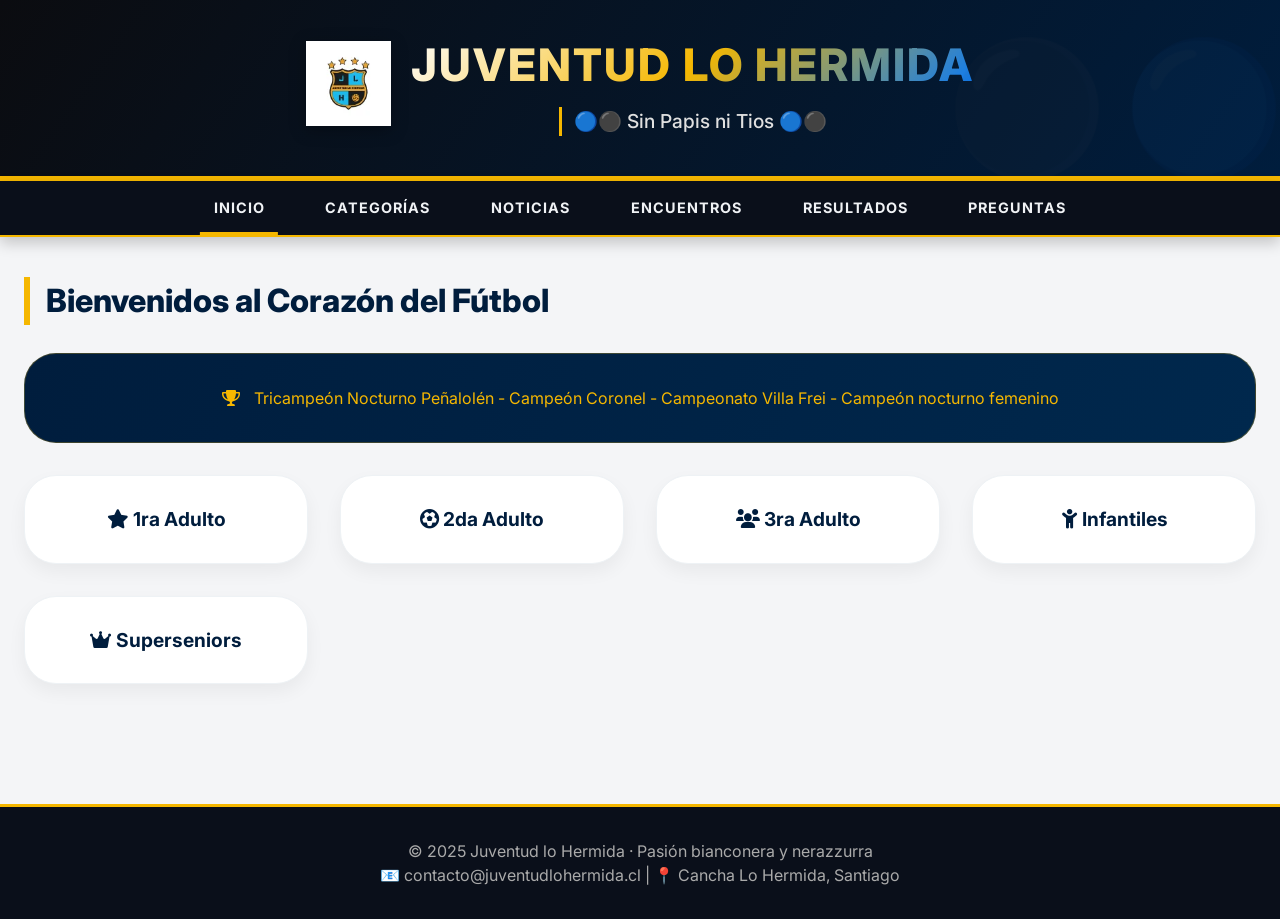
<file: juventud-lo-hermida-bkp/index.html>
<!DOCTYPE html>
<html lang="es">
<head>
    <meta charset="UTF-8">
    <meta name="viewport" content="width=device-width, initial-scale=1.0, user-scalable=yes">
    <title>Juventud lo Hermida | Club de Fútbol</title>
    <!-- Fuentes Modernas & Mejora de iconos -->
    <link href="https://fonts.googleapis.com/css2?family=Inter:opsz,wght@14..32,300;14..32,400;14..32,600;14..32,700;14..32,800&display=swap" rel="stylesheet">
    <link rel="stylesheet" href="https://cdnjs.cloudflare.com/ajax/libs/font-awesome/6.0.0-beta3/css/all.min.css">
    <link rel="stylesheet" href="css/styles.css">
</head>
<body>
    <header>
        <div class="container logo-header">
            <!-- Logo dinámico desde carpeta "img/" -> logo.png o logo.svg -->
            <img id="dynamicLogo" class="club-logo" src="img/logo.png" alt="Escudo Juventud lo Hermida" onerror="this.onerror=null; this.src='img/logo.svg'; this.onerror=function(){this.style.display='none'; document.getElementById('fallback-icon').style.display='flex';}">
            <div id="fallback-icon" style="display: none; background: #F5B700; width: 70px; height: 70px; border-radius: 50%; align-items: center; justify-content: center; font-size: 2.5rem; color:#001D3D;">
                <i class="fas fa-futbol"></i>
            </div>
            <div class="titulos-header">
                <h1>Juventud Lo Hermida</h1>
                <p>🔵⚫ Sin Papis ni Tios 🔵⚫</p>
            </div>
        </div>
    </header>

    <nav>
        <div class="container">
            <ul>
                <li><a href="#" onclick="showSection('inicio')">Inicio</a></li>
                <li><a href="#" onclick="showSection('categorias')">Categorías</a></li>
                <li><a href="#" onclick="showSection('noticias')">Noticias</a></li>
                <li><a href="#" onclick="showSection('encuentros')">Encuentros</a></li>
                <li><a href="#" onclick="showSection('resultados')">Resultados</a></li>
                <li><a href="#" onclick="showSection('preguntas')">Preguntas</a></li>
            </ul>
        </div>
    </nav>

    <main class="container">
        <!-- Inicio -->
        <section id="inicio" class="active">
            <h2>Bienvenidos al Corazón del Fútbol</h2>
            <div class="hero">
                <p><i class="fas fa-trophy" style="margin-right: 10px;"></i> Tricampeón Nocturno Peñalolén - Campeón Coronel - Campeonato Villa Frei - Campeón nocturno femenino</p>
            </div>
            <div class="categorias-preview">
                <div class="categoria-card" onclick="showCategoria('1ra-adulto')"><i class="fas fa-star"></i> 1ra Adulto</div>
                <div class="categoria-card" onclick="showCategoria('2da-adulto')"><i class="fas fa-futbol"></i> 2da Adulto</div>
                <div class="categoria-card" onclick="showCategoria('3ra-adulto')"><i class="fas fa-users"></i> 3ra Adulto</div>              
                <div class="categoria-card" onclick="showCategoria('infantiles')"><i class="fas fa-child"></i> Infantiles</div>
                <div class="categoria-card" onclick="showCategoria('superseniors')"><i class="fas fa-crown"></i> Superseniors</div>
            </div>
        </section>

        <!-- Categorías -->
        <section id="categorias">
            <h2>Categorías del Club</h2>
            <div class="categorias-buttons">
                <button onclick="showCategoria('1ra-adulto')">1ra Adulto</button>
                <button onclick="showCategoria('2da-adulto')">2da Adulto</button>
                <button onclick="showCategoria('3ra-adulto')">3ra Adulto</button>                
                <button onclick="showCategoria('infantiles')">Infantiles</button>
                <button onclick="showCategoria('superseniors')">Superseniors</button>
            </div>
            <div id="contenido-categoria" class="categoria-content"></div>
        </section>

        <!-- Noticias, Encuentros, Resultados -->
        <section id="noticias"><h2>Últimas Noticias</h2><div id="noticias-content" class="card-container"></div></section>
        <section id="encuentros"><h2>Próximos Encuentros</h2><div id="encuentros-content" class="card-container"></div></section>
        <section id="resultados"><h2>Resultados Recientes</h2><div id="resultados-content" class="card-container"></div></section>
        
        <!-- Preguntas -->
        <section id="preguntas">
            <h2>Haz tu Pregunta</h2>
            <div class="faq-container">
                <form id="pregunta-form">
                    <input type="text" id="nombre" placeholder="Tu nombre" required>
                    <input type="email" id="email" placeholder="Tu email" required>
                    <textarea id="pregunta" rows="4" placeholder="Escribe tu pregunta sobre el club, categorías o partidos..." required></textarea>
                    <button type="submit"><i class="fas fa-paper-plane"></i> Enviar Pregunta</button>
                </form>
                <div id="preguntas-enviadas">
                    <h3><i class="fas fa-comments"></i> Preguntas recientes</h3>
                    <ul id="lista-preguntas"></ul>
                </div>
            </div>
        </section>
    </main>

    <footer>
        <div class="container">
            <p>© 2025 Juventud lo Hermida · Pasión bianconera y nerazzurra</p>
            <p>📧 contacto@juventudlohermida.cl | 📍 Cancha Lo Hermida, Santiago</p>
        </div>
    </footer>

    <script src="js/script.js"></script>
</body>
</html>
</file>
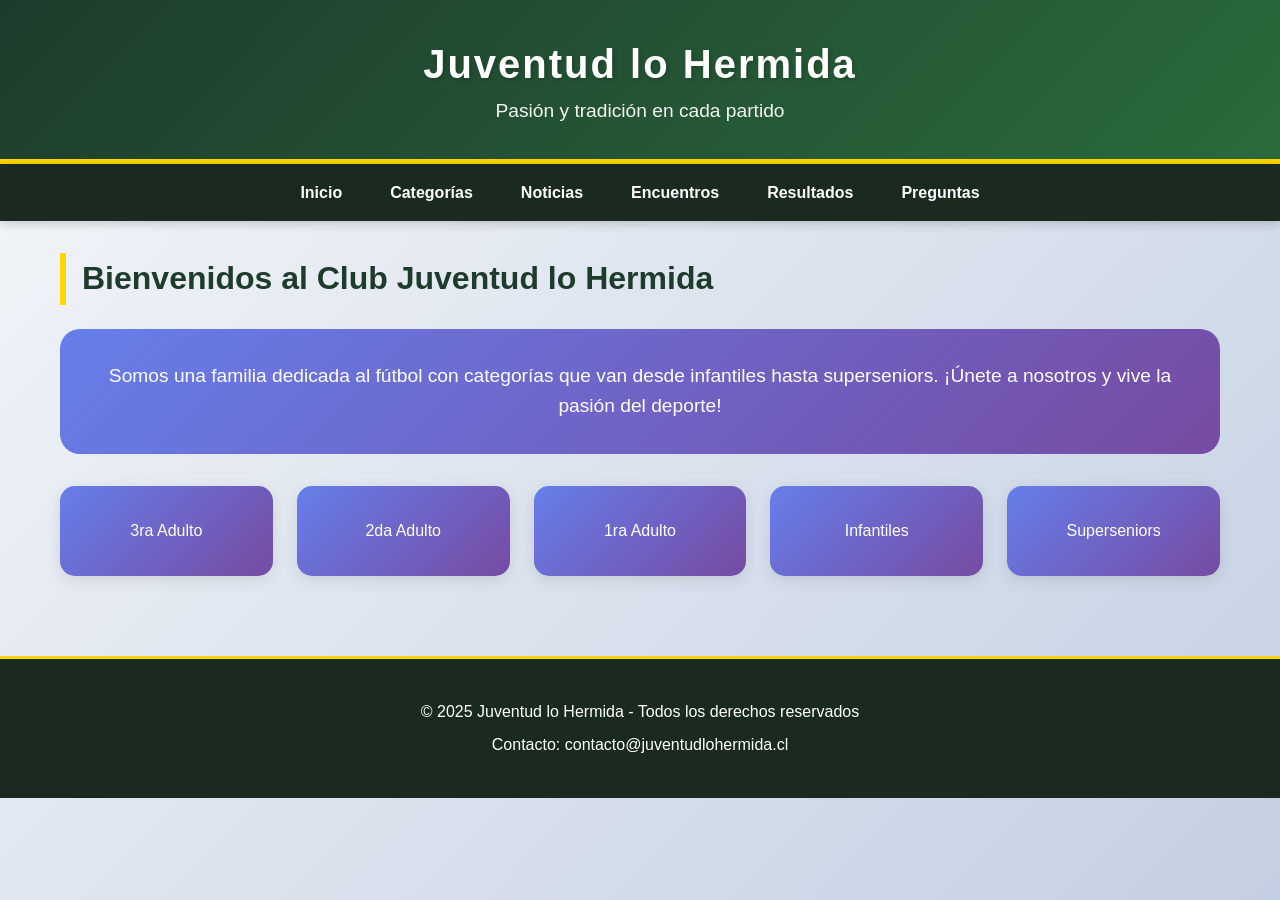
<file: juventud-lo-hermida/index.html>
<!DOCTYPE html>
<html lang="es">
<head>
    <meta charset="UTF-8">
    <meta name="viewport" content="width=device-width, initial-scale=1.0">
    <title>Juventud lo Hermida - Club de Fútbol</title>
    <link rel="stylesheet" href="css/styles.css">
</head>
<body>
    <header>
        <div class="container">
            <h1>Juventud lo Hermida</h1>
            <p>Pasión y tradición en cada partido</p>
        </div>
    </header>

    <nav>
        <div class="container">
            <ul>
                <li><a href="#" onclick="showSection('inicio')">Inicio</a></li>
                <li><a href="#" onclick="showSection('categorias')">Categorías</a></li>
                <li><a href="#" onclick="showSection('noticias')">Noticias</a></li>
                <li><a href="#" onclick="showSection('encuentros')">Encuentros</a></li>
                <li><a href="#" onclick="showSection('resultados')">Resultados</a></li>
                <li><a href="#" onclick="showSection('preguntas')">Preguntas</a></li>
            </ul>
        </div>
    </nav>

    <main class="container">
        <!-- Sección Inicio -->
        <section id="inicio" class="active">
            <h2>Bienvenidos al Club Juventud lo Hermida</h2>
            <div class="hero">
                <p>Somos una familia dedicada al fútbol con categorías que van desde infantiles hasta superseniors. ¡Únete a nosotros y vive la pasión del deporte!</p>
            </div>
            <div class="categorias-preview">
                <div class="categoria-card" onclick="showCategoria('3ra-adulto')">3ra Adulto</div>
                <div class="categoria-card" onclick="showCategoria('2da-adulto')">2da Adulto</div>
                <div class="categoria-card" onclick="showCategoria('1ra-adulto')">1ra Adulto</div>
                <div class="categoria-card" onclick="showCategoria('infantiles')">Infantiles</div>
                <div class="categoria-card" onclick="showCategoria('superseniors')">Superseniors</div>
            </div>
        </section>

        <!-- Sección Categorías -->
        <section id="categorias">
            <h2>Categorías del Club</h2>
            <div class="categorias-buttons">
                <button onclick="showCategoria('3ra-adulto')">3ra Adulto</button>
                <button onclick="showCategoria('2da-adulto')">2da Adulto</button>
                <button onclick="showCategoria('1ra-adulto')">1ra Adulto</button>
                <button onclick="showCategoria('infantiles')">Infantiles</button>
                <button onclick="showCategoria('superseniors')">Superseniors</button>
            </div>
            <div id="contenido-categoria" class="categoria-content">
                <!-- Aquí se carga dinámicamente el contenido de cada categoría -->
            </div>
        </section>

        <!-- Sección Noticias -->
        <section id="noticias">
            <h2>Últimas Noticias</h2>
            <div id="noticias-content" class="card-container">
                <!-- Cargado desde archivos -->
            </div>
        </section>

        <!-- Sección Encuentros -->
        <section id="encuentros">
            <h2>Próximos Encuentros</h2>
            <div id="encuentros-content" class="card-container">
                <!-- Cargado desde archivos -->
            </div>
        </section>

        <!-- Sección Resultados -->
        <section id="resultados">
            <h2>Resultados Recientes</h2>
            <div id="resultados-content" class="card-container">
                <!-- Cargado desde archivos -->
            </div>
        </section>

        <!-- Sección Preguntas -->
        <section id="preguntas">
            <h2>Haz tu Pregunta</h2>
            <div class="faq-container">
                <form id="pregunta-form">
                    <input type="text" id="nombre" placeholder="Tu nombre" required>
                    <input type="email" id="email" placeholder="Tu email" required>
                    <textarea id="pregunta" rows="4" placeholder="Escribe tu pregunta..." required></textarea>
                    <button type="submit">Enviar Pregunta</button>
                </form>
                <div id="preguntas-enviadas">
                    <h3>Preguntas recientes</h3>
                    <ul id="lista-preguntas"></ul>
                </div>
            </div>
        </section>
    </main>

    <footer>
        <div class="container">
            <p>&copy; 2025 Juventud lo Hermida - Todos los derechos reservados</p>
            <p>Contacto: contacto@juventudlohermida.cl</p>
        </div>
    </footer>

    <script>
        // Datos simulados de categorías con nombres de integrantes
        const categoriasData = {
            '3ra-adulto': {
                titulo: '3ra Adulto',
                integrantes: ['Carlos Pérez', 'Luis González', 'Miguel Soto', 'Fernando Rojas', 'Andrés Díaz', 'Ricardo Muñoz'],
                img: 'imagenes/3ra_adulto/equipo.jpg'
            },
            '2da-adulto': {
                titulo: '2da Adulto',
                integrantes: ['Juan López', 'Pedro Martínez', 'Sergio Ramírez', 'Diego Castro', 'Pablo Herrera', 'Cristián Fuentes'],
                img: 'imagenes/2da_adulto/equipo.jpg'
            },
            '1ra-adulto': {
                titulo: '1ra Adulto',
                integrantes: ['Marcelo Salas', 'Iván Zamorano', 'Claudio Bravo', 'Arturo Vidal', 'Gary Medel', 'Charles Aránguiz'],
                img: 'imagenes/1ra_adulto/equipo.jpg'
            },
            'infantiles': {
                titulo: 'Infantiles',
                integrantes: ['Tomás Álvarez', 'Benjamín Soto', 'Matías Rojas', 'Nicolás Díaz', 'Felipe Mora', 'Joaquín Castillo'],
                img: 'imagenes/infantiles/equipo.jpg'
            },
            'superseniors': {
                titulo: 'Superseniors (50+)',
                integrantes: ['José Ramírez', 'Hugo Sánchez', 'Luis Jiménez', 'René Ortega', 'Mario Kempes', 'Daniel Passarella'],
                img: 'imagenes/superseniors/equipo.jpg'
            }
        };

        // Función para mostrar sección
        function showSection(sectionId) {
            document.querySelectorAll('main section').forEach(section => {
                section.classList.remove('active');
            });
            document.getElementById(sectionId).classList.add('active');
        }

		// Función para mostrar categoría
		function showCategoria(categoria) {
			const data = categoriasData[categoria];
			if (data) {
				const container = document.getElementById('contenido-categoria');
				let integrantesHTML = '<ul>';
				data.integrantes.forEach(integrante => {
					integrantesHTML += `<li>${integrante}</li>`;
				});
				integrantesHTML += '</ul>';

				container.innerHTML = `
					<div class="categoria-detalle">
						<h3>${data.titulo}</h3>
						<img src="${data.img}" alt="${data.titulo}" onerror="this.onerror=null; this.src='https://placehold.co/400x250?text=Imagen+no+disponible';">
						<h4>Integrantes:</h4>
						${integrantesHTML}
					</div>
				`;
				showSection('categorias');
			}
		}

        // Cargar noticias desde archivos .txt
        async function cargarNoticias() {
            const noticiasLista = ['noticia1', 'noticia2'];
            const container = document.getElementById('noticias-content');
            container.innerHTML = '';
            for (let noti of noticiasLista) {
                try {
                    const response = await fetch(`noticias/${noti}.txt`);
                    if (response.ok) {
                        const texto = await response.text();
                        const div = document.createElement('div');
                        div.className = 'card';
                        div.innerHTML = `<h3>📰 Noticia</h3><p>${texto}</p>`;
                        container.appendChild(div);
                    } else {
                        throw new Error('No encontrado');
                    }
                } catch (e) {
                    const div = document.createElement('div');
                    div.className = 'card';
                    div.innerHTML = `<h3>📰 Noticia</h3><p>Ejemplo: Juventud lo Hermida se prepara para el torneo de primavera.</p>`;
                    container.appendChild(div);
                }
            }
        }

        async function cargarEncuentros() {
            const encuentrosLista = ['encuentro1', 'encuentro2'];
            const container = document.getElementById('encuentros-content');
            container.innerHTML = '';
            for (let enc of encuentrosLista) {
                try {
                    const response = await fetch(`encuentros/${enc}.txt`);
                    if (response.ok) {
                        const texto = await response.text();
                        const div = document.createElement('div');
                        div.className = 'card';
                        div.innerHTML = `<h3>⚽ Próximo partido</h3><p>${texto}</p>`;
                        container.appendChild(div);
                    } else {
                        throw new Error('No encontrado');
                    }
                } catch (e) {
                    const div = document.createElement('div');
                    div.className = 'card';
                    div.innerHTML = `<h3>⚽ Próximo partido</h3><p>1ra Adulto vs Deportivo Estrella - Sábado 20:00 hrs</p>`;
                    container.appendChild(div);
                }
            }
        }

        async function cargarResultados() {
            const resultadosLista = ['resultado1', 'resultado2'];
            const container = document.getElementById('resultados-content');
            container.innerHTML = '';
            for (let res of resultadosLista) {
                try {
                    const response = await fetch(`resultados/${res}.txt`);
                    if (response.ok) {
                        const texto = await response.text();
                        const div = document.createElement('div');
                        div.className = 'card';
                        div.innerHTML = `<h3>🏆 Resultado</h3><p>${texto}</p>`;
                        container.appendChild(div);
                    } else {
                        throw new Error('No encontrado');
                    }
                } catch (e) {
                    const div = document.createElement('div');
                    div.className = 'card';
                    div.innerHTML = `<h3>🏆 Resultado</h3><p>3ra Adulto 2-1 Victoria importante</p>`;
                    container.appendChild(div);
                }
            }
        }

        // Gestión de preguntas con localStorage
        function cargarPreguntasGuardadas() {
            const preguntas = JSON.parse(localStorage.getItem('preguntasJuventud')) || [];
            const lista = document.getElementById('lista-preguntas');
            lista.innerHTML = '';
            preguntas.forEach(p => {
                const li = document.createElement('li');
                li.innerHTML = `<strong>${p.nombre}:</strong> ${p.pregunta} <em>(${p.fecha})</em>`;
                lista.appendChild(li);
            });
        }

        document.getElementById('pregunta-form').addEventListener('submit', function(e) {
            e.preventDefault();
            const nombre = document.getElementById('nombre').value;
            const email = document.getElementById('email').value;
            const pregunta = document.getElementById('pregunta').value;
            const nuevaPregunta = {
                nombre: nombre,
                email: email,
                pregunta: pregunta,
                fecha: new Date().toLocaleString()
            };
            const preguntas = JSON.parse(localStorage.getItem('preguntasJuventud')) || [];
            preguntas.unshift(nuevaPregunta);
            localStorage.setItem('preguntasJuventud', JSON.stringify(preguntas.slice(0, 10))); // últimas 10
            cargarPreguntasGuardadas();
            document.getElementById('pregunta-form').reset();
            alert('Pregunta enviada con éxito');
        });

        // Inicialización
        window.onload = () => {
            showSection('inicio');
            cargarNoticias();
            cargarEncuentros();
            cargarResultados();
            cargarPreguntasGuardadas();
        };
    </script>
</body>
</html>
</file>
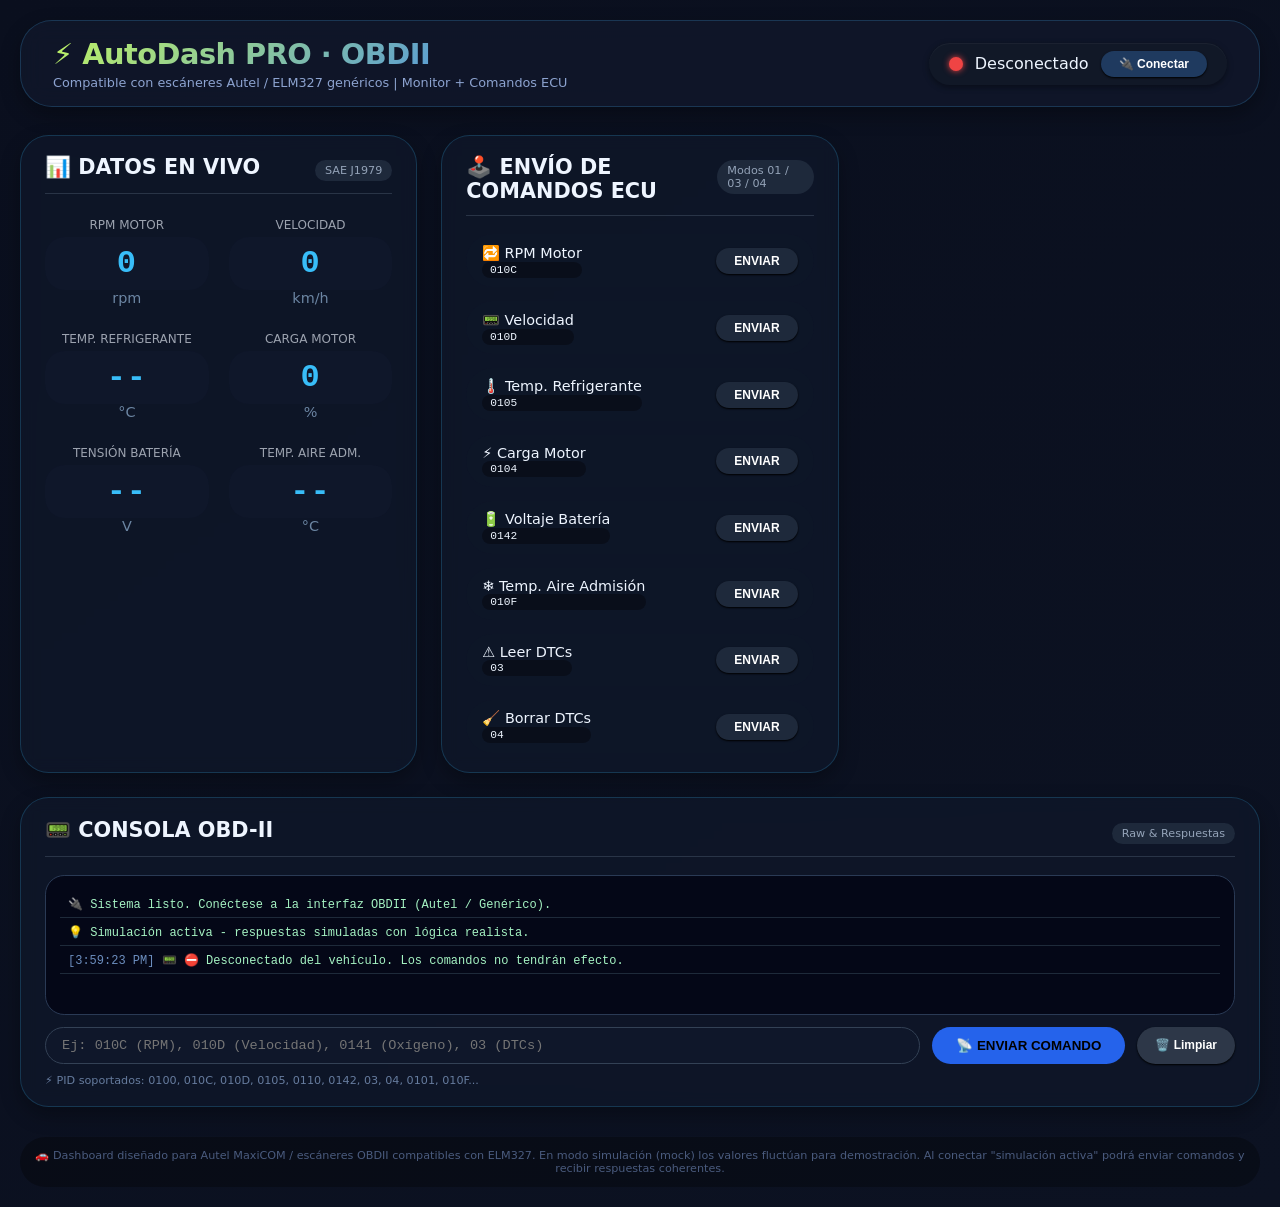
<file: Autel.html>
<!DOCTYPE html>
<html lang="es">
<head>
    <meta charset="UTF-8">
    <meta name="viewport" content="width=device-width, initial-scale=1.0, user-scalable=no">
    <title>AutoDash Pro - OBDII Dashboard | Autel & Genérico</title>
    <style>
        * {
            margin: 0;
            padding: 0;
            box-sizing: border-box;
            user-select: none; /* Evita selección accidental en elementos de interfaz */
        }

        body {
            background: linear-gradient(145deg, #0a0f1e 0%, #0c1222 100%);
            font-family: 'Segoe UI', 'Poppins', 'Inter', system-ui, -apple-system, 'Roboto', sans-serif;
            padding: 20px;
            min-height: 100vh;
            color: #eef5ff;
        }

        /* Dashboard container */
        .dashboard {
            max-width: 1400px;
            margin: 0 auto;
        }

        /* Header */
        .header {
            display: flex;
            justify-content: space-between;
            align-items: center;
            flex-wrap: wrap;
            gap: 15px;
            margin-bottom: 28px;
            background: rgba(18, 25, 45, 0.7);
            backdrop-filter: blur(12px);
            border-radius: 2rem;
            padding: 1rem 2rem;
            border: 1px solid rgba(72, 187, 255, 0.2);
            box-shadow: 0 8px 20px rgba(0,0,0,0.3);
        }

        .title h1 {
            font-size: 1.8rem;
            font-weight: 600;
            background: linear-gradient(135deg, #BEF264, #3B82F6);
            -webkit-background-clip: text;
            background-clip: text;
            color: transparent;
            letter-spacing: -0.5px;
        }

        .title p {
            font-size: 0.8rem;
            color: #8da3d0;
            margin-top: 4px;
        }

        .connection-status {
            background: #111827;
            padding: 8px 20px;
            border-radius: 60px;
            display: flex;
            align-items: center;
            gap: 12px;
            font-weight: 500;
            box-shadow: inset 0 1px 1px rgba(255,255,255,0.05), 0 2px 6px rgba(0,0,0,0.4);
        }

        .led {
            width: 14px;
            height: 14px;
            border-radius: 50%;
            background-color: #6b7280;
            box-shadow: 0 0 0px rgba(0,0,0,0.5);
            transition: all 0.2s ease;
        }

        .led.green {
            background-color: #22c55e;
            box-shadow: 0 0 8px #22c55e;
        }

        .led.red {
            background-color: #ef4444;
            box-shadow: 0 0 6px #ef4444;
        }

        /* Grid principal */
        .grid-main {
            display: grid;
            grid-template-columns: repeat(auto-fit, minmax(320px, 1fr));
            gap: 24px;
            margin-bottom: 30px;
        }

        /* Cards */
        .card {
            background: rgba(15, 23, 42, 0.75);
            backdrop-filter: blur(8px);
            border-radius: 1.8rem;
            border: 1px solid rgba(56, 189, 248, 0.2);
            padding: 1.2rem 1.5rem;
            transition: all 0.2s;
            box-shadow: 0 8px 20px rgba(0,0,0,0.3);
        }

        .card:hover {
            border-color: rgba(56, 189, 248, 0.5);
            background: rgba(20, 30, 55, 0.8);
        }

        .card-header {
            display: flex;
            justify-content: space-between;
            align-items: baseline;
            border-bottom: 1px solid rgba(71, 85, 105, 0.5);
            padding-bottom: 12px;
            margin-bottom: 18px;
        }

        .card-header h3 {
            font-weight: 600;
            font-size: 1.3rem;
            display: flex;
            align-items: center;
            gap: 8px;
        }

        .badge {
            background: #1e293b;
            padding: 4px 10px;
            border-radius: 30px;
            font-size: 0.7rem;
            color: #94a3b8;
        }

        /* Medidores tipo gauge */
        .sensor-grid {
            display: grid;
            grid-template-columns: repeat(2, 1fr);
            gap: 20px;
        }

        .gauge-item {
            text-align: center;
        }

        .gauge-value {
            font-size: 2rem;
            font-weight: 700;
            font-family: 'JetBrains Mono', monospace;
            background: #0f172a;
            padding: 8px 0;
            border-radius: 20px;
            margin-top: 5px;
            color: #38bdf8;
            letter-spacing: 1px;
        }

        .gauge-label {
            font-size: 0.75rem;
            text-transform: uppercase;
            font-weight: 500;
            color: #9ca3af;
            margin-top: 6px;
        }

        .unit {
            font-size: 0.9rem;
            color: #6c86a3;
        }

        /* Comandos OBD */
        .command-list {
            display: flex;
            flex-direction: column;
            gap: 14px;
        }

        .command-row {
            display: flex;
            justify-content: space-between;
            align-items: center;
            background: #0f172a70;
            padding: 10px 16px;
            border-radius: 60px;
            transition: 0.1s;
        }

        .command-name {
            font-weight: 500;
            font-size: 0.9rem;
        }

        .command-pid {
            font-family: monospace;
            font-size: 0.7rem;
            background: #00000055;
            padding: 2px 8px;
            border-radius: 30px;
        }

        .btn-cmd {
            background: #1e293b;
            border: none;
            color: white;
            padding: 6px 18px;
            border-radius: 40px;
            font-weight: 600;
            cursor: pointer;
            transition: 0.2s;
            font-size: 0.75rem;
            box-shadow: 0 1px 2px black;
        }

        .btn-cmd:hover {
            background: #2d3a5e;
            transform: scale(0.96);
            box-shadow: 0 0 6px #3b82f6;
        }

        .btn-cmd:active {
            transform: scale(0.94);
        }

        /* Consola / Log */
        .console-card {
            grid-column: 1 / -1;
        }

        .console-area {
            background: #030614cc;
            border-radius: 1.2rem;
            padding: 14px;
            height: 140px;
            overflow-y: auto;
            font-family: 'Fira Code', monospace;
            font-size: 0.75rem;
            color: #a5f3c3;
            border: 1px solid #2a3a55;
        }

        .console-line {
            border-bottom: 1px solid #1e2a3a;
            padding: 5px 8px;
            margin: 2px 0;
            font-family: monospace;
        }

        .custom-cmd {
            display: flex;
            gap: 12px;
            margin-top: 12px;
            flex-wrap: wrap;
        }

        .custom-input {
            flex: 2;
            background: #0f172a;
            border: 1px solid #334155;
            padding: 10px 16px;
            border-radius: 60px;
            color: white;
            font-family: monospace;
            font-size: 0.85rem;
        }

        .custom-input:focus {
            outline: none;
            border-color: #3b82f6;
        }

        .btn-send {
            background: #2563eb;
            border: none;
            padding: 0 24px;
            border-radius: 60px;
            font-weight: bold;
            cursor: pointer;
            transition: 0.2s;
        }

        /* Simulación ECU (mock) */
        .footer-note {
            margin-top: 24px;
            text-align: center;
            font-size: 0.7rem;
            color: #4a5b7e;
            background: rgba(0,0,0,0.3);
            padding: 12px;
            border-radius: 40px;
        }

        @media (max-width: 720px) {
            .sensor-grid {
                grid-template-columns: 1fr;
            }
            .header {
                flex-direction: column;
                align-items: stretch;
            }
        }
    </style>
</head>
<body>
<div class="dashboard">
    <div class="header">
        <div class="title">
            <h1>⚡ AutoDash PRO · OBDII</h1>
            <p>Compatible con escáneres Autel / ELM327 genéricos | Monitor + Comandos ECU</p>
        </div>
        <div class="connection-status" id="connStatusPanel">
            <div class="led" id="statusLed"></div>
            <span id="statusText">Desconectado</span>
            <button id="toggleConnBtn" class="btn-cmd" style="background: #1f3a5f;">🔌 Conectar</button>
        </div>
    </div>

    <div class="grid-main">
        <!-- Panel de sensores en tiempo real -->
        <div class="card">
            <div class="card-header">
                <h3>📊 DATOS EN VIVO</h3>
                <span class="badge">SAE J1979</span>
            </div>
            <div class="sensor-grid" id="sensorDataArea">
                <div class="gauge-item">
                    <div class="gauge-label">RPM MOTOR</div>
                    <div class="gauge-value" id="rpmVal">0</div>
                    <div class="unit">rpm</div>
                </div>
                <div class="gauge-item">
                    <div class="gauge-label">VELOCIDAD</div>
                    <div class="gauge-value" id="speedVal">0</div>
                    <div class="unit">km/h</div>
                </div>
                <div class="gauge-item">
                    <div class="gauge-label">TEMP. REFRIGERANTE</div>
                    <div class="gauge-value" id="coolantVal">--</div>
                    <div class="unit">°C</div>
                </div>
                <div class="gauge-item">
                    <div class="gauge-label">CARGA MOTOR</div>
                    <div class="gauge-value" id="loadVal">0</div>
                    <div class="unit">%</div>
                </div>
                <div class="gauge-item">
                    <div class="gauge-label">TENSIÓN BATERÍA</div>
                    <div class="gauge-value" id="voltageVal">--</div>
                    <div class="unit">V</div>
                </div>
                <div class="gauge-item">
                    <div class="gauge-label">TEMP. AIRE ADM.</div>
                    <div class="gauge-value" id="iatVal">--</div>
                    <div class="unit">°C</div>
                </div>
            </div>
        </div>

        <!-- Panel de comandos rápidos OBDII -->
        <div class="card">
            <div class="card-header">
                <h3>🕹️ ENVÍO DE COMANDOS ECU</h3>
                <span class="badge">Modos 01 / 03 / 04</span>
            </div>
            <div class="command-list" id="commandsList">
                <!-- comandos predefinidos vía js dinámica, pero puestos estructuralmente -->
            </div>
        </div>

        <!-- Consola interactiva + comandos personalizados -->
        <div class="card console-card">
            <div class="card-header">
                <h3>📟 CONSOLA OBD-II</h3>
                <span class="badge">Raw & Respuestas</span>
            </div>
            <div class="console-area" id="consoleLog">
                <div class="console-line">🔌 Sistema listo. Conéctese a la interfaz OBDII (Autel / Genérico).</div>
                <div class="console-line">💡 Simulación activa - respuestas simuladas con lógica realista.</div>
            </div>
            <div class="custom-cmd">
                <input type="text" class="custom-input" id="customPidInput" placeholder="Ej: 010C (RPM), 010D (Velocidad), 0141 (Oxígeno), 03 (DTCs)" autocomplete="off">
                <button id="sendRawCmdBtn" class="btn-send">📡 ENVIAR COMANDO</button>
                <button id="clearConsoleBtn" class="btn-cmd" style="background:#2d3748;">🗑️ Limpiar</button>
            </div>
            <div style="margin-top: 10px; font-size: 0.7rem; color:#667c9e;">
                ⚡ PID soportados: 0100, 010C, 010D, 0105, 0110, 0142, 03, 04, 0101, 010F...
            </div>
        </div>
    </div>
    <div class="footer-note">
        🚗 Dashboard diseñado para Autel MaxiCOM / escáneres OBDII compatibles con ELM327. 
        En modo simulación (mock) los valores fluctúan para demostración. Al conectar "simulación activa" podrá enviar comandos y recibir respuestas coherentes.
    </div>
</div>

<script>
    // ---------- SIMULADOR OBDII (Mock ECU) ----------
    // Compatible con comandos OBD estándar, respuesta estilo ELM327
    // Soporta modo 01 peticiones de datos, modo 03 DTCs, modo 04 clear DTCs

    // Estado de conexión (simulado)
    let isConnected = false;
    let refreshInterval = null;
    
    // Valores dinámicos simulados para el dashboard
    let simulatedData = {
        rpm: 1250,
        speed: 45,
        coolant: 87,
        engineLoad: 32,
        voltage: 13.8,
        intakeTemp: 34
    };

    // Función para simular la generación de datos de sensores (variación realista)
    function updateSimulatedSensors() {
        if (!isConnected) {
            // Si está desconectado, valores por defecto o guiones
            simulatedData.rpm = 0;
            simulatedData.speed = 0;
            simulatedData.coolant = '--';
            simulatedData.engineLoad = 0;
            simulatedData.voltage = '--';
            simulatedData.intakeTemp = '--';
            return;
        }
        // variación suave cuando conectado
        let deltaRpm = (Math.random() - 0.5) * 80;
        let newRpm = simulatedData.rpm + deltaRpm;
        simulatedData.rpm = Math.min(7000, Math.max(600, Math.floor(newRpm)));
        
        let deltaSpeed = (Math.random() - 0.5) * 3;
        let newSpeed = simulatedData.speed + deltaSpeed;
        simulatedData.speed = Math.min(180, Math.max(0, Math.floor(newSpeed)));
        
        let deltaCool = (Math.random() - 0.5) * 1.2;
        let newCool = (typeof simulatedData.coolant === 'number' ? simulatedData.coolant : 85) + deltaCool;
        simulatedData.coolant = Math.min(125, Math.max(70, Math.floor(newCool)));
        
        let deltaLoad = (Math.random() - 0.5) * 5;
        let newLoad = simulatedData.engineLoad + deltaLoad;
        simulatedData.engineLoad = Math.min(98, Math.max(3, Math.floor(newLoad)));
        
        let deltaVolt = (Math.random() - 0.5) * 0.15;
        let newVolt = (typeof simulatedData.voltage === 'number' ? simulatedData.voltage : 13.6) + deltaVolt;
        simulatedData.voltage = parseFloat(newVolt.toFixed(1));
        if(simulatedData.voltage > 14.8) simulatedData.voltage = 14.8;
        if(simulatedData.voltage < 11.5) simulatedData.voltage = 11.5;
        
        let deltaIat = (Math.random() - 0.5) * 1.5;
        let newIat = (typeof simulatedData.intakeTemp === 'number' ? simulatedData.intakeTemp : 32) + deltaIat;
        simulatedData.intakeTemp = Math.min(65, Math.max(15, Math.floor(newIat)));
    }

    // Actualizar UI de sensores
    function refreshSensorDisplay() {
        document.getElementById('rpmVal').innerText = (isConnected && simulatedData.rpm !== undefined) ? Math.floor(simulatedData.rpm) : '0';
        document.getElementById('speedVal').innerText = (isConnected && simulatedData.speed !== undefined) ? Math.floor(simulatedData.speed) : '0';
        document.getElementById('coolantVal').innerHTML = (isConnected && typeof simulatedData.coolant === 'number') ? simulatedData.coolant : '--';
        document.getElementById('loadVal').innerText = (isConnected && simulatedData.engineLoad !== undefined) ? Math.floor(simulatedData.engineLoad) : '0';
        document.getElementById('voltageVal').innerHTML = (isConnected && typeof simulatedData.voltage === 'number') ? simulatedData.voltage.toFixed(1) : '--';
        document.getElementById('iatVal').innerHTML = (isConnected && typeof simulatedData.intakeTemp === 'number') ? simulatedData.intakeTemp : '--';
    }

    // ----- Motor de respuestas OBDII (simulación inteligente) -----
    function processObdCommand(command) {
        if (!isConnected) return "ERROR: VEHÍCULO NO CONECTADO (verifique interfaz OBDII)";
        // Limpieza de comando: eliminar espacios, convertir upper
        let cmd = command.trim().toUpperCase().replace(/\s/g, '');
        // Soporte para comandos hex como "010C", "010D", "0105", "03", "04" etc.
        // Respuesta estilo: 41 0C 1A F0 ...
        if (cmd === "0100") {
            return "SEARCHING...\r\n41 00 BE 3E B8 13";   // PIDs soportados mock
        }
        else if (cmd === "010C") { // RPM
            let rpmRaw = Math.floor(simulatedData.rpm / 4); // A 4 bytes? segun spec: (A*256+B)/4
            let high = Math.floor(rpmRaw / 256);
            let low = rpmRaw % 256;
            return `41 0C ${high.toString(16).padStart(2,'0')} ${low.toString(16).padStart(2,'0')}`;
        }
        else if (cmd === "010D") { // Velocidad km/h
            let speedKmh = Math.floor(simulatedData.speed);
            return `41 0D ${speedKmh.toString(16).padStart(2,'0')}`;
        }
        else if (cmd === "0105") { // Temperatura refrigerante
            let coolantC = typeof simulatedData.coolant === 'number' ? simulatedData.coolant : 85;
            let coolantA = coolantC + 40; // offset -40°C
            return `41 05 ${coolantA.toString(16).padStart(2,'0')}`;
        }
        else if (cmd === "0104") { // Carga motor (calc load)
            let loadVal = simulatedData.engineLoad;
            let loadHex = Math.round(loadVal * 2.55).toString(16).padStart(2,'0');
            return `41 04 ${loadHex}`;
        }
        else if (cmd === "0142") { // Voltaje batería (control module voltage)
            let volts = typeof simulatedData.voltage === 'number' ? simulatedData.voltage : 13.6;
            let scaled = Math.round((volts / 8) * 255);
            if(scaled>255) scaled=255;
            return `41 42 ${scaled.toString(16).padStart(2,'0')}`;
        }
        else if (cmd === "010F") { // Temp aire admisión IAT
            let iatC = typeof simulatedData.intakeTemp === 'number' ? simulatedData.intakeTemp : 30;
            let iatRaw = iatC + 40;
            return `41 0F ${iatRaw.toString(16).padStart(2,'0')}`;
        }
        else if (cmd === "0110") { // MAF air flow rate (simulacion aleatoria)
            let maf = (Math.random() * 30 + 5).toFixed(0);
            let mafVal = Math.min(255, Math.floor(maf * 1.2));
            return `41 10 ${mafVal.toString(16).padStart(2,'0')}`;
        }
        else if (cmd === "03") { // Solicitar DTCs
            return "43 01 02 03 04 00 00 00 00 00"; // códigos simulados: P0102, P0300 etc mock
        }
        else if (cmd === "04") { // Clear DTCs / Reset MIL
            return "44"; // OK
        }
        else if (cmd.startsWith("01")) {
            // Otros PID modo 01 genérico fallback
            return "7F 01 12"; // Sub-function not supported mock
        }
        else {
            return "7F 11 22"; // comando no soportado
        }
    }

    // Actualizar display de conexión
    function updateConnectionUI() {
        const led = document.getElementById('statusLed');
        const statusSpan = document.getElementById('statusText');
        const btn = document.getElementById('toggleConnBtn');
        if (isConnected) {
            led.className = 'led green';
            statusSpan.innerText = 'Conectado a ECU (OBDII)';
            btn.innerText = '🔌 Desconectar';
            btn.style.background = "#4b2e2e";
        } else {
            led.className = 'led red';
            statusSpan.innerText = 'Desconectado';
            btn.innerText = '🔌 Conectar';
            btn.style.background = "#1f3a5f";
            // limpiar datos sensores a cero
            refreshSensorDisplay();
        }
    }

    // Enviar log a la consola
    function addConsoleLog(message, isError = false) {
        const consoleDiv = document.getElementById('consoleLog');
        const logLine = document.createElement('div');
        logLine.className = 'console-line';
        const timestamp = new Date().toLocaleTimeString();
        const prefix = isError ? '❌' : '📟';
        logLine.innerHTML = `<span style="color:#6c8ebf;">[${timestamp}]</span> ${prefix} ${message}`;
        consoleDiv.appendChild(logLine);
        logLine.scrollIntoView({ behavior: 'smooth', block: 'nearest' });
    }

    // Enviar comando (tanto desde botones rápidos como manual)
    function sendObdCommand(rawCommand, friendlyName = null) {
        if (!isConnected) {
            addConsoleLog(`No se puede enviar comando: ECU desconectada. Conecte el escáner OBDII.`, true);
            return;
        }
        let cmdStr = rawCommand.trim().toUpperCase();
        addConsoleLog(`>> Enviando: ${cmdStr} ${friendlyName ? `(${friendlyName})` : ''}`);
        // Simular latencia red (respuesta asíncrona)
        setTimeout(() => {
            let response = processObdCommand(cmdStr);
            addConsoleLog(`<< Respuesta OBD: ${response}`);
            // Si el comando es 04 (Clear DTC) mostrar confirmación extra
            if(cmdStr === "04" && response.includes("44")){
                addConsoleLog(`✅ Códigos de falla borrados exitosamente (DTC cleared).`);
            }
            // Si es 03 y detectamos DTC, mostrar advertencia mock
            if(cmdStr === "03") {
                addConsoleLog(`⚠️ DTCs activos simulados: P0102 (MAF), P0300 (Fallo encendido).`);
            }
        }, 80);
    }

    // Comandos rápidos predefinidos
    const quickCommands = [
        { name: "🔁 RPM Motor", pid: "010C", desc: "Revoluciones" },
        { name: "📟 Velocidad", pid: "010D", desc: "km/h" },
        { name: "🌡️ Temp. Refrigerante", pid: "0105", desc: "°C" },
        { name: "⚡ Carga Motor", pid: "0104", desc: "%" },
        { name: "🔋 Voltaje Batería", pid: "0142", desc: "V" },
        { name: "❄️ Temp. Aire Admisión", pid: "010F", desc: "IAT" },
        { name: "⚠️ Leer DTCs", pid: "03", desc: "Códigos falla" },
        { name: "🧹 Borrar DTCs", pid: "04", desc: "Reset MIL" }
    ];

    function buildCommandsPanel() {
        const container = document.getElementById('commandsList');
        container.innerHTML = '';
        quickCommands.forEach(cmd => {
            const row = document.createElement('div');
            row.className = 'command-row';
            row.innerHTML = `
                <div>
                    <div class="command-name">${cmd.name}</div>
                    <div class="command-pid">${cmd.pid}</div>
                </div>
                <button class="btn-cmd cmd-send-btn" data-pid="${cmd.pid}" data-name="${cmd.name}">ENVIAR</button>
            `;
            container.appendChild(row);
        });
        // event listeners dinámicos
        document.querySelectorAll('.cmd-send-btn').forEach(btn => {
            btn.addEventListener('click', (e) => {
                e.stopPropagation();
                const pid = btn.getAttribute('data-pid');
                const name = btn.getAttribute('data-name');
                sendObdCommand(pid, name);
            });
        });
    }

    // Conexión simulada: iniciar / detener refreshing de datos
    function setConnection(connected) {
        isConnected = connected;
        if (isConnected) {
            // Iniciar actualización periódica de valores simulados y UI
            if (refreshInterval) clearInterval(refreshInterval);
            refreshInterval = setInterval(() => {
                if (isConnected) {
                    updateSimulatedSensors();
                    refreshSensorDisplay();
                } else {
                    refreshSensorDisplay();
                }
            }, 500);
            addConsoleLog("🔌 Conexión OBDII establecida con la ECU (simulador Autel/Genérico). Los datos en vivo están activos.");
            // Forzar valores iniciales
            updateSimulatedSensors();
            refreshSensorDisplay();
        } else {
            if (refreshInterval) {
                clearInterval(refreshInterval);
                refreshInterval = null;
            }
            // resetear display de sensores
            refreshSensorDisplay();
            addConsoleLog("⛔ Desconectado del vehículo. Los comandos no tendrán efecto.");
        }
        updateConnectionUI();
    }

    // Eventos UI
    function initEvents() {
        document.getElementById('toggleConnBtn').addEventListener('click', () => {
            setConnection(!isConnected);
        });
        document.getElementById('sendRawCmdBtn').addEventListener('click', () => {
            const inputEl = document.getElementById('customPidInput');
            let rawCmd = inputEl.value.trim();
            if (rawCmd === "") {
                addConsoleLog("Ingrese un comando OBD válido (ej: 010C, 010D, 03)", true);
                return;
            }
            sendObdCommand(rawCmd, "comando personalizado");
            inputEl.value = "";
        });
        document.getElementById('clearConsoleBtn').addEventListener('click', () => {
            const consoleDiv = document.getElementById('consoleLog');
            consoleDiv.innerHTML = '<div class="console-line">🧹 Consola limpiada. Historial borrado.</div>';
        });
        document.getElementById('customPidInput').addEventListener('keypress', (e) => {
            if(e.key === 'Enter') {
                document.getElementById('sendRawCmdBtn').click();
            }
        });
    }

    // inicializacion
    function init() {
        buildCommandsPanel();
        initEvents();
        // setear desconectado por defecto
        setConnection(false);
        // Actualizar display cada medio segundo incluso desconectado muestra 0
        if(!refreshInterval) {
            refreshInterval = setInterval(() => {
                if(!isConnected) refreshSensorDisplay();
            }, 700);
        }
    }
    init();
</script>
</body>
</html>
</file>
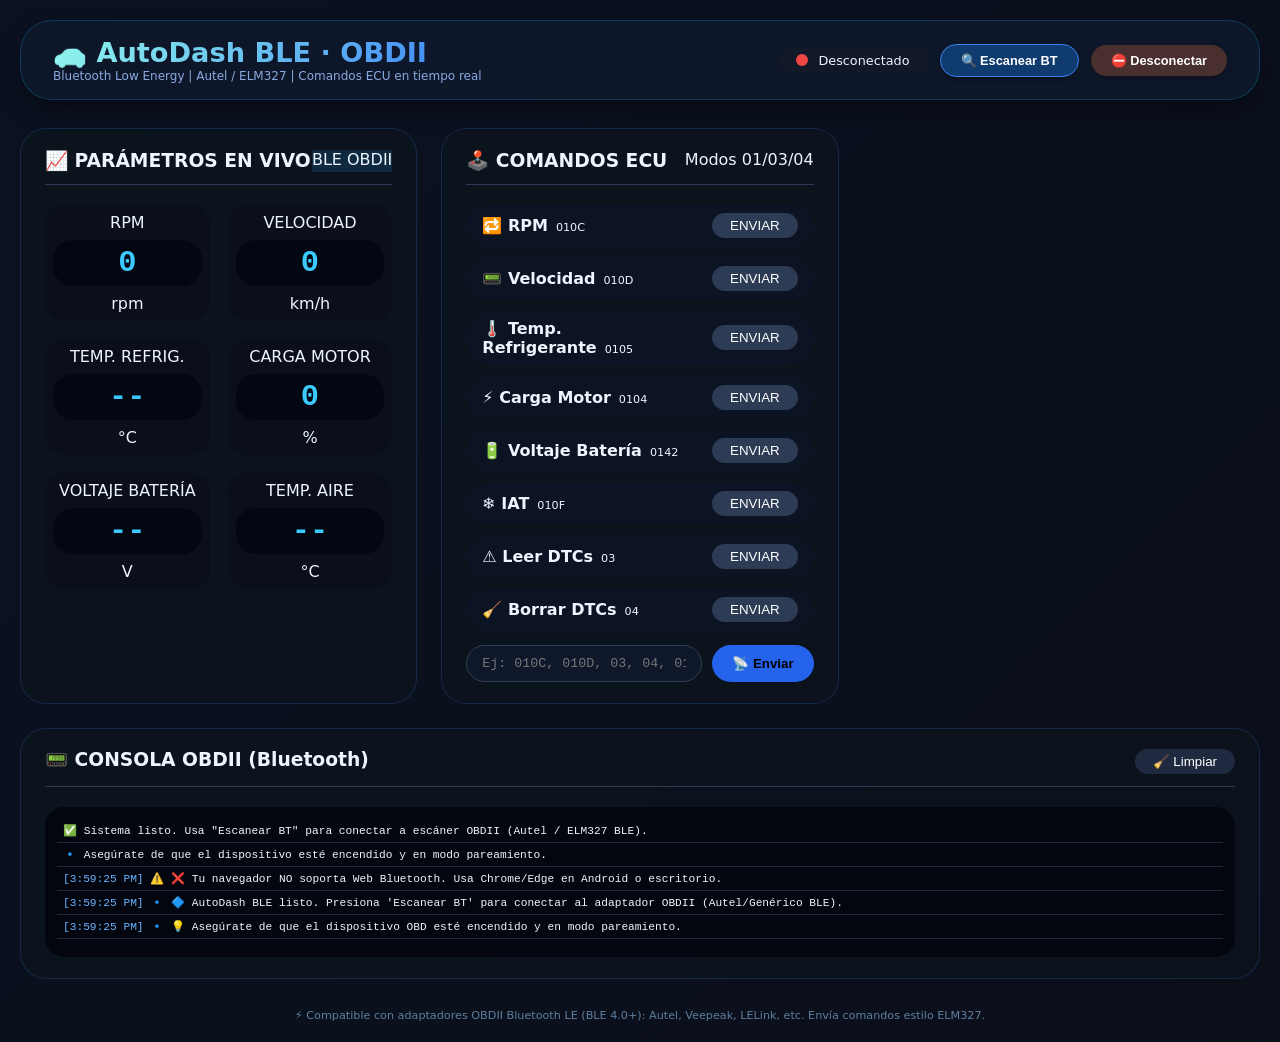
<file: Autel2.html>
<!DOCTYPE html>
<html lang="es">
<head>
    <meta charset="UTF-8">
    <meta name="viewport" content="width=device-width, initial-scale=1.0, user-scalable=yes">
    <title>AutoDash BLE - OBDII Bluetooth | Autel & ELM327</title>
    <style>
        * {
            margin: 0;
            padding: 0;
            box-sizing: border-box;
        }

        body {
            background: linear-gradient(135deg, #0b1120 0%, #0a0f1a 100%);
            font-family: 'Inter', 'Segoe UI', system-ui, sans-serif;
            padding: 20px;
            min-height: 100vh;
            color: #eef5ff;
        }

        .dashboard {
            max-width: 1440px;
            margin: 0 auto;
        }

        /* Header con opciones BT */
        .header {
            background: rgba(15, 25, 45, 0.8);
            backdrop-filter: blur(12px);
            border-radius: 2rem;
            padding: 1rem 2rem;
            display: flex;
            flex-wrap: wrap;
            justify-content: space-between;
            align-items: center;
            gap: 15px;
            margin-bottom: 28px;
            border: 1px solid rgba(0, 180, 255, 0.25);
            box-shadow: 0 10px 25px -5px rgba(0,0,0,0.5);
        }

        .title h1 {
            font-size: 1.7rem;
            background: linear-gradient(120deg, #90f7ec, #3b82f6);
            -webkit-background-clip: text;
            background-clip: text;
            color: transparent;
        }

        .title p {
            font-size: 0.75rem;
            color: #89a9e0;
        }

        .bt-controls {
            display: flex;
            gap: 12px;
            flex-wrap: wrap;
            align-items: center;
        }

        .btn {
            background: #1e2a3e;
            border: none;
            color: white;
            padding: 8px 20px;
            border-radius: 60px;
            font-weight: 600;
            cursor: pointer;
            transition: 0.2s;
            font-size: 0.8rem;
            box-shadow: 0 2px 5px rgba(0,0,0,0.3);
        }

        .btn-primary {
            background: #0f3b6f;
            border: 1px solid #3b82f6;
        }

        .btn-primary:hover {
            background: #1e4a8a;
            transform: scale(0.97);
        }

        .btn-danger {
            background: #5a2a2a;
        }

        .status-badge {
            background: #111827;
            padding: 6px 18px;
            border-radius: 60px;
            display: flex;
            align-items: center;
            gap: 10px;
            font-size: 0.8rem;
        }

        .led {
            width: 12px;
            height: 12px;
            border-radius: 50%;
            background: #6b7280;
            transition: all 0.2s;
        }

        .led.green {
            background: #22c55e;
            box-shadow: 0 0 8px #22c55e;
        }

        .led.blue {
            background: #3b82f6;
            box-shadow: 0 0 8px #3b82f6;
        }

        .led.red {
            background: #ef4444;
        }

        /* Grid */
        .grid-main {
            display: grid;
            grid-template-columns: repeat(auto-fit, minmax(330px, 1fr));
            gap: 24px;
            margin-bottom: 30px;
        }

        .card {
            background: rgba(12, 20, 30, 0.75);
            backdrop-filter: blur(4px);
            border-radius: 1.6rem;
            border: 1px solid rgba(59,130,246,0.2);
            padding: 1.3rem 1.5rem;
            transition: all 0.2s;
        }

        .card:hover {
            border-color: rgba(59,130,246,0.5);
        }

        .card-header {
            display: flex;
            justify-content: space-between;
            border-bottom: 1px solid #2d3a55;
            padding-bottom: 12px;
            margin-bottom: 20px;
        }

        .sensor-grid {
            display: grid;
            grid-template-columns: repeat(2, 1fr);
            gap: 18px;
        }

        .gauge-item {
            text-align: center;
            background: #0a101ccc;
            border-radius: 1.2rem;
            padding: 8px;
        }

        .gauge-value {
            font-size: 1.9rem;
            font-weight: 700;
            font-family: 'JetBrains Mono', monospace;
            background: #030712;
            margin: 8px 0;
            border-radius: 20px;
            padding: 6px;
            color: #3bc9ff;
        }

        .command-list {
            display: flex;
            flex-direction: column;
            gap: 12px;
        }

        .command-row {
            background: #0f172a80;
            display: flex;
            justify-content: space-between;
            align-items: center;
            padding: 8px 16px;
            border-radius: 50px;
        }

        .cmd-btn {
            background: #2d3b55;
            border: none;
            color: white;
            padding: 5px 18px;
            border-radius: 40px;
            font-weight: 500;
            cursor: pointer;
            transition: 0.1s;
        }

        .cmd-btn:active {
            transform: scale(0.94);
        }

        .console-area {
            background: #03060e;
            border-radius: 1.2rem;
            padding: 12px;
            height: 150px;
            overflow-y: auto;
            font-family: monospace;
            font-size: 0.7rem;
            margin-top: 15px;
        }

        .console-line {
            border-bottom: 1px solid #1e2a3a;
            padding: 5px 6px;
            word-break: break-all;
        }

        .custom-cmd {
            display: flex;
            gap: 10px;
            margin-top: 15px;
        }

        .custom-input {
            flex: 2;
            background: #0f172a;
            border: 1px solid #334155;
            padding: 10px 15px;
            border-radius: 50px;
            color: white;
            font-family: monospace;
        }

        .btn-send {
            background: #2563eb;
            padding: 0 20px;
            border-radius: 40px;
            border: none;
            font-weight: bold;
        }

        .footer {
            margin-top: 20px;
            font-size: 0.7rem;
            text-align: center;
            color: #5f7f9e;
        }

        @media (max-width: 700px) {
            .sensor-grid { grid-template-columns: 1fr; }
            .header { flex-direction: column; align-items: stretch; }
        }
    </style>
</head>
<body>
<div class="dashboard">
    <div class="header">
        <div class="title">
            <h1>🚗 AutoDash BLE · OBDII</h1>
            <p>Bluetooth Low Energy | Autel / ELM327 | Comandos ECU en tiempo real</p>
        </div>
        <div class="bt-controls">
            <div class="status-badge">
                <div class="led" id="btLed"></div>
                <span id="btStatusText">Desconectado</span>
            </div>
            <button id="scanBtn" class="btn btn-primary">🔍 Escanear BT</button>
            <button id="disconnectBtn" class="btn" style="background:#4a2f2f;">⛔ Desconectar</button>
        </div>
    </div>

    <div class="grid-main">
        <!-- Panel de sensores en vivo -->
        <div class="card">
            <div class="card-header">
                <h3>📈 PARÁMETROS EN VIVO</h3>
                <span class="badge" style="background:#0f2a3f;">BLE OBDII</span>
            </div>
            <div class="sensor-grid" id="sensorArea">
                <div class="gauge-item"><div class="gauge-label">RPM</div><div class="gauge-value" id="rpmVal">0</div><div class="unit">rpm</div></div>
                <div class="gauge-item"><div class="gauge-label">VELOCIDAD</div><div class="gauge-value" id="speedVal">0</div><div class="unit">km/h</div></div>
                <div class="gauge-item"><div class="gauge-label">TEMP. REFRIG.</div><div class="gauge-value" id="coolantVal">--</div><div class="unit">°C</div></div>
                <div class="gauge-item"><div class="gauge-label">CARGA MOTOR</div><div class="gauge-value" id="loadVal">0</div><div class="unit">%</div></div>
                <div class="gauge-item"><div class="gauge-label">VOLTAJE BATERÍA</div><div class="gauge-value" id="voltageVal">--</div><div class="unit">V</div></div>
                <div class="gauge-item"><div class="gauge-label">TEMP. AIRE</div><div class="gauge-value" id="iatVal">--</div><div class="unit">°C</div></div>
            </div>
        </div>
        
        <!-- Panel comandos rápidos ECU -->
        <div class="card">
            <div class="card-header">
                <h3>🕹️ COMANDOS ECU</h3>
                <span>Modos 01/03/04</span>
            </div>
            <div class="command-list" id="quickCommandsPanel"></div>
            <div class="custom-cmd">
                <input type="text" id="customPid" class="custom-input" placeholder="Ej: 010C, 010D, 03, 04, 0142" autocomplete="off">
                <button id="sendCustomBtn" class="btn-send">📡 Enviar</button>
            </div>
        </div>

        <!-- Consola / Logs Bluetooth -->
        <div class="card" style="grid-column: 1 / -1;">
            <div class="card-header">
                <h3>📟 CONSOLA OBDII (Bluetooth)</h3>
                <button id="clearConsoleBtn" class="cmd-btn" style="background:#1f2a40;">🧹 Limpiar</button>
            </div>
            <div class="console-area" id="btConsole">
                <div class="console-line">✅ Sistema listo. Usa "Escanear BT" para conectar a escáner OBDII (Autel / ELM327 BLE).</div>
                <div class="console-line">🔹 Asegúrate de que el dispositivo esté encendido y en modo pareamiento.</div>
            </div>
        </div>
    </div>
    <div class="footer">
        ⚡ Compatible con adaptadores OBDII Bluetooth LE (BLE 4.0+): Autel, Veepeak, LELink, etc. Envía comandos estilo ELM327.
    </div>
</div>

<script>
    // ---------------- GESTIÓN BLUETOOTH OBDII (Web Bluetooth API) ----------------
    let bluetoothDevice = null;
    let characteristic = null;
    let isBleConnected = false;
    let pollInterval = null;

    // Referencias UI
    const btLed = document.getElementById('btLed');
    const btStatusSpan = document.getElementById('btStatusText');
    const scanBtn = document.getElementById('scanBtn');
    const disconnectBtn = document.getElementById('disconnectBtn');
    const consoleDiv = document.getElementById('btConsole');
    const customPidInput = document.getElementById('customPid');
    const sendCustomBtn = document.getElementById('sendCustomBtn');
    const clearConsoleBtn = document.getElementById('clearConsoleBtn');

    // Elementos sensores
    const rpmSpan = document.getElementById('rpmVal');
    const speedSpan = document.getElementById('speedVal');
    const coolantSpan = document.getElementById('coolantVal');
    const loadSpan = document.getElementById('loadVal');
    const voltageSpan = document.getElementById('voltageVal');
    const iatSpan = document.getElementById('iatVal');

    // Variables para datos actuales (fallback en caso de no respuesta)
    let liveData = { rpm: 0, speed: 0, coolant: '--', load: 0, voltage: '--', iat: '--' };

    // Función para agregar logs a consola OBD
    function addConsoleLog(message, isError = false) {
        const logLine = document.createElement('div');
        logLine.className = 'console-line';
        const timestamp = new Date().toLocaleTimeString();
        const prefix = isError ? '⚠️' : '🔹';
        logLine.innerHTML = `<span style="color:#69b3ff;">[${timestamp}]</span> ${prefix} ${message}`;
        consoleDiv.appendChild(logLine);
        logLine.scrollIntoView({ behavior: 'smooth', block: 'nearest' });
        // mantener max 200 líneas
        while(consoleDiv.children.length > 180) consoleDiv.removeChild(consoleDiv.firstChild);
    }

    // Actualizar UI de conexión Bluetooth
    function updateConnectionUI() {
        if (isBleConnected && bluetoothDevice && bluetoothDevice.gatt.connected) {
            btLed.className = 'led green';
            btStatusSpan.innerText = 'Conectado a OBDII BLE';
            scanBtn.disabled = false;
        } else {
            btLed.className = 'led red';
            btStatusSpan.innerText = 'Desconectado';
            isBleConnected = false;
            if(pollInterval) { clearInterval(pollInterval); pollInterval = null; }
        }
    }

    // Enviar comando AT/ raw a través del servicio OBDII (escritura y lectura)
    async function sendObdCommand(command) {
        if (!isBleConnected || !characteristic) {
            addConsoleLog(`No conectado a ningún dispositivo Bluetooth. Escanea y conecta primero.`, true);
            return null;
        }
        // Limpiar comando
        let cmd = command.trim().toUpperCase();
        if (!cmd.endsWith('\r')) cmd += '\r';
        const encoder = new TextEncoder();
        try {
            await characteristic.writeValue(encoder.encode(cmd));
            addConsoleLog(`📤 Enviado: ${command} `);
            // Esperar respuesta (leer después de un breve delay)
            const response = await readWithTimeout(characteristic, 800);
            return response;
        } catch (err) {
            addConsoleLog(`Error al enviar comando: ${err.message}`, true);
            return null;
        }
    }

    // Leer respuesta con timeout
    async function readWithTimeout(characteristic, timeoutMs) {
        return new Promise(async (resolve, reject) => {
            let timeout = setTimeout(() => reject(new Error("Timeout lectura OBD")), timeoutMs);
            try {
                let value = await characteristic.readValue();
                clearTimeout(timeout);
                let decoder = new TextDecoder();
                let responseStr = decoder.decode(value);
                resolve(responseStr);
            } catch(e) {
                clearTimeout(timeout);
                reject(e);
            }
        });
    }

    // Función para ejecutar un comando y mostrar respuesta en consola (y procesar datos si es sensor)
    async function execObdCommandAndLog(command, description = "") {
        if (!isBleConnected) {
            addConsoleLog(`No conectado: no se puede enviar ${command}`, true);
            return null;
        }
        let response = await sendObdCommand(command);
        if (response) {
            let cleaned = response.replace(/[\x00-\x1F]/g, ' ').trim();
            addConsoleLog(`📥 Respuesta: ${cleaned} ${description ? `(${description})` : ''}`);
            // Procesar posibles actualizaciones de sensores según comando
            parseOBDResponse(command, cleaned);
            return cleaned;
        } else {
            addConsoleLog(`Sin respuesta para ${command}`, true);
            return null;
        }
    }

    // Decodificar respuestas OBDII (modo 01) para actualizar UI automáticamente
    function parseOBDResponse(cmdSent, rawResponse) {
        // Intentar parsear respuesta tipo "41 0C 1A F0" o "41 0D 2C"
        let upperResp = rawResponse.toUpperCase();
        let pidMatch = cmdSent.match(/01([0-9A-F]{2})/i);
        if (!pidMatch) return;
        let pid = pidMatch[1].toUpperCase();
        // buscar patrón 41 xx data..
        let regex = new RegExp(`41\\s*${pid}\\s+([0-9A-F]{2})(?:\\s+([0-9A-F]{2}))?`, 'i');
        let match = upperResp.match(regex);
        if (!match) return;

        if (pid === '0C') { // RPM
            let a = parseInt(match[1], 16);
            let b = match[2] ? parseInt(match[2], 16) : 0;
            let rpm = ((a * 256) + b) / 4;
            liveData.rpm = Math.round(rpm);
            rpmSpan.innerText = liveData.rpm;
        } else if (pid === '0D') { // Velocidad
            let speed = parseInt(match[1], 16);
            liveData.speed = speed;
            speedSpan.innerText = speed;
        } else if (pid === '05') { // Temperatura refrigerante
            let coolantRaw = parseInt(match[1], 16);
            let coolantC = coolantRaw - 40;
            liveData.coolant = coolantC;
            coolantSpan.innerText = coolantC;
        } else if (pid === '04') { // Carga motor (calculada)
            let loadRaw = parseInt(match[1], 16);
            let loadPercent = Math.round((loadRaw / 255) * 100);
            liveData.load = loadPercent;
            loadSpan.innerText = loadPercent;
        } else if (pid === '42') { // Voltaje batería (módulo de control)
            let voltRaw = parseInt(match[1], 16);
            let voltage = (voltRaw * 8) / 255;
            let voltageFixed = voltage.toFixed(1);
            liveData.voltage = voltageFixed;
            voltageSpan.innerText = voltageFixed;
        } else if (pid === '0F') { // IAT temp aire
            let iatRaw = parseInt(match[1], 16);
            let iatC = iatRaw - 40;
            liveData.iat = iatC;
            iatSpan.innerText = iatC;
        }
    }

    // Actualizar todos los sensores vía peticiones OBD secuenciales
    async function refreshAllSensors() {
        if (!isBleConnected) return;
        // Mandamos peticiones rápidas
        await execObdCommandAndLog('010C', 'RPM');
        await delay(60);
        await execObdCommandAndLog('010D', 'Velocidad');
        await delay(60);
        await execObdCommandAndLog('0105', 'Temp refrigerante');
        await delay(60);
        await execObdCommandAndLog('0104', 'Carga motor');
        await delay(60);
        await execObdCommandAndLog('0142', 'Voltaje');
        await delay(60);
        await execObdCommandAndLog('010F', 'IAT');
    }

    // Polling cíclico solo si está conectado
    function startPolling() {
        if(pollInterval) clearInterval(pollInterval);
        pollInterval = setInterval(async () => {
            if(isBleConnected && characteristic) {
                await refreshAllSensors();
            }
        }, 2200);
    }

    // Escaneo y conexión a dispositivo OBDII BLE
	// Escaneo y conexión a dispositivo OBDII BLE (con UUIDs completos y compatibilidad)
	async function connectToObdDevice() {
		try {
			addConsoleLog("Buscando dispositivos OBDII Bluetooth Low Energy...");
			
			// Opción 1: Filtrar por nombre (más fiable para Autel/ELM327 genéricos)
			// Opción 2: Usar UUIDs completos de servicios comunes en adaptadores OBDII
			const device = await navigator.bluetooth.requestDevice({
				filters: [
					{ namePrefix: 'OBD' },
					{ namePrefix: 'V-Link' },
					{ namePrefix: 'Autel' },
					{ namePrefix: 'LELink' },
					{ namePrefix: 'ELM327' },
					{ namePrefix: 'CarScanner' },
					{ name: 'Autel OBDII' }  // Nombre exacto común
				],
				optionalServices: [
					'0000ffe0-0000-1000-8000-00805f9b34fb',  // UUID completo para servicio ELM327
					'0000fff0-0000-1000-8000-00805f9b34fb',  // Alternativo
					'00001815-0000-1000-8000-00805f9b34fb',  // Servicio de Automoción
					'0000ff10-0000-1000-8000-00805f9b34fb'   // Otro común
				]
			});

			addConsoleLog(`✅ Dispositivo seleccionado: ${device.name || 'Desconocido'}`);
			const server = await device.gatt.connect();
			addConsoleLog("Conexión GATT establecida. Buscando servicio OBDII...");

			let service = null;
			const serviceUuids = [
				'0000ffe0-0000-1000-8000-00805f9b34fb',
				'0000fff0-0000-1000-8000-00805f9b34fb',
				'00001815-0000-1000-8000-00805f9b34fb',
				'0000ff10-0000-1000-8000-00805f9b34fb'
			];

			// Intentar obtener el servicio con los UUIDs comunes
			for (const uuid of serviceUuids) {
				try {
					service = await server.getPrimaryService(uuid);
					addConsoleLog(`✅ Servicio encontrado: ${uuid}`);
					break;
				} catch (e) {
					// Continuar con el siguiente UUID
				}
			}

			if (!service) {
				throw new Error("No se encontró ningún servicio OBDII compatible en el dispositivo.");
			}

			// Obtener todas las características del servicio
			const characteristics = await service.getCharacteristics();
			let writeChar = null;

			// Buscar característica con propiedad 'write' o 'writeWithoutResponse'
			for (const char of characteristics) {
				const properties = char.properties;
				if (properties.write || properties.writeWithoutResponse) {
					writeChar = char;
					addConsoleLog(`✅ Característica de escritura encontrada: ${char.uuid}`);
					break;
				}
			}

			if (!writeChar) {
				throw new Error("No se encontró característica adecuada para enviar comandos OBD.");
			}

			characteristic = writeChar;
			bluetoothDevice = device;
			isBleConnected = true;
			updateConnectionUI();
			addConsoleLog("🔌 Conectado a adaptador OBDII Bluetooth. Inicializando comunicación...");

			// Enviar comandos de inicialización AT (con pausas)
			await sendObdCommand('ATZ');
			await delay(400);
			await sendObdCommand('ATE0');
			await delay(200);
			await sendObdCommand('ATL0');
			await delay(200);
			await sendObdCommand('ATH0');
			await delay(200);
			await sendObdCommand('ATSP0');
			await delay(300);
			
			addConsoleLog("⚙️ Adaptador configurado. Iniciando lectura de datos...");
			await refreshAllSensors();
			startPolling();

		} catch (error) {
			addConsoleLog(`❌ Error de conexión Bluetooth: ${error.message}`, true);
			isBleConnected = false;
			bluetoothDevice = null;
			characteristic = null;
			updateConnectionUI();
		}
	}
    // Desconectar dispositivo
    async function disconnectDevice() {
        if (pollInterval) { clearInterval(pollInterval); pollInterval = null; }
        if (bluetoothDevice && bluetoothDevice.gatt.connected) {
            try {
                await bluetoothDevice.gatt.disconnect();
                addConsoleLog("Desconectado manualmente del dispositivo OBDII.");
            } catch(e) { addConsoleLog("Error al desconectar: "+e.message, true); }
        }
        isBleConnected = false;
        bluetoothDevice = null;
        characteristic = null;
        updateConnectionUI();
        // Reset sensores a 0 o --
        rpmSpan.innerText = "0";
        speedSpan.innerText = "0";
        coolantSpan.innerText = "--";
        loadSpan.innerText = "0";
        voltageSpan.innerText = "--";
        iatSpan.innerText = "--";
        liveData = { rpm:0, speed:0, coolant:'--', load:0, voltage:'--', iat:'--' };
    }

    // Comando personalizado
    async function sendCustomPid() {
        let cmd = customPidInput.value.trim();
        if(!cmd) { addConsoleLog("Escriba un PID o comando OBD (ej: 010C, 03, 010D)", true); return; }
        if(!isBleConnected) { addConsoleLog("No hay conexión Bluetooth activa. Escanea y conecta primero.", true); return; }
        let response = await sendObdCommand(cmd);
        if(response) {
            let cleaned = response.replace(/[\x00-\x1F]/g, ' ').trim();
            addConsoleLog(`Respuesta a ${cmd}: ${cleaned}`);
            parseOBDResponse(cmd, cleaned);
        } else {
            addConsoleLog(`Sin respuesta para comando: ${cmd}`, true);
        }
        customPidInput.value = '';
    }

    // Funciones auxiliares
    function delay(ms) { return new Promise(resolve => setTimeout(resolve, ms)); }

    // Botones rápidos precargados
    const quickCommands = [
        { name: "🔁 RPM", pid: "010C" }, { name: "📟 Velocidad", pid: "010D" }, { name: "🌡️ Temp. Refrigerante", pid: "0105" },
        { name: "⚡ Carga Motor", pid: "0104" }, { name: "🔋 Voltaje Batería", pid: "0142" }, { name: "❄️ IAT", pid: "010F" },
        { name: "⚠️ Leer DTCs", pid: "03" }, { name: "🧹 Borrar DTCs", pid: "04" }
    ];

    function buildQuickCommands() {
        const container = document.getElementById('quickCommandsPanel');
        container.innerHTML = '';
        quickCommands.forEach(cmd => {
            const row = document.createElement('div');
            row.className = 'command-row';
            row.innerHTML = `
                <span><strong>${cmd.name}</strong><span style="margin-left:8px; font-size:0.7rem;">${cmd.pid}</span></span>
                <button class="cmd-btn quick-cmd" data-pid="${cmd.pid}">ENVIAR</button>
            `;
            container.appendChild(row);
        });
        document.querySelectorAll('.quick-cmd').forEach(btn => {
            btn.addEventListener('click', async (e) => {
                let pid = btn.getAttribute('data-pid');
                if(!isBleConnected) { addConsoleLog("Primero conecta vía Bluetooth", true); return; }
                await execObdCommandAndLog(pid, "comando rápido");
            });
        });
    }

    // Modo simulación offline? al no tener BT el usuario puede usar el modo demo? no, se mantiene real BT.
    // Pero mostrar que la conexión es real. Si el navegador no soporta Web Bluetooth se informa.
    function checkWebBluetoothSupport() {
        if (!('bluetooth' in navigator)) {
            addConsoleLog("❌ Tu navegador NO soporta Web Bluetooth. Usa Chrome/Edge en Android o escritorio.", true);
            scanBtn.disabled = true;
            disconnectBtn.disabled = true;
        } else {
            addConsoleLog("🌐 Web Bluetooth disponible. Escanea tu adaptador OBDII BLE (Autel/ELM327).");
        }
    }

    // Event listeners
    scanBtn.addEventListener('click', () => {
        if(isBleConnected) {
            addConsoleLog("Ya hay una conexión activa. Desconecta antes de escanear de nuevo.", true);
            return;
        }
        connectToObdDevice().catch(err => addConsoleLog("Error escaneo: "+err.message, true));
    });
    disconnectBtn.addEventListener('click', () => disconnectDevice());
    sendCustomBtn.addEventListener('click', () => sendCustomPid());
    clearConsoleBtn.addEventListener('click', () => {
        while(consoleDiv.children.length > 2) consoleDiv.removeChild(consoleDiv.lastChild);
        addConsoleLog("Consola limpiada.");
    });
    customPidInput.addEventListener('keypress', (e) => { if(e.key==='Enter') sendCustomPid(); });

    // Inicializar
    buildQuickCommands();
    checkWebBluetoothSupport();
    updateConnectionUI();
    // Si por algún motivo no hay conexión, no hay polling
    addConsoleLog("🔷 AutoDash BLE listo. Presiona 'Escanear BT' para conectar al adaptador OBDII (Autel/Genérico BLE).");
    addConsoleLog("💡 Asegúrate de que el dispositivo OBD esté encendido y en modo pareamiento.");
</script>
</body>
</html>
</file>
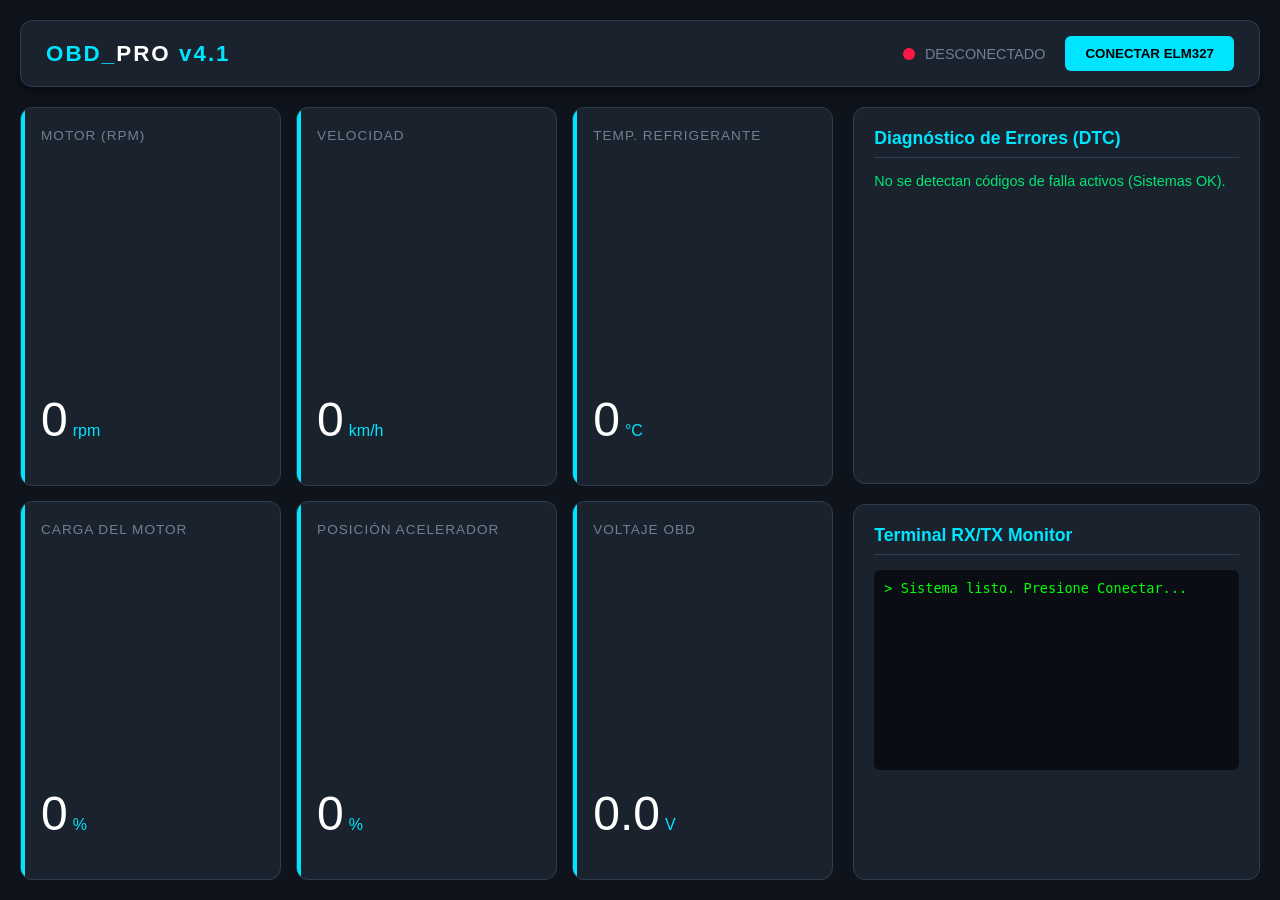
<file: Dashboard.html>
<!DOCTYPE html>
<html lang="es">
<head>
    <meta charset="UTF-8">
    <meta name="viewport" content="width=device-width, initial-scale=1.0">
    <title>OBD2 Professional Scanner</title>
    <style>
        :root {
            --bg-color: #0f141c;
            --panel-color: #1a222d;
            --accent-color: #00e5ff;
            --text-color: #ffffff;
            --text-muted: #708090;
            --success: #00e676;
            --warning: #ffea00;
            --danger: #ff1744;
        }

        * {
            box-sizing: border-box;
            margin: 0;
            padding: 0;
            font-family: 'Segoe UI', Tahoma, Geneva, Verdana, sans-serif;
        }

        body {
            background-color: var(--bg-color);
            color: var(--text-color);
            padding: 20px;
            display: flex;
            flex-direction: column;
            height: 100vh;
        }

        /* Header / Barra de Estado */
        header {
            display: flex;
            justify-content: space-between;
            align-items: center;
            background-color: var(--panel-color);
            padding: 15px 25px;
            border-radius: 12px;
            margin-bottom: 20px;
            border: 1px solid #2d3d52;
            box-shadow: 0 4px 15px rgba(0,0,0,0.5);
        }

        .logo {
            font-weight: bold;
            font-size: 1.4rem;
            letter-spacing: 2px;
            color: var(--accent-color);
        }

        .logo span { color: var(--text-color); }

        .btn-connect {
            background-color: var(--accent-color);
            color: #000;
            border: none;
            padding: 10px 20px;
            font-weight: bold;
            border-radius: 6px;
            cursor: pointer;
            transition: all 0.3s ease;
            text-transform: uppercase;
        }

        .btn-connect:hover {
            background-color: #00b3cc;
            box-shadow: 0 0 10px rgba(0,229,255,0.5);
        }

        .status-indicator {
            display: flex;
            align-items: center;
            gap: 10px;
            font-size: 0.9rem;
            color: var(--text-muted);
        }

        .dot {
            width: 12px;
            height: 12px;
            background-color: var(--danger);
            border-radius: 50%;
            display: inline-block;
        }

        .dot.connected { background-color: var(--success); }

        /* Grid Principal */
        .main-layout {
            display: grid;
            grid-template-columns: 2fr 1fr;
            gap: 20px;
            flex: 1;
            min-height: 0; /* Evita desbordamiento */
        }

        /* Panel de Medidores (Live Data) */
        .dashboard-grid {
            display: grid;
            grid-template-columns: repeat(auto-fit, minmax(220px, 1fr));
            gap: 15px;
        }

        .gauge-card {
            background-color: var(--panel-color);
            border: 1px solid #2d3d52;
            border-radius: 12px;
            padding: 20px;
            display: flex;
            flex-direction: column;
            justify-content: space-between;
            position: relative;
            overflow: hidden;
        }

        .gauge-card::before {
            content: '';
            position: absolute;
            top: 0; left: 0; width: 4px; height: 100%;
            background-color: var(--accent-color);
        }

        .gauge-label {
            font-size: 0.85rem;
            color: var(--text-muted);
            text-transform: uppercase;
            letter-spacing: 1px;
        }

        .gauge-value {
            font-size: 3rem;
            font-weight: 300;
            margin: 15px 0;
            color: var(--text-color);
            font-family: 'Courier New', Courier, monospace;
        }

        .gauge-unit {
            font-size: 1rem;
            color: var(--accent-color);
            margin-left: 5px;
        }

        /* Panel Lateral (Consola y DTCs) */
        .sidebar {
            display: flex;
            flex-direction: column;
            gap: 20px;
        }

        .panel {
            background-color: var(--panel-color);
            border: 1px solid #2d3d52;
            border-radius: 12px;
            padding: 20px;
            display: flex;
            flex-direction: column;
            flex: 1;
        }

        .panel h3 {
            font-size: 1.1rem;
            margin-bottom: 15px;
            border-bottom: 1px solid #2d3d52;
            padding-bottom: 8px;
            color: var(--accent-color);
        }

        /* Terminal de Datos */
        .terminal {
            background-color: #0a0e14;
            border-radius: 6px;
            padding: 10px;
            font-family: monospace;
            font-size: 0.85rem;
            color: #00ff00;
            overflow-y: auto;
            flex: 1;
            max-height: 200px;
        }

        /* Códigos de Error (DTC) */
        .dtc-container {
            display: flex;
            flex-direction: column;
            gap: 10px;
            overflow-y: auto;
        }

        .dtc-item {
            background: #251216;
            border-left: 4px solid var(--danger);
            padding: 10px;
            border-radius: 4px;
        }

        .dtc-code {
            font-weight: bold;
            color: var(--danger);
        }

        .dtc-desc {
            font-size: 0.85rem;
            color: #d8d8d8;
            margin-top: 2px;
        }
    </style>
</head>
<body>

    <header>
        <div class="logo">OBD_<span>PRO</span> v4.1</div>
        <div style="display: flex; align-items: center; gap: 20px;">
            <div class="status-indicator">
                <span id="status-dot" class="dot"></span>
                <span id="status-text">DESCONECTADO</span>
            </div>
            <button class="btn-connect" id="connect-btn">Conectar ELM327</button>
        </div>
    </header>

    <div class="main-layout">
        
        <div class="dashboard-grid">
            <div class="gauge-card">
                <div class="gauge-label">Motor (RPM)</div>
                <div class="gauge-value"><span id="val-rpm">0</span><span class="gauge-unit">rpm</span></div>
            </div>
            <div class="gauge-card">
                <div class="gauge-label">Velocidad</div>
                <div class="gauge-value"><span id="val-speed">0</span><span class="gauge-unit">km/h</span></div>
            </div>
            <div class="gauge-card">
                <div class="gauge-label">Temp. Refrigerante</div>
                <div class="gauge-value"><span id="val-temp">0</span><span class="gauge-unit">°C</span></div>
            </div>
            <div class="gauge-card">
                <div class="gauge-label">Carga del Motor</div>
                <div class="gauge-value"><span id="val-load">0</span><span class="gauge-unit">%</span></div>
            </div>
            <div class="gauge-card">
                <div class="gauge-label">Posición Acelerador</div>
                <div class="gauge-value"><span id="val-throttle">0</span><span class="gauge-unit">%</span></div>
            </div>
            <div class="gauge-card">
                <div class="gauge-label">Voltaje OBD</div>
                <div class="gauge-value"><span id="val-voltage">0.0</span><span class="gauge-unit">V</span></div>
            </div>
        </div>

        <div class="sidebar">
            <div class="panel">
                <h3>Diagnóstico de Errores (DTC)</h3>
                <div class="dtc-container" id="dtc-box">
                    <div style="color: var(--success); font-size: 0.9rem;">No se detectan códigos de falla activos (Sistemas OK).</div>
                </div>
            </div>
            
            <div class="panel">
                <h3>Terminal RX/TX Monitor</h3>
                <div class="terminal" id="terminal-log">> Sistema listo. Presione Conectar...</div>
            </div>
        </div>

    </div>

    <script>
        // Configuración de Bluetooth y OBD2 (Protocolo AT)
        const ELM327_SERVICE_UUID = '00001101-0000-1000-8000-00805f9b34fb'; // UUID Serial Puerto estándar
        const ELM327_CHARACTERISTIC_UUID = '00001101-0000-1000-8000-00805f9b34fb'; 

        let bluetoothDevice = null;
        let obdCharacteristic = null;
        let commandQueue = [];
        let isReading = false;

        const connectBtn = document.getElementById('connect-btn');
        const statusDot = document.getElementById('status-dot');
        const statusText = document.getElementById('status-text');
        const terminalLog = document.getElementById('terminal-log');

        // PIDs OBD2 comunes
        const PIDS = {
            RPM: '010C\r',
            SPEED: '010D\r',
            COOLANT_TEMP: '0105\r',
            ENGINE_LOAD: '0104\r',
            THROTTLE: '0111\r',
            VOLTAGE: 'ATRV\r'
        };

        connectBtn.addEventListener('click', async () => {
            if (!navigator.bluetooth) {
                logTerminal("Error: Tu navegador no soporta Web Bluetooth API.");
                return;
            }

            try {
                logTerminal("Buscando ELM327 Bluetooth...");
                bluetoothDevice = await navigator.bluetooth.requestDevice({
                    filters: [{ services: [ELM327_SERVICE_UUID] }],
                    // Si tu clon no expone el servicio, descomenta la siguiente línea y comenta la de arriba:
                    // acceptAllDevices: true, optionalServices: [ELM327_SERVICE_UUID]
                });

                logTerminal(`Conectando a: ${bluetoothDevice.name}...`);
                const server = await bluetoothDevice.gatt.connect();
                
                logTerminal("Buscando canal Serial...");
                const service = await server.getPrimaryService(ELM327_SERVICE_UUID);
                obdCharacteristic = await service.getCharacteristic(ELM327_CHARACTERISTIC_UUID);

                // Escuchar respuestas del carro
                await obdCharacteristic.startNotifications();
                obdCharacteristic.addEventListener('characteristicvaluechanged', handleOBDResponse);

                // UI Cambios
                statusDot.classList.add('connected');
                statusText.innerText = "CONECTADO (" + bluetoothDevice.name + ")";
                statusText.style.color = "var(--success)";
                connectBtn.innerText = "Desconectar";

                // Inicializar ELM327
                await sendATCommand('ATZ\r');       // Reset
                await sendATCommand('ATE0\r');      // Eco OFF
                await sendATCommand('ATSP0\r');     // Protocolo automático

                // Comenzar ciclo de lectura en tiempo real
                startPolling();

            } catch (error) {
                logTerminal("Error: " + error);
                console.error(error);
            }
        });

        function logTerminal(msg) {
            terminalLog.innerHTML += `<br>> ${msg}`;
            terminalLog.scrollTop = terminalLog.scrollHeight;
        }

        async function sendATCommand(cmd) {
            if (!obdCharacteristic) return;
            logTerminal(`TX: ${cmd.trim()}`);
            let encoder = new TextEncoder();
            await obdCharacteristic.writeValue(encoder.encode(cmd));
        }

        // Bucle para pedir datos al coche continuamente
        async function startPolling() {
            setInterval(async () => {
                if (!obdCharacteristic) return;
                
                // Pedimos secuencialmente los datos simulando cola
                await sendATCommand(PIDS.RPM);
                await new Promise(r => setTimeout(r, 200)); // Delay corto entre comandos
                await sendATCommand(PIDS.SPEED);
                await new Promise(r => setTimeout(r, 200));
                await sendATCommand(PIDS.COOLANT_TEMP);
            }, 1500); 
        }

        // Procesar lo que devuelve el chip ELM327
        function handleOBDResponse(event) {
            let decoder = new TextDecoder('utf-8');
            let response = decoder.decode(event.target.value).trim();
            logTerminal(`RX: ${response}`);

            // Analizar la respuesta (Filtro básico de respuestas OBD2)
            // Una respuesta típica a "010C" (RPM) es "41 0C 1A F8"
            if (response.includes("41 0C")) { // Respuesta RPM
                let parts = response.split(" ");
                let a = parseInt(parts[2], 16);
                let b = parseInt(parts[3], 16);
                let rpm = ((a * 256) + b) / 4;
                document.getElementById('val-rpm').innerText = Math.round(rpm);
            } 
            else if (response.includes("41 0D")) { // Respuesta Velocidad
                let parts = response.split(" ");
                let speed = parseInt(parts[2], 16);
                document.getElementById('val-speed').innerText = speed;
            }
            else if (response.includes("41 05")) { // Temp Refrigerante
                let parts = response.split(" ");
                let temp = parseInt(parts[2], 16) - 40;
                document.getElementById('val-temp').innerText = temp;
            }
            // Puedes agregar más parsers aquí para LOAD, THROTTLE, etc.
        }
    </script>
</body>
</html>
</file>
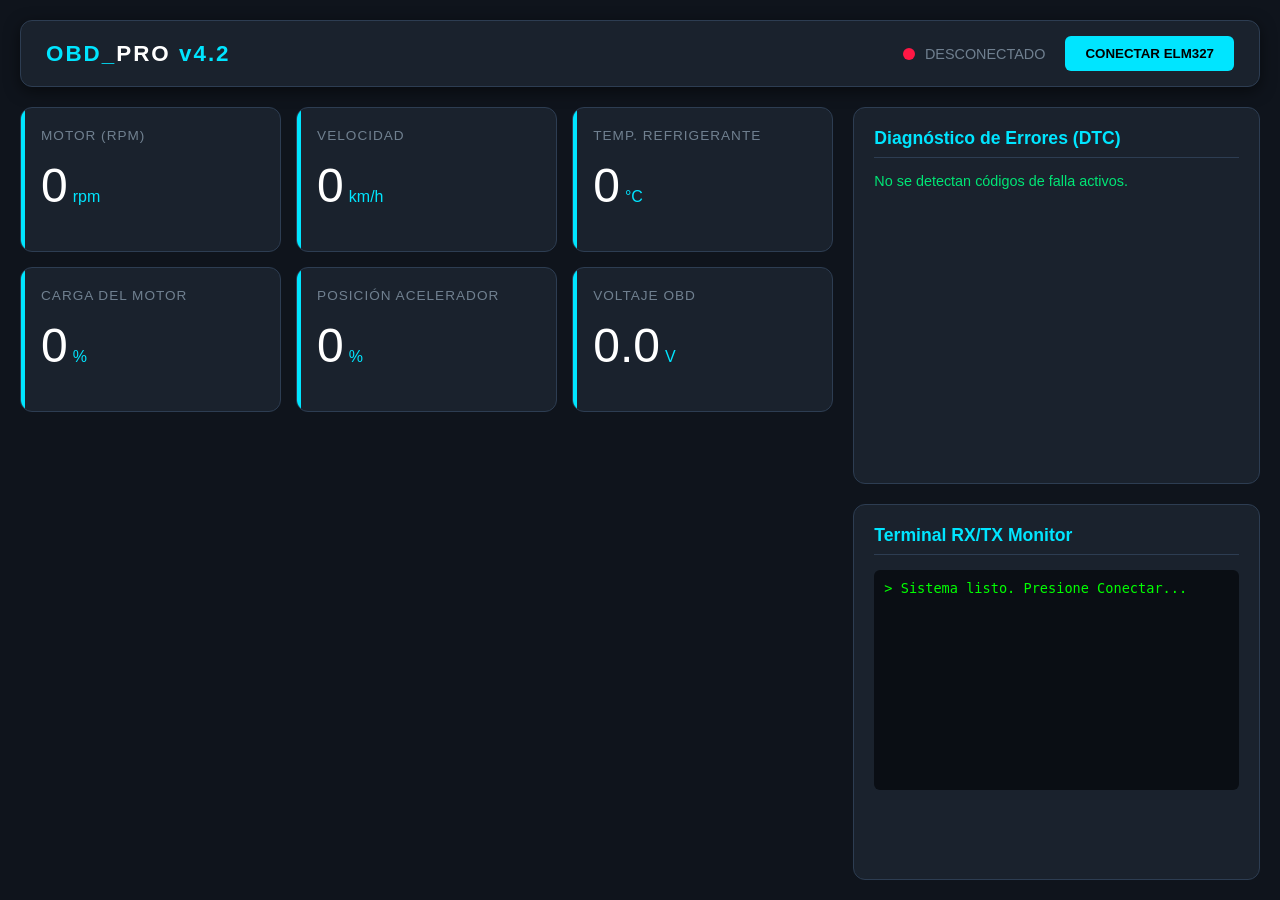
<file: Dashboard2.html>
<!DOCTYPE html>
<html lang="es">
<head>
    <meta charset="UTF-8">
    <meta name="viewport" content="width=device-width, initial-scale=1.0">
    <title>OBD2 Professional Scanner</title>
    <style>
        :root {
            --bg-color: #0f141c;
            --panel-color: #1a222d;
            --accent-color: #00e5ff;
            --text-color: #ffffff;
            --text-muted: #708090;
            --success: #00e676;
            --warning: #ffea00;
            --danger: #ff1744;
        }

        * {
            box-sizing: border-box;
            margin: 0;
            padding: 0;
            font-family: 'Segoe UI', Tahoma, Geneva, Verdana, sans-serif;
        }

        body {
            background-color: var(--bg-color);
            color: var(--text-color);
            padding: 20px;
            display: flex;
            flex-direction: column;
            height: 100vh;
        }

        /* Header / Barra de Estado */
        header {
            display: flex;
            justify-content: space-between;
            align-items: center;
            background-color: var(--panel-color);
            padding: 15px 25px;
            border-radius: 12px;
            margin-bottom: 20px;
            border: 1px solid #2d3d52;
            box-shadow: 0 4px 15px rgba(0,0,0,0.5);
        }

        .logo {
            font-weight: bold;
            font-size: 1.4rem;
            letter-spacing: 2px;
            color: var(--accent-color);
        }

        .logo span { color: var(--text-color); }

        .btn-connect {
            background-color: var(--accent-color);
            color: #000;
            border: none;
            padding: 10px 20px;
            font-weight: bold;
            border-radius: 6px;
            cursor: pointer;
            transition: all 0.3s ease;
            text-transform: uppercase;
        }

        .btn-connect:hover {
            background-color: #00b3cc;
            box-shadow: 0 0 10px rgba(0,229,255,0.5);
        }

        .status-indicator {
            display: flex;
            align-items: center;
            gap: 10px;
            font-size: 0.9rem;
            color: var(--text-muted);
        }

        .dot {
            width: 12px;
            height: 12px;
            background-color: var(--danger);
            border-radius: 50%;
            display: inline-block;
        }

        .dot.scanning {
            background-color: var(--warning);
            animation: pulse 1s infinite alternate;
        }

        .dot.connected { background-color: var(--success); }

        @keyframes pulse {
            from { opacity: 0.4; }
            to { opacity: 1; }
        }

        /* Grid Principal */
        .main-layout {
            display: grid;
            grid-template-columns: 2fr 1fr;
            gap: 20px;
            flex: 1;
            min-height: 0;
        }

        /* Contenedor Izquierdo Dinámico */
        .display-container {
            position: relative;
            display: flex;
            flex-direction: column;
            height: 100%;
        }

        .dashboard-grid {
            display: grid;
            grid-template-columns: repeat(auto-fit, minmax(220px, 1fr));
            gap: 15px;
            width: 100%;
        }

        .gauge-card {
            background-color: var(--panel-color);
            border: 1px solid #2d3d52;
            border-radius: 12px;
            padding: 20px;
            display: flex;
            flex-direction: column;
            justify-content: space-between;
            position: relative;
            overflow: hidden;
        }

        .gauge-card::before {
            content: '';
            position: absolute;
            top: 0; left: 0; width: 4px; height: 100%;
            background-color: var(--accent-color);
        }

        .gauge-label {
            font-size: 0.85rem;
            color: var(--text-muted);
            text-transform: uppercase;
            letter-spacing: 1px;
        }

        .gauge-value {
            font-size: 3rem;
            font-weight: 300;
            margin: 15px 0;
            color: var(--text-color);
            font-family: 'Courier New', Courier, monospace;
        }

        .gauge-unit {
            font-size: 1rem;
            color: var(--accent-color);
            margin-left: 5px;
        }

        /* Pantalla de Búsqueda / Radar (Oculta por defecto) */
        .search-overlay {
            position: absolute;
            top: 0; left: 0; width: 100%; height: 100%;
            background-color: rgba(15, 20, 28, 0.95);
            border-radius: 12px;
            border: 2px dashed var(--warning);
            display: none;
            flex-direction: column;
            justify-content: center;
            align-items: center;
            z-index: 10;
        }

        .radar {
            width: 120px;
            height: 120px;
            border: 2px solid var(--warning);
            border-radius: 50%;
            position: relative;
            animation: radar-beam 2s linear infinite;
            margin-bottom: 20px;
            box-shadow: 0 0 20px rgba(255, 234, 0, 0.2);
        }

        .radar::before {
            content: '';
            position: absolute;
            top: 50%; left: 50%;
            width: 50%; height: 2px;
            background: linear-gradient(90deg, var(--warning), transparent);
            transform-origin: left center;
            animation: radar-sweep 2s linear infinite;
        }

        @keyframes radar-sweep {
            from { transform: rotate(0deg); }
            to { transform: rotate(360deg); }
        }

        .search-status-text {
            font-size: 1.2rem;
            color: var(--warning);
            letter-spacing: 1px;
            font-weight: bold;
            text-transform: uppercase;
        }

        /* Panel Lateral */
        .sidebar {
            display: flex;
            flex-direction: column;
            gap: 20px;
        }

        .panel {
            background-color: var(--panel-color);
            border: 1px solid #2d3d52;
            border-radius: 12px;
            padding: 20px;
            display: flex;
            flex-direction: column;
            flex: 1;
        }

        .panel h3 {
            font-size: 1.1rem;
            margin-bottom: 15px;
            border-bottom: 1px solid #2d3d52;
            padding-bottom: 8px;
            color: var(--accent-color);
        }

        .terminal {
            background-color: #0a0e14;
            border-radius: 6px;
            padding: 10px;
            font-family: monospace;
            font-size: 0.85rem;
            color: #00ff00;
            overflow-y: auto;
            flex: 1;
            max-height: 220px;
        }

        .dtc-container {
            display: flex;
            flex-direction: column;
            gap: 10px;
            overflow-y: auto;
        }
    </style>
</head>
<body>

    <header>
        <div class="logo">OBD_<span>PRO</span> v4.2</div>
        <div style="display: flex; align-items: center; gap: 20px;">
            <div class="status-indicator">
                <span id="status-dot" class="dot"></span>
                <span id="status-text">DESCONECTADO</span>
            </div>
            <button class="btn-connect" id="connect-btn">Conectar ELM327</button>
        </div>
    </header>

    <div class="main-layout">
        
        <div class="display-container">
            
            <div class="search-overlay" id="search-screen">
                <div class="radar"></div>
                <div class="search-status-text" id="search-msg">Buscando ELM327 Bluetooth...</div>
                <p style="color: var(--text-muted); margin-top: 10px; font-size: 0.9rem;">Encienda el switch del vehículo (IGN ON)</p>
            </div>

            <div class="dashboard-grid">
                <div class="gauge-card">
                    <div class="gauge-label">Motor (RPM)</div>
                    <div class="gauge-value"><span id="val-rpm">0</span><span class="gauge-unit">rpm</span></div>
                </div>
                <div class="gauge-card">
                    <div class="gauge-label">Velocidad</div>
                    <div class="gauge-value"><span id="val-speed">0</span><span class="gauge-unit">km/h</span></div>
                </div>
                <div class="gauge-card">
                    <div class="gauge-label">Temp. Refrigerante</div>
                    <div class="gauge-value"><span id="val-temp">0</span><span class="gauge-unit">°C</span></div>
                </div>
                <div class="gauge-card">
                    <div class="gauge-label">Carga del Motor</div>
                    <div class="gauge-value"><span id="val-load">0</span><span class="gauge-unit">%</span></div>
                </div>
                <div class="gauge-card">
                    <div class="gauge-label">Posición Acelerador</div>
                    <div class="gauge-value"><span id="val-throttle">0</span><span class="gauge-unit">%</span></div>
                </div>
                <div class="gauge-card">
                    <div class="gauge-label">Voltaje OBD</div>
                    <div class="gauge-value"><span id="val-voltage">0.0</span><span class="gauge-unit">V</span></div>
                </div>
            </div>
        </div>

        <div class="sidebar">
            <div class="panel">
                <h3>Diagnóstico de Errores (DTC)</h3>
                <div class="dtc-container" id="dtc-box">
                    <div style="color: var(--success); font-size: 0.9rem;">No se detectan códigos de falla activos.</div>
                </div>
            </div>
            
            <div class="panel">
                <h3>Terminal RX/TX Monitor</h3>
                <div class="terminal" id="terminal-log">> Sistema listo. Presione Conectar...</div>
            </div>
        </div>

    </div>

    <script>
        const ELM327_SERVICE_UUID = '00001101-0000-1000-8000-00805f9b34fb'; 
        const ELM327_CHARACTERISTIC_UUID = '00001101-0000-1000-8000-00805f9b34fb'; 

        let bluetoothDevice = null;
        let obdCharacteristic = null;
        let pollingInterval = null;

        const connectBtn = document.getElementById('connect-btn');
        const statusDot = document.getElementById('status-dot');
        const statusText = document.getElementById('status-text');
        const terminalLog = document.getElementById('terminal-log');
        const searchScreen = document.getElementById('search-screen');
        const searchMsg = document.getElementById('search-msg');

        const PIDS = {
            RPM: '010C\r',
            SPEED: '010D\r',
            COOLANT_TEMP: '0105\r'
        };

        connectBtn.addEventListener('click', async () => {
            if (bluetoothDevice && bluetoothDevice.gatt.connected) {
                disconnectDevice();
                return;
            }

            if (!navigator.bluetooth) {
                logTerminal("Error: Web Bluetooth API no soportada.");
                return;
            }

            try {
                // 1. Activar estado visual de "Buscando..."
                searchScreen.style.display = 'flex';
                searchMsg.innerText = "Buscando ELM327 Bluetooth...";
                statusDot.className = "dot scanning";
                statusText.innerText = "BUSCANDO DISPOSITIVO...";
                statusText.style.color = "var(--warning)";
                logTerminal("Iniciando escaneo de hardware Bluetooth...");

                // Solicitar dispositivo
                bluetoothDevice = await navigator.bluetooth.requestDevice({
                    filters: [{ services: [ELM327_SERVICE_UUID] }]
                });

                // 2. Dispositivo seleccionado -> Conectando
                searchMsg.innerText = `Conectando a ${bluetoothDevice.name}...`;
                logTerminal(`Dispositivo encontrado: ${bluetoothDevice.name}. Estableciendo enlace GATT...`);
                
                const server = await bluetoothDevice.gatt.connect();
                
                searchMsg.innerText = "Abriendo canal de datos seriales...";
                const service = await server.getPrimaryService(ELM327_SERVICE_UUID);
                obdCharacteristic = await service.getCharacteristic(ELM327_CHARACTERISTIC_UUID);

                // Configurar notificaciones de lectura
                await obdCharacteristic.startNotifications();
                obdCharacteristic.addEventListener('characteristicvaluechanged', handleOBDResponse);

                // 3. Conexión Exitosa
                searchScreen.style.display = 'none'; // Quitar pantalla de radar
                statusDot.className = "dot connected";
                statusText.innerText = "CONECTADO (" + bluetoothDevice.name + ")";
                statusText.style.color = "var(--success)";
                connectBtn.innerText = "Desconectar";
                logTerminal("Enlace establecido. Inicializando protocolo OBD2...");

                // Inicialización del protocolo físico del coche
                await sendATCommand('ATZ\r');       // Reset ELM327
                await new Promise(r => setTimeout(r, 500));
                await sendATCommand('ATE0\r');      // Desactivar Eco de comandos
                await new Promise(r => setTimeout(r, 300));
                await sendATCommand('ATSP0\r');     // Búsqueda de protocolo automático (ISO, CAN, etc)

                // Comenzar lectura en tiempo real
                startPolling();

            } catch (error) {
                // Manejar cancelación o error en la búsqueda
                searchScreen.style.display = 'none';
                statusDot.className = "dot";
                statusText.innerText = "DESCONECTADO";
                statusText.style.color = "var(--danger)";
                logTerminal("Búsqueda cancelada o fallida: " + error);
                console.error(error);
            }
        });

        function disconnectDevice() {
            if (pollingInterval) clearInterval(pollingInterval);
            if (bluetoothDevice && bluetoothDevice.gatt.connected) {
                bluetoothDevice.gatt.disconnect();
            }
            searchScreen.style.display = 'none';
            statusDot.className = "dot";
            statusText.innerText = "DESCONECTADO";
            statusText.style.color = "var(--danger)";
            connectBtn.innerText = "Conectar ELM327";
            logTerminal("Dispositivo desconectado por el usuario.");
        }

        function logTerminal(msg) {
            terminalLog.innerHTML += `<br>> ${msg}`;
            terminalLog.scrollTop = terminalLog.scrollHeight;
        }

        async function sendATCommand(cmd) {
            if (!obdCharacteristic) return;
            logTerminal(`TX: ${cmd.trim()}`);
            let encoder = new TextEncoder();
            await obdCharacteristic.writeValue(encoder.encode(cmd));
        }

        function startPolling() {
            logTerminal("Iniciando transmisión de Live Data (PIDs)...");
            pollingInterval = setInterval(async () => {
                if (!obdCharacteristic) return;
                
                await sendATCommand(PIDS.RPM);
                await new Promise(r => setTimeout(r, 300));
                await sendATCommand(PIDS.SPEED);
                await new Promise(r => setTimeout(r, 300));
                await sendATCommand(PIDS.COOLANT_TEMP);
            }, 2000); 
        }

        function handleOBDResponse(event) {
            let decoder = new TextDecoder('utf-8');
            let response = decoder.decode(event.target.value).trim();
            logTerminal(`RX: ${response}`);

            if (response.includes("41 0C")) { 
                let parts = response.split(" ");
                let a = parseInt(parts[2], 16);
                let b = parseInt(parts[3], 16);
                let rpm = ((a * 256) + b) / 4;
                document.getElementById('val-rpm').innerText = Math.round(rpm);
            } 
            else if (response.includes("41 0D")) { 
                let parts = response.split(" ");
                let speed = parseInt(parts[2], 16);
                document.getElementById('val-speed').innerText = speed;
            }
            else if (response.includes("41 05")) { 
                let parts = response.split(" ");
                let temp = parseInt(parts[2], 16) - 40;
                document.getElementById('val-temp').innerText = temp;
            }
        }
    </script>
</body>
</html>
</file>
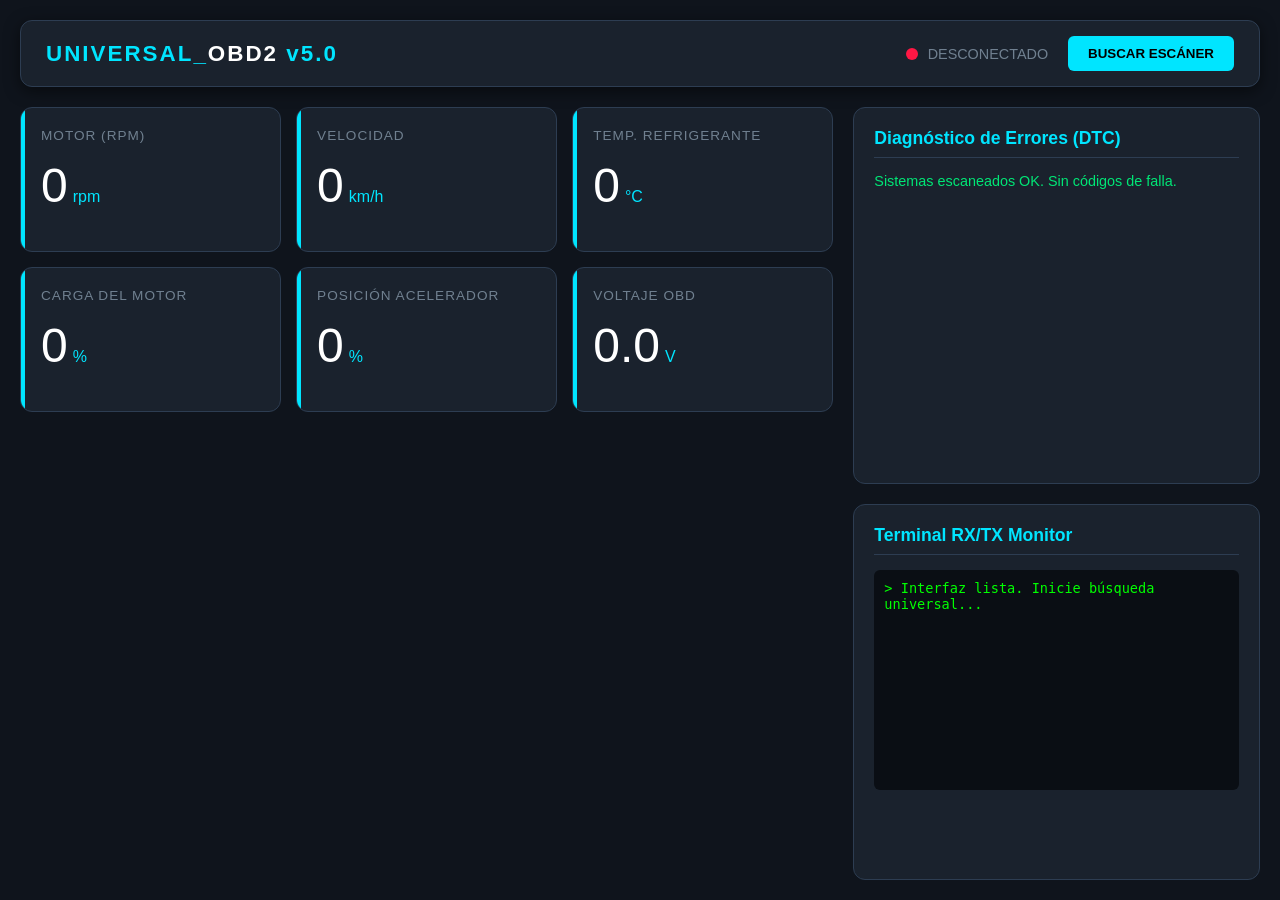
<file: Dashboard3.html>
<!DOCTYPE html>
<html lang="es">
<head>
    <meta charset="UTF-8">
    <meta name="viewport" content="width=device-width, initial-scale=1.0">
    <title>OBD2 Universal Scanner</title>
    <style>
        :root {
            --bg-color: #0f141c;
            --panel-color: #1a222d;
            --accent-color: #00e5ff;
            --text-color: #ffffff;
            --text-muted: #708090;
            --success: #00e676;
            --warning: #ffea00;
            --danger: #ff1744;
        }

        * {
            box-sizing: border-box;
            margin: 0;
            padding: 0;
            font-family: 'Segoe UI', Tahoma, Geneva, Verdana, sans-serif;
        }

        body {
            background-color: var(--bg-color);
            color: var(--text-color);
            padding: 20px;
            display: flex;
            flex-direction: column;
            height: 100vh;
        }

        /* Header / Barra de Estado */
        header {
            display: flex;
            justify-content: space-between;
            align-items: center;
            background-color: var(--panel-color);
            padding: 15px 25px;
            border-radius: 12px;
            margin-bottom: 20px;
            border: 1px solid #2d3d52;
            box-shadow: 0 4px 15px rgba(0,0,0,0.5);
        }

        .logo {
            font-weight: bold;
            font-size: 1.4rem;
            letter-spacing: 2px;
            color: var(--accent-color);
        }

        .logo span { color: var(--text-color); }

        .btn-connect {
            background-color: var(--accent-color);
            color: #000;
            border: none;
            padding: 10px 20px;
            font-weight: bold;
            border-radius: 6px;
            cursor: pointer;
            transition: all 0.3s ease;
            text-transform: uppercase;
        }

        .btn-connect:hover {
            background-color: #00b3cc;
            box-shadow: 0 0 10px rgba(0,229,255,0.5);
        }

        .status-indicator {
            display: flex;
            align-items: center;
            gap: 10px;
            font-size: 0.9rem;
            color: var(--text-muted);
        }

        .dot {
            width: 12px;
            height: 12px;
            background-color: var(--danger);
            border-radius: 50%;
            display: inline-block;
        }

        .dot.scanning {
            background-color: var(--warning);
            animation: pulse 1s infinite alternate;
        }

        .dot.connected { background-color: var(--success); }

        @keyframes pulse {
            from { opacity: 0.4; }
            to { opacity: 1; }
        }

        /* Grid Principal */
        .main-layout {
            display: grid;
            grid-template-columns: 2fr 1fr;
            gap: 20px;
            flex: 1;
            min-height: 0;
        }

        /* Contenedor Izquierdo Dinámico */
        .display-container {
            position: relative;
            display: flex;
            flex-direction: column;
            height: 100%;
        }

        .dashboard-grid {
            display: grid;
            grid-template-columns: repeat(auto-fit, minmax(220px, 1fr));
            gap: 15px;
            width: 100%;
        }

        .gauge-card {
            background-color: var(--panel-color);
            border: 1px solid #2d3d52;
            border-radius: 12px;
            padding: 20px;
            display: flex;
            flex-direction: column;
            justify-content: space-between;
            position: relative;
            overflow: hidden;
        }

        .gauge-card::before {
            content: '';
            position: absolute;
            top: 0; left: 0; width: 4px; height: 100%;
            background-color: var(--accent-color);
        }

        .gauge-label {
            font-size: 0.85rem;
            color: var(--text-muted);
            text-transform: uppercase;
            letter-spacing: 1px;
        }

        .gauge-value {
            font-size: 3rem;
            font-weight: 300;
            margin: 15px 0;
            color: var(--text-color);
            font-family: 'Courier New', Courier, monospace;
        }

        .gauge-unit {
            font-size: 1rem;
            color: var(--accent-color);
            margin-left: 5px;
        }

        /* Pantalla de Búsqueda / Radar */
        .search-overlay {
            position: absolute;
            top: 0; left: 0; width: 100%; height: 100%;
            background-color: rgba(15, 20, 28, 0.95);
            border-radius: 12px;
            border: 2px dashed var(--warning);
            display: none;
            flex-direction: column;
            justify-content: center;
            align-items: center;
            z-index: 10;
        }

        .radar {
            width: 120px;
            height: 120px;
            border: 2px solid var(--warning);
            border-radius: 50%;
            position: relative;
            margin-bottom: 20px;
            box-shadow: 0 0 20px rgba(255, 234, 0, 0.2);
        }

        .radar::before {
            content: '';
            position: absolute;
            top: 50%; left: 50%;
            width: 50%; height: 2px;
            background: linear-gradient(90deg, var(--warning), transparent);
            transform-origin: left center;
            animation: radar-sweep 2s linear infinite;
        }

        @keyframes radar-sweep {
            from { transform: rotate(0deg); }
            to { transform: rotate(360deg); }
        }

        .search-status-text {
            font-size: 1.2rem;
            color: var(--warning);
            letter-spacing: 1px;
            font-weight: bold;
            text-transform: uppercase;
            text-align: center;
        }

        /* Panel Lateral */
        .sidebar {
            display: flex;
            flex-direction: column;
            gap: 20px;
        }

        .panel {
            background-color: var(--panel-color);
            border: 1px solid #2d3d52;
            border-radius: 12px;
            padding: 20px;
            display: flex;
            flex-direction: column;
            flex: 1;
        }

        .panel h3 {
            font-size: 1.1rem;
            margin-bottom: 15px;
            border-bottom: 1px solid #2d3d52;
            padding-bottom: 8px;
            color: var(--accent-color);
        }

        .terminal {
            background-color: #0a0e14;
            border-radius: 6px;
            padding: 10px;
            font-family: monospace;
            font-size: 0.85rem;
            color: #00ff00;
            overflow-y: auto;
            flex: 1;
            max-height: 220px;
        }

        .dtc-container {
            display: flex;
            flex-direction: column;
            gap: 10px;
            overflow-y: auto;
        }
    </style>
</head>
<body>

    <header>
        <div class="logo">UNIVERSAL_<span>OBD2</span> v5.0</div>
        <div style="display: flex; align-items: center; gap: 20px;">
            <div class="status-indicator">
                <span id="status-dot" class="dot"></span>
                <span id="status-text">DESCONECTADO</span>
            </div>
            <button class="btn-connect" id="connect-btn">Buscar Escáner</button>
        </div>
    </header>

    <div class="main-layout">
        
        <div class="display-container">
            
            <div class="search-overlay" id="search-screen">
                <div class="radar"></div>
                <div class="search-status-text" id="search-msg">Escaneando Canales Bluetooth...</div>
                <p style="color: var(--text-muted); margin-top: 10px; font-size: 0.9rem; text-align: center;">Buscando interfaces OBD2 / ELM327 / Viecar / V-Gate activos</p>
            </div>

            <div class="dashboard-grid">
                <div class="gauge-card">
                    <div class="gauge-label">Motor (RPM)</div>
                    <div class="gauge-value"><span id="val-rpm">0</span><span class="gauge-unit">rpm</span></div>
                </div>
                <div class="gauge-card">
                    <div class="gauge-label">Velocidad</div>
                    <div class="gauge-value"><span id="val-speed">0</span><span class="gauge-unit">km/h</span></div>
                </div>
                <div class="gauge-card">
                    <div class="gauge-label">Temp. Refrigerante</div>
                    <div class="gauge-value"><span id="val-temp">0</span><span class="gauge-unit">°C</span></div>
                </div>
                <div class="gauge-card">
                    <div class="gauge-label">Carga del Motor</div>
                    <div class="gauge-value"><span id="val-load">0</span><span class="gauge-unit">%</span></div>
                </div>
                <div class="gauge-card">
                    <div class="gauge-label">Posición Acelerador</div>
                    <div class="gauge-value"><span id="val-throttle">0</span><span class="gauge-unit">%</span></div>
                </div>
                <div class="gauge-card">
                    <div class="gauge-label">Voltaje OBD</div>
                    <div class="gauge-value"><span id="val-voltage">0.0</span><span class="gauge-unit">V</span></div>
                </div>
            </div>
        </div>

        <div class="sidebar">
            <div class="panel">
                <h3>Diagnóstico de Errores (DTC)</h3>
                <div class="dtc-container" id="dtc-box">
                    <div style="color: var(--success); font-size: 0.9rem;">Sistemas escaneados OK. Sin códigos de falla.</div>
                </div>
            </div>
            
            <div class="panel">
                <h3>Terminal RX/TX Monitor</h3>
                <div class="terminal" id="terminal-log">> Interfaz lista. Inicie búsqueda universal...</div>
            </div>
        </div>

    </div>

    <script>
        // UUID estándar internacional para perfiles Seriales de datos (RFCOMM) usado por el 99% de los módulos OBD2 del mercado
        const SERIAL_PORT_UUID = '00001101-0000-1000-8000-00805f9b34fb'; 

        let bluetoothDevice = null;
        let obdCharacteristic = null;
        let pollingInterval = null;

        const connectBtn = document.getElementById('connect-btn');
        const statusDot = document.getElementById('status-dot');
        const statusText = document.getElementById('status-text');
        const terminalLog = document.getElementById('terminal-log');
        const searchScreen = document.getElementById('search-screen');
        const searchMsg = document.getElementById('search-msg');

        const PIDS = {
            RPM: '010C\r',
            SPEED: '010D\r',
            COOLANT_TEMP: '0105\r'
        };

        connectBtn.addEventListener('click', async () => {
            if (bluetoothDevice && bluetoothDevice.gatt.connected) {
                disconnectDevice();
                return;
            }

            if (!navigator.bluetooth) {
                logTerminal("Error: Este navegador o protocolo no soporta Web Bluetooth (Requiere HTTPS).");
                return;
            }

            try {
                // Interfaz en modo búsqueda masiva
                searchScreen.style.display = 'flex';
                searchMsg.innerText = "Abriendo diálogo de emparejamiento universal...";
                statusDot.className = "dot scanning";
                statusText.innerText = "BUSCANDO CUALQUIER OBD2...";
                statusText.style.color = "var(--warning)";
                logTerminal("Escaneando el entorno físico en busca de hardware compatible...");

                // CAMBIO CLAVE: Aceptamos TODOS los dispositivos del entorno (acceptAllDevices) 
                // pero le exigimos al sistema operativo que habilite internamente el canal Serial OBD2 (optionalServices)
                bluetoothDevice = await navigator.bluetooth.requestDevice({
                    acceptAllDevices: true,
                    optionalServices: [SERIAL_PORT_UUID]
                });

                searchMsg.innerText = `Enlazando con hardware: ${bluetoothDevice.name || 'Dispositivo Genérico'}...`;
                logTerminal(`Dispositivo seleccionado: ${bluetoothDevice.name || 'Sin Nombre'}. Conectando a servicios GATT...`);
                
                const server = await bluetoothDevice.gatt.connect();
                
                searchMsg.innerText = "Sincronizando puerto serie de datos...";
                const service = await server.getPrimaryService(SERIAL_PORT_UUID);
                obdCharacteristic = await service.getCharacteristic(SERIAL_PORT_UUID);

                // Escuchar ráfagas de datos entrantes del carro
                await obdCharacteristic.startNotifications();
                obdCharacteristic.addEventListener('characteristicvaluechanged', handleOBDResponse);

                // Conexión exitosa
                searchScreen.style.display = 'none'; 
                statusDot.className = "dot connected";
                statusText.innerText = "CONECTADO (" + (bluetoothDevice.name || "OBD2 Genérico") + ")";
                statusText.style.color = "var(--success)";
                connectBtn.innerText = "Desconectar";
                logTerminal("Canal abierto. Enviando comandos de sincronización multimarca...");

                // Rutina de inicio en frío para cualquier hardware OBD
                await sendATCommand('ATZ\r');       // Reset total del chip interno
                await new Promise(r => setTimeout(r, 600));
                await sendATCommand('ATE0\r');      // Apagar Eco para ahorrar ancho de banda
                await new Promise(r => setTimeout(r, 300));
                await sendATCommand('ATSP0\r');     // Autodetección de protocolo de comunicación (CAN BUS, K-Line, J1850)

                startPolling();

            } catch (error) {
                searchScreen.style.display = 'none';
                statusDot.className = "dot";
                statusText.innerText = "DESCONECTADO";
                statusText.style.color = "var(--danger)";
                logTerminal("Búsqueda cancelada o error de emparejamiento: " + error);
                console.error(error);
            }
        });

        function disconnectDevice() {
            if (pollingInterval) clearInterval(pollingInterval);
            if (bluetoothDevice && bluetoothDevice.gatt.connected) {
                bluetoothDevice.gatt.disconnect();
            }
            searchScreen.style.display = 'none';
            statusDot.className = "dot";
            statusText.innerText = "DESCONECTADO";
            statusText.style.color = "var(--danger)";
            connectBtn.innerText = "Buscar Escáner";
            logTerminal("Escáner desconectado.");
        }

        function logTerminal(msg) {
            terminalLog.innerHTML += `<br>> ${msg}`;
            terminalLog.scrollTop = terminalLog.scrollHeight;
        }

        async function sendATCommand(cmd) {
            if (!obdCharacteristic) return;
            logTerminal(`TX: ${cmd.trim()}`);
            let encoder = new TextEncoder();
            await obdCharacteristic.writeValue(encoder.encode(cmd));
        }

        function startPolling() {
            logTerminal("Pidiendo flujo de datos (Live Data)...");
            pollingInterval = setInterval(async () => {
                if (!obdCharacteristic) return;
                
                await sendATCommand(PIDS.RPM);
                await new Promise(r => setTimeout(r, 350)); 
                await sendATCommand(PIDS.SPEED);
                await new Promise(r => setTimeout(r, 350));
                await sendATCommand(PIDS.COOLANT_TEMP);
            }, 2500); 
        }

        function handleOBDResponse(event) {
            let decoder = new TextDecoder('utf-8');
            let response = decoder.decode(event.target.value).trim();
            logTerminal(`RX: ${response}`);

            if (response.includes("41 0C")) { 
                let parts = response.split(" ");
                let a = parseInt(parts[2], 16);
                let b = parseInt(parts[3], 16);
                let rpm = ((a * 256) + b) / 4;
                document.getElementById('val-rpm').innerText = Math.round(rpm);
            } 
            else if (response.includes("41 0D")) { 
                let parts = response.split(" ");
                let speed = parseInt(parts[2], 16);
                document.getElementById('val-speed').innerText = speed;
            }
            else if (response.includes("41 05")) { 
                let parts = response.split(" ");
                let temp = parseInt(parts[2], 16) - 40;
                document.getElementById('val-temp').innerText = temp;
            }
        }
    </script>
</body>
</html>
</file>
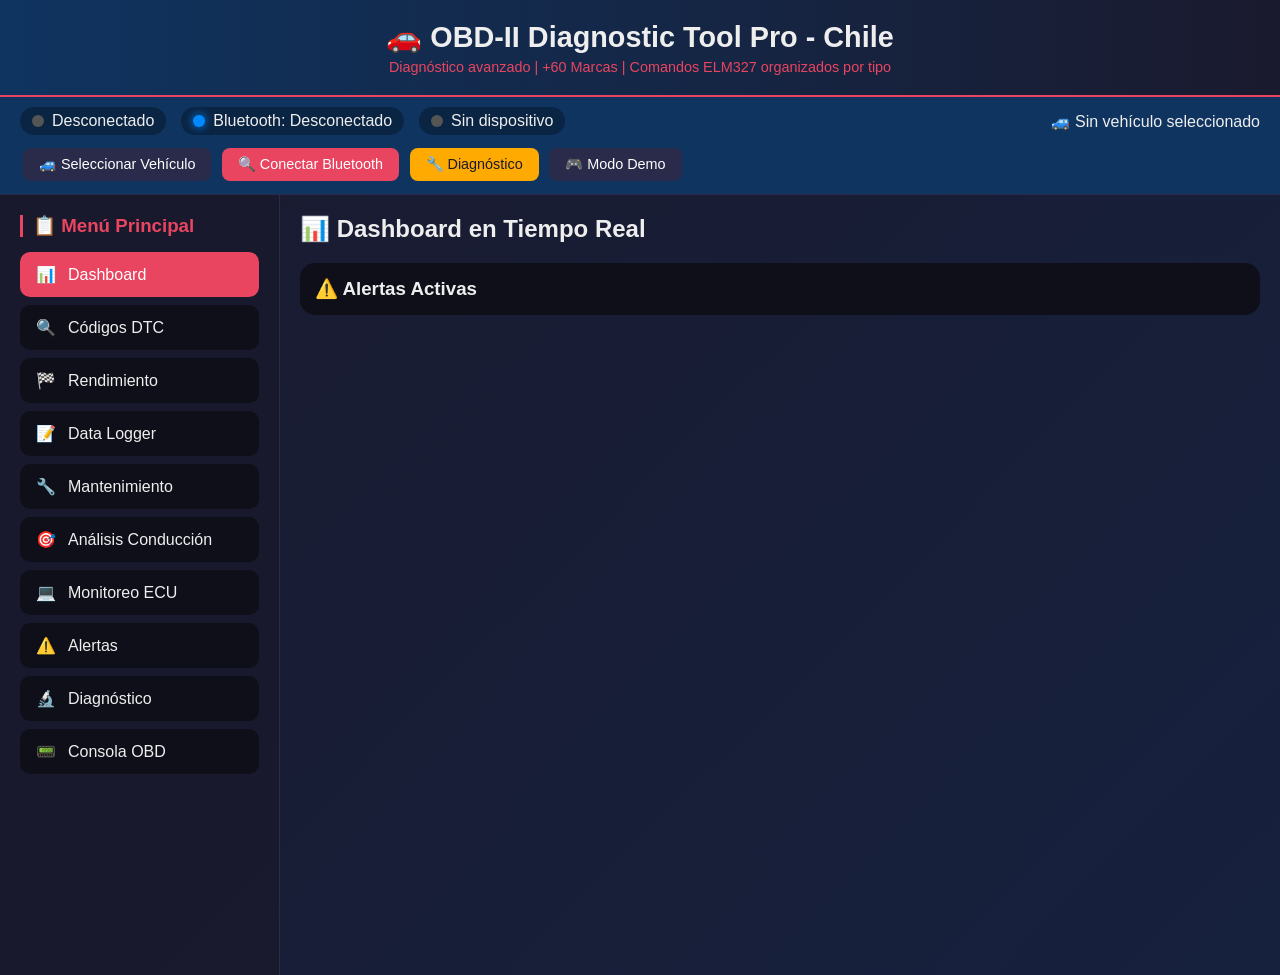
<file: Diagnostico.html>
<!DOCTYPE html>
<html lang="es">
<head>
    <meta charset="UTF-8">
    <meta name="viewport" content="width=device-width, initial-scale=1.0, user-scalable=yes">
    <title>OBD-II Diagnostic Tool Pro - Comandos ELM327</title>
    <style>
        * {
            margin: 0;
            padding: 0;
            box-sizing: border-box;
        }

        body {
            font-family: 'Segoe UI', Tahoma, Geneva, Verdana, sans-serif;
            background: linear-gradient(135deg, #1a1a2e 0%, #16213e 100%);
            color: #eee;
            min-height: 100vh;
        }

        .header {
            background: linear-gradient(90deg, #0f3460, #1a1a2e);
            padding: 20px;
            text-align: center;
            border-bottom: 2px solid #e94560;
        }

        .header h1 { font-size: 1.8rem; margin-bottom: 5px; }
        .header p { color: #e94560; font-size: 0.9rem; }

        .connection-bar {
            background: #0f3460;
            padding: 10px 20px;
            display: flex;
            justify-content: space-between;
            align-items: center;
            flex-wrap: wrap;
            gap: 10px;
            border-bottom: 1px solid #2a2a4a;
        }

        .status-indicator {
            display: flex;
            align-items: center;
            gap: 15px;
            flex-wrap: wrap;
        }

        .status-item {
            display: flex;
            align-items: center;
            gap: 8px;
            background: rgba(0,0,0,0.3);
            padding: 5px 12px;
            border-radius: 20px;
        }

        .led {
            width: 12px;
            height: 12px;
            border-radius: 50%;
            background: #555;
            transition: all 0.3s ease;
        }

        .led.connected { background: #00ff88; box-shadow: 0 0 10px #00ff88; animation: pulse 1.5s infinite; }
        .led.bluetooth { background: #0088ff; box-shadow: 0 0 10px #0088ff; }
        .led.searching { background: #ffaa00; box-shadow: 0 0 10px #ffaa00; animation: pulse 0.5s infinite; }
        .led.demo { background: #aa55ff; box-shadow: 0 0 10px #aa55ff; animation: pulse 2s infinite; }

        @keyframes pulse {
            0%, 100% { opacity: 1; }
            50% { opacity: 0.5; }
        }

        .btn {
            background: #e94560;
            color: white;
            border: none;
            padding: 8px 16px;
            border-radius: 8px;
            cursor: pointer;
            font-size: 0.9rem;
            transition: all 0.3s ease;
            margin: 3px;
        }

        .btn:hover { background: #ff6b8a; transform: scale(1.02); }
        .btn-secondary { background: #2a2a4a; }
        .btn-secondary:hover { background: #3a3a5a; }
        .btn-danger { background: #ff4444; }
        .btn-success { background: #00aa55; }
        .btn-warning { background: #ffaa00; color: #1a1a2e; }

        .diagnostic-panel {
            background: #0f0f1a;
            border-radius: 10px;
            padding: 15px;
            margin-top: 15px;
            border: 1px solid #e94560;
        }

        .diagnostic-step {
            padding: 10px;
            margin: 5px 0;
            background: rgba(233, 69, 96, 0.1);
            border-radius: 8px;
            font-family: monospace;
            font-size: 0.85rem;
        }

        .diagnostic-step.pass { border-left: 3px solid #00ff88; }
        .diagnostic-step.fail { border-left: 3px solid #ff4444; }
        .diagnostic-step.warning { border-left: 3px solid #ffaa00; }

        .container { display: flex; min-height: calc(100vh - 120px); }
        .sidebar {
            width: 280px;
            background: rgba(26, 26, 46, 0.95);
            border-right: 1px solid #2a2a4a;
            padding: 20px;
            overflow-y: auto;
        }

        .sidebar h3 { color: #e94560; margin-bottom: 15px; border-left: 3px solid #e94560; padding-left: 10px; }
        
        .menu-item {
            display: flex;
            align-items: center;
            gap: 12px;
            padding: 12px 15px;
            margin: 8px 0;
            background: #0f0f1a;
            border-radius: 10px;
            cursor: pointer;
            transition: all 0.3s ease;
            border: 1px solid transparent;
        }

        .menu-item:hover { background: #1a1a3a; border-color: #e94560; transform: translateX(5px); }
        .menu-item.active { background: #e94560; color: white; }

        .main-content { flex: 1; padding: 20px; overflow-y: auto; }
        .page { display: none; animation: fadeIn 0.3s ease; }
        .page.active { display: block; }

        @keyframes fadeIn {
            from { opacity: 0; transform: translateY(10px); }
            to { opacity: 1; transform: translateY(0); }
        }

        .dashboard-grid {
            display: grid;
            grid-template-columns: repeat(auto-fit, minmax(280px, 1fr));
            gap: 20px;
            margin-bottom: 20px;
        }

        .gauge-card {
            background: rgba(15, 15, 26, 0.8);
            border-radius: 15px;
            padding: 20px;
            text-align: center;
            backdrop-filter: blur(10px);
            border: 1px solid rgba(233, 69, 96, 0.3);
        }

        .gauge-value { font-size: 2.5rem; font-weight: bold; margin: 10px 0; }
        .gauge-unit { font-size: 0.9rem; color: #888; }
        .gauge-bar { width: 100%; height: 8px; background: #2a2a4a; border-radius: 4px; overflow: hidden; margin-top: 10px; }
        .gauge-fill { height: 100%; background: linear-gradient(90deg, #00ff88, #e94560); border-radius: 4px; transition: width 0.3s ease; }

        .alerts-panel {
            background: #0f0f1a;
            border-radius: 15px;
            padding: 15px;
            margin-top: 20px;
            max-height: 200px;
            overflow-y: auto;
        }

        .alert-item {
            padding: 10px;
            margin: 5px 0;
            border-radius: 8px;
            background: rgba(233, 69, 96, 0.1);
            border-left: 3px solid #e94560;
        }

        .alert-critical { background: rgba(233, 69, 96, 0.2); border-left-color: #ff0000; }

        input, select {
            background: #0f0f1a;
            border: 1px solid #2a2a4a;
            padding: 10px;
            border-radius: 8px;
            color: white;
            width: 100%;
            margin: 5px 0;
        }

        .data-table {
            width: 100%;
            border-collapse: collapse;
            margin-top: 15px;
        }

        .data-table th, .data-table td {
            padding: 10px;
            text-align: left;
            border-bottom: 1px solid #2a2a4a;
        }

        .data-table th { color: #e94560; }

        .progress-container { margin: 10px 0; }
        .progress-label { display: flex; justify-content: space-between; margin-bottom: 5px; }
        .progress-bar { height: 8px; background: #2a2a4a; border-radius: 4px; overflow: hidden; }
        .progress-fill { height: 100%; background: linear-gradient(90deg, #00ff88, #e94560); border-radius: 4px; transition: width 0.3s ease; }

        .maintenance-item {
            background: #0f0f1a;
            border-radius: 10px;
            padding: 15px;
            margin: 10px 0;
        }

        .modal {
            display: none;
            position: fixed;
            top: 0;
            left: 0;
            width: 100%;
            height: 100%;
            background: rgba(0,0,0,0.95);
            justify-content: center;
            align-items: center;
            z-index: 1000;
        }

        .modal-content {
            background: #1a1a2e;
            border-radius: 15px;
            padding: 25px;
            max-width: 600px;
            width: 90%;
            max-height: 85vh;
            overflow-y: auto;
        }

        .console-log {
            background: #0a0a0f;
            border-radius: 8px;
            padding: 10px;
            font-family: 'Consolas', 'Monaco', monospace;
            font-size: 0.8rem;
            max-height: 180px;
            overflow-y: auto;
            margin-top: 15px;
        }

        .log-entry { color: #00ff88; margin: 2px 0; border-bottom: 1px solid #1a1a2e; padding: 4px; }
        .log-error { color: #ff4444; }
        .log-info { color: #ffaa00; }
        .log-success { color: #00ff88; }

        .cmd-tabs {
            display: flex;
            gap: 5px;
            margin-bottom: 15px;
            border-bottom: 2px solid #2a2a4a;
            flex-wrap: wrap;
        }

        .cmd-tab {
            padding: 10px 20px;
            background: #0f0f1a;
            border: none;
            border-radius: 10px 10px 0 0;
            cursor: pointer;
            font-size: 0.9rem;
            transition: all 0.2s ease;
            color: #888;
        }

        .cmd-tab:hover {
            background: #1a1a3a;
            color: #fff;
        }

        .cmd-tab.active {
            background: #e94560;
            color: white;
        }

        .cmd-panel {
            display: none;
            background: #0f0f1a;
            border-radius: 0 10px 10px 10px;
            padding: 15px;
            margin-bottom: 15px;
        }

        .cmd-panel.active {
            display: block;
        }

        .cmd-horizontal-list {
            display: flex;
            flex-wrap: wrap;
            gap: 10px;
            justify-content: flex-start;
        }

        .cmd-card-h {
            background: #1a1a2e;
            border: 1px solid #2a2a4a;
            border-radius: 8px;
            padding: 8px 12px;
            cursor: pointer;
            transition: all 0.2s ease;
            min-width: 100px;
            text-align: center;
        }

        .cmd-card-h:hover {
            border-color: #e94560;
            transform: translateY(-2px);
            background: #e94560;
        }

        .cmd-code-h {
            font-family: monospace;
            font-size: 1rem;
            font-weight: bold;
            color: #e94560;
        }

        .cmd-card-h:hover .cmd-code-h {
            color: white;
        }

        .cmd-desc-h {
            font-size: 0.7rem;
            color: #888;
            margin-top: 4px;
        }

        .input-group {
            display: flex;
            gap: 10px;
            margin-top: 15px;
        }

        .input-group input {
            flex: 1;
        }

        .brand-group {
            margin-bottom: 15px;
            border: 1px solid #2a2a4a;
            border-radius: 10px;
            overflow: hidden;
        }

        .brand-header {
            background: #e94560;
            padding: 12px 15px;
            cursor: pointer;
            font-weight: bold;
            font-size: 1.1rem;
            display: flex;
            justify-content: space-between;
            align-items: center;
        }

        .brand-header:hover {
            background: #ff6b8a;
        }

        .models-list {
            display: none;
            padding: 12px;
            background: #0f0f1a;
            flex-wrap: wrap;
            gap: 8px;
        }

        .models-list.show {
            display: flex;
            flex-wrap: wrap;
        }

        .model-chip {
            background: #2a2a4a;
            padding: 8px 16px;
            border-radius: 25px;
            cursor: pointer;
            font-size: 0.85rem;
            transition: all 0.2s ease;
            display: inline-block;
        }

        .model-chip:hover {
            background: #e94560;
            transform: scale(1.05);
        }

        .search-box {
            margin-bottom: 15px;
        }

        .search-box input {
            width: 100%;
            padding: 12px;
            border-radius: 25px;
            background: #0f0f1a;
            border: 1px solid #e94560;
            color: white;
            font-size: 1rem;
        }

        @media (max-width: 768px) {
            .container { flex-direction: column; }
            .sidebar { width: 100%; display: flex; overflow-x: auto; padding: 10px; }
            .menu-item { display: inline-flex; margin: 0 5px; }
            .cmd-tabs { justify-content: center; }
            .cmd-card-h { min-width: 80px; }
            .model-chip { padding: 6px 12px; font-size: 0.75rem; }
        }
    </style>
</head>
<body>
    <div class="header">
        <h1>🚗 OBD-II Diagnostic Tool Pro - Chile</h1>
        <p>Diagnóstico avanzado | +60 Marcas | Comandos ELM327 organizados por tipo</p>
    </div>

    <div class="connection-bar">
        <div class="status-indicator">
            <div class="status-item"><div class="led" id="obdLed"></div><span id="obdStatus">Desconectado</span></div>
            <div class="status-item"><div class="led bluetooth" id="btLed"></div><span id="btStatus">Bluetooth: Desconectado</span></div>
            <div class="status-item"><div class="led" id="deviceLed"></div><span id="deviceName">Sin dispositivo</span></div>
        </div>
        <div class="vehicle-info" id="vehicleInfo">🚙 Sin vehículo seleccionado</div>
        <div>
            <button class="btn btn-secondary" onclick="showVehicleModal()">🚙 Seleccionar Vehículo</button>
            <button class="btn" id="connectBtn" onclick="connectBluetooth()">🔍 Conectar Bluetooth</button>
            <button class="btn btn-warning" id="diagnosticBtn" onclick="runDiagnostic()">🔧 Diagnóstico</button>
            <button class="btn btn-danger" id="disconnectBtn" onclick="disconnectBluetooth()" style="display:none">❌ Desconectar</button>
            <button class="btn btn-secondary" id="demoBtn" onclick="enableDemoMode()">🎮 Modo Demo</button>
        </div>
    </div>

    <div class="container">
        <div class="sidebar">
            <h3>📋 Menú Principal</h3>
            <div class="menu-item active" data-page="dashboard"><span>📊</span><span>Dashboard</span></div>
            <div class="menu-item" data-page="dtc"><span>🔍</span><span>Códigos DTC</span></div>
            <div class="menu-item" data-page="performance"><span>🏁</span><span>Rendimiento</span></div>
            <div class="menu-item" data-page="datalogger"><span>📝</span><span>Data Logger</span></div>
            <div class="menu-item" data-page="maintenance"><span>🔧</span><span>Mantenimiento</span></div>
            <div class="menu-item" data-page="driving"><span>🎯</span><span>Análisis Conducción</span></div>
            <div class="menu-item" data-page="ecu"><span>💻</span><span>Monitoreo ECU</span></div>
            <div class="menu-item" data-page="alerts"><span>⚠️</span><span>Alertas</span></div>
            <div class="menu-item" data-page="diagnostic"><span>🔬</span><span>Diagnóstico</span></div>
            <div class="menu-item" data-page="console"><span>📟</span><span>Consola OBD</span></div>
        </div>

        <div class="main-content">
            <div id="dashboard" class="page active">
                <h2>📊 Dashboard en Tiempo Real</h2>
                <div class="dashboard-grid" id="dashboardGrid"></div>
                <div class="alerts-panel"><h3>⚠️ Alertas Activas</h3><div id="activeAlerts"></div></div>
            </div>

            <div id="dtc" class="page">
                <h2>🔍 Códigos de Falla (DTC)</h2>
                <button class="btn" onclick="readDTC()">📖 Leer Códigos</button>
                <button class="btn btn-danger" onclick="clearDTC()">🗑️ Borrar Códigos</button>
                <div id="dtcList"></div>
            </div>

            <div id="performance" class="page">
                <h2>🏁 Pruebas de Rendimiento</h2>
                <button class="btn" onclick="startPerformanceTest('0-100')">🏎️ 0-100 km/h</button>
                <button class="btn" onclick="startPerformanceTest('quarter')">🏁 1/4 de Milla</button>
                <div id="performanceResult"></div>
            </div>

            <div id="datalogger" class="page">
                <h2>📝 Registro de Datos</h2>
                <button class="btn" onclick="startDataLogging()">▶️ Iniciar Registro</button>
                <button class="btn btn-secondary" onclick="stopDataLogging()">⏹️ Detener</button>
                <div id="loggingStatus"></div>
            </div>

            <div id="maintenance" class="page">
                <h2>🔧 Mantenimiento Programado</h2>
                <input type="number" id="currentKm" placeholder="Kilometraje actual">
                <button class="btn" onclick="showMaintenanceStatus()">Ver Estado</button>
                <div id="maintenanceStatus"></div>
            </div>

            <div id="driving" class="page">
                <h2>🎯 Análisis de Conducción</h2>
                <button class="btn" onclick="startDrivingAnalysis()">Iniciar Análisis (60s)</button>
                <div id="drivingResult"></div>
            </div>

            <div id="ecu" class="page">
                <h2>💻 Monitoreo de ECU</h2>
                <button class="btn" onclick="readECUInfo()">Leer Información ECU</button>
                <div id="ecuInfo"></div>
            </div>

            <div id="alerts" class="page">
                <h2>⚙️ Configuración de Alertas</h2>
                <div id="alertConfig"></div>
                <button class="btn" onclick="saveAlertConfig()">Guardar Configuración</button>
            </div>

            <div id="diagnostic" class="page">
                <h2>🔬 Diagnóstico de Conexión Bluetooth</h2>
                <div class="diagnostic-panel" id="diagnosticResults">
                    <p>Presione "Iniciar Diagnóstico" para verificar su sistema</p>
                </div>
                <button class="btn" onclick="runDiagnostic()">🔍 Iniciar Diagnóstico</button>
                <button class="btn btn-secondary" onclick="clearDiagnostic()">🗑️ Limpiar</button>
            </div>

            <div id="console" class="page">
                <h2>📟 Consola OBD-II Interactiva</h2>
                
                <div class="cmd-tabs" id="cmdTabs"></div>
                <div id="cmdPanels"></div>
                
                <div class="input-group">
                    <input type="text" id="commandInput" placeholder="Escriba un comando (ej: 010D, ATZ, 010C)" list="commandHistory">
                    <datalist id="commandHistory"></datalist>
                    <button class="btn" onclick="sendRawCommand()">📤 Enviar</button>
                    <button class="btn btn-secondary" onclick="clearConsole()">🗑️ Limpiar</button>
                </div>
                
                <div class="console-log" id="consoleLog">
                    <div class="log-entry">📟 Consola OBD-II lista</div>
                    <div class="log-entry">💡 Haga clic en cualquier comando para usarlo</div>
                    <div class="log-entry">🔌 Conecte un dispositivo Bluetooth para comenzar</div>
                </div>
            </div>
        </div>
    </div>

    <div id="vehicleModal" class="modal">
        <div class="modal-content">
            <h3 style="margin-bottom: 15px; color: #e94560;">🚙 Seleccionar Vehículo</h3>
            <div class="search-box">
                <input type="text" id="brandSearch" placeholder="🔍 Buscar marca o modelo..." onkeyup="filterBrandsAndModels()">
            </div>
            <div id="brandsContainer" style="max-height: 500px; overflow-y: auto;"></div>
            <button class="btn btn-secondary" onclick="closeModal()" style="margin-top: 15px; width: 100%;">Cerrar</button>
        </div>
    </div>

    <script>
        // Base de datos de vehículos (simplificada para el ejemplo)
        const VEHICLE_DATABASE = {
            "TOYOTA": { "models": ["YARIS", "COROLLA", "HILUX", "RAV4"] },
            "HONDA": { "models": ["CIVIC", "ACCORD", "CR-V"] },
            "NISSAN": { "models": ["VERSA", "SENTRA", "X-TRAIL"] },
            "CHEVROLET": { "models": ["ONIX", "CRUZE", "SPARK"] },
            "FORD": { "models": ["FIESTA", "FOCUS", "RANGER"] },
            "HYUNDAI": { "models": ["ACCENT", "ELANTRA", "TUCSON"] },
            "KIA": { "models": ["RIO", "SPORTAGE", "SORENTO"] },
            "VOLKSWAGEN": { "models": ["GOL", "POLO", "T-CROSS"] }
        };

        // Comandos OBD-II
        const OBD_COMMANDS_BY_TYPE = {
            "🔧 AT (Configuración)": [
                { cmd: "ATZ", desc: "Resetear ELM327" }, { cmd: "ATE0", desc: "Desactivar echo" },
                { cmd: "ATL0", desc: "Desactivar linefeeds" }, { cmd: "ATH0", desc: "Desactivar headers" },
                { cmd: "ATSP0", desc: "Protocolo auto" }, { cmd: "ATRV", desc: "Voltaje vehículo" },
                { cmd: "ATI", desc: "Versión ELM327" }, { cmd: "ATDP", desc: "Protocolo OBD" }
            ],
            "📊 Mode 01 - Datos en vivo": [
                { cmd: "010C", desc: "RPM motor" }, { cmd: "010D", desc: "Velocidad" },
                { cmd: "0105", desc: "Temp refrigerante" }, { cmd: "0104", desc: "Carga motor" },
                { cmd: "0111", desc: "Posición acelerador" }, { cmd: "012F", desc: "Nivel combustible" }
            ],
            "⚠️ Mode 03 - DTC (Fallas)": [
                { cmd: "03", desc: "Leer códigos DTC" }, { cmd: "04", desc: "Borrar códigos DTC" }
            ]
        };

        // Variables globales
        let bluetoothDevice = null;
        let characteristic = null;
        let isConnected = false;
        let isDemoMode = false;
        let currentMarca = "TOYOTA";
        let currentModelo = "YARIS";
        let currentDTCs = [];
        let isLogging = false;
        let dataInterval = null;
        let currentValues = { SPEED: 0, RPM: 0, COOLANT_TEMP: 85, THROTTLE_POS: 0, FUEL_LEVEL: 75, BATTERY_VOLTAGE: 12.5 };
        let activeAlerts = {};
        let logData = [];
        let commandHistory = [];

        let alertThresholds = {
            SPEED: { warning: 120, critical: 160, unit: "km/h" },
            RPM: { warning: 5000, critical: 6500, unit: "rpm" },
            COOLANT_TEMP: { min: 70, max: 105, critical_max: 120, unit: "°C" },
            BATTERY_VOLTAGE: { min: 11.5, max: 14.5, critical_min: 10.5, unit: "V" },
            FUEL_LEVEL: { min: 15, critical_min: 5, unit: "%" }
        };

        // ============================================
        // FUNCIÓN DE DIAGNÓSTICO MEJORADA
        // ============================================
        async function runDiagnostic() {
            const resultsDiv = document.getElementById('diagnosticResults');
            resultsDiv.innerHTML = '<div class="diagnostic-step">🔍 Iniciando diagnóstico del sistema...</div>';
            
            const steps = [];
            
            // Paso 1: Verificar Web Bluetooth
            steps.push({ name: "Web Bluetooth API", test: () => !!navigator.bluetooth, pass: "✅ Compatible", fail: "❌ No compatible - Use Chrome/Edge/Opera" });
            
            // Paso 2: Verificar HTTPS/localhost
            steps.push({ name: "Conexión Segura", test: () => location.protocol === 'https:' || location.hostname === 'localhost' || location.hostname === '127.0.0.1', pass: "✅ Conexión segura", fail: "⚠️ Se requiere HTTPS o localhost" });
            
            // Paso 3: Verificar Bluetooth del sistema
            if (navigator.bluetooth) {
                try {
                    const available = await navigator.bluetooth.getAvailability();
                    steps.push({ name: "Bluetooth Hardware", test: () => available, pass: "✅ Bluetooth disponible", fail: "❌ Bluetooth no disponible - Active Bluetooth" });
                } catch(e) {
                    steps.push({ name: "Bluetooth Hardware", test: () => false, pass: "", fail: "❌ No se pudo verificar Bluetooth" });
                }
            } else {
                steps.push({ name: "Bluetooth Hardware", test: () => false, pass: "", fail: "❌ Web Bluetooth no soportado" });
            }
            
            // Paso 4: Verificar permisos
            if (navigator.permissions && navigator.permissions.query) {
                try {
                    const result = await navigator.permissions.query({ name: 'bluetooth' });
                    steps.push({ name: "Permisos Bluetooth", test: () => result.state === 'granted' || result.state === 'prompt', pass: "✅ Permisos disponibles", fail: "⚠️ Permisos restringidos" });
                } catch(e) {
                    steps.push({ name: "Permisos Bluetooth", test: () => true, pass: "⚠️ No se pueden verificar permisos", fail: "" });
                }
            }
            
            // Mostrar resultados
            resultsDiv.innerHTML = '<h4>📋 Resultados del Diagnóstico:</h4>';
            let allPass = true;
            
            for (const step of steps) {
                const result = step.test();
                const statusClass = result ? 'pass' : 'fail';
                const statusText = result ? (step.pass || '✅ OK') : (step.fail || '❌ Error');
                if (!result) allPass = false;
                resultsDiv.innerHTML += `<div class="diagnostic-step ${statusClass}"><strong>${step.name}:</strong> ${statusText}</div>`;
            }
            
            // Recomendaciones
            resultsDiv.innerHTML += '<h4>💡 Recomendaciones:</h4>';
            if (!navigator.bluetooth) {
                resultsDiv.innerHTML += '<div class="diagnostic-step warning">➡️ Use Google Chrome, Microsoft Edge u Opera en su computadora o Android</div>';
            }
            if (location.protocol !== 'https:' && location.hostname !== 'localhost' && location.hostname !== '127.0.0.1') {
                resultsDiv.innerHTML += '<div class="diagnostic-step warning">➡️ La aplicación debe ejecutarse en HTTPS o localhost</div>';
            }
            resultsDiv.innerHTML += '<div class="diagnostic-step">➡️ Asegúrese de que el adaptador ELM327 esté conectado al vehículo</div>';
            resultsDiv.innerHTML += '<div class="diagnostic-step">➡️ El vehículo debe estar encendido (posición contacto)</div>';
            resultsDiv.innerHTML += '<div class="diagnostic-step">➡️ Verifique que el adaptador esté emparejado en Configuración Bluetooth</div>';
            resultsDiv.innerHTML += '<div class="diagnostic-step">➡️ Algunos adaptadores requieren que el LED azul parpadee constantemente</div>';
            resultsDiv.innerHTML += '<div class="diagnostic-step">➡️ Si todo falla, use el MODO DEMO para probar la aplicación</div>';
            
            if (allPass) {
                resultsDiv.innerHTML += '<div class="diagnostic-step pass">✅ Su sistema está listo para conectar un dispositivo OBD-II</div>';
            }
            
            addConsoleLog("🔧 Diagnóstico completado", "info");
        }
        
        function clearDiagnostic() {
            document.getElementById('diagnosticResults').innerHTML = '<p>Diagnóstico limpiado. Presione "Iniciar Diagnóstico" para verificar su sistema.</p>';
        }

        // ============================================
        // FUNCIONES DE VEHÍCULO
        // ============================================
        function showVehicleModal() {
            document.getElementById('vehicleModal').style.display = 'flex';
            loadBrandsList();
        }

        function closeModal() {
            document.getElementById('vehicleModal').style.display = 'none';
        }

        function loadBrandsList() {
            const container = document.getElementById('brandsContainer');
            container.innerHTML = '';
            
            const sortedBrands = Object.keys(VEHICLE_DATABASE).sort();
            
            for (const brand of sortedBrands) {
                const models = VEHICLE_DATABASE[brand].models;
                
                const group = document.createElement('div');
                group.className = 'brand-group';
                group.setAttribute('data-brand', brand);
                
                const header = document.createElement('div');
                header.className = 'brand-header';
                header.innerHTML = `🚗 ${brand} <span style="font-size: 0.8rem;">▼</span>`;
                header.onclick = (function(b) { return function() { toggleBrand(b); }; })(brand);
                
                const modelsContainer = document.createElement('div');
                modelsContainer.className = 'models-list';
                modelsContainer.id = `brand-models-${brand.replace(/\s/g, '-')}`;
                
                models.forEach(model => {
                    const chip = document.createElement('span');
                    chip.className = 'model-chip';
                    chip.textContent = model;
                    chip.onclick = (function(marca, modelo) { return function() { selectVehicleModel(marca, modelo); }; })(brand, model);
                    modelsContainer.appendChild(chip);
                });
                
                group.appendChild(header);
                group.appendChild(modelsContainer);
                container.appendChild(group);
            }
        }

        function toggleBrand(brand) {
            const modelsContainer = document.getElementById(`brand-models-${brand.replace(/\s/g, '-')}`);
            if (modelsContainer) modelsContainer.classList.toggle('show');
        }

        function filterBrandsAndModels() {
            const searchTerm = document.getElementById('brandSearch').value.toLowerCase();
            const groups = document.querySelectorAll('.brand-group');
            
            groups.forEach(group => {
                const brandName = group.getAttribute('data-brand').toLowerCase();
                const models = group.querySelectorAll('.model-chip');
                let hasMatch = false;
                
                if (brandName.includes(searchTerm)) {
                    group.style.display = 'block';
                    const modelsContainer = group.querySelector('.models-list');
                    if (modelsContainer) modelsContainer.classList.add('show');
                    hasMatch = true;
                } else {
                    models.forEach(model => {
                        const modelName = model.textContent.toLowerCase();
                        if (modelName.includes(searchTerm)) hasMatch = true;
                    });
                    group.style.display = hasMatch ? 'block' : 'none';
                    if (hasMatch) {
                        const modelsContainer = group.querySelector('.models-list');
                        if (modelsContainer) modelsContainer.classList.add('show');
                    }
                }
            });
        }

        function selectVehicleModel(marca, modelo) {
            currentMarca = marca;
            currentModelo = modelo;
            document.getElementById('vehicleInfo').innerHTML = `🚙 ${marca} ${modelo}`;
            closeModal();
            addConsoleLog(`✅ Vehículo seleccionado: ${marca} ${modelo}`, "success");
        }

        // ============================================
        // CARGAR TABS Y COMANDOS
        // ============================================
        function loadCommandTabs() {
            const tabsContainer = document.getElementById('cmdTabs');
            const panelsContainer = document.getElementById('cmdPanels');
            
            tabsContainer.innerHTML = '';
            panelsContainer.innerHTML = '';
            
            let firstTab = true;
            for (const [category, commands] of Object.entries(OBD_COMMANDS_BY_TYPE)) {
                const tab = document.createElement('button');
                tab.className = 'cmd-tab' + (firstTab ? ' active' : '');
                tab.textContent = category;
                tab.onclick = () => {
                    document.querySelectorAll('.cmd-tab').forEach(t => t.classList.remove('active'));
                    document.querySelectorAll('.cmd-panel').forEach(p => p.classList.remove('active'));
                    tab.classList.add('active');
                    document.getElementById(`panel-${category.replace(/[^a-zA-Z0-9]/g, '-')}`).classList.add('active');
                };
                tabsContainer.appendChild(tab);
                
                const panel = document.createElement('div');
                panel.className = 'cmd-panel' + (firstTab ? ' active' : '');
                panel.id = `panel-${category.replace(/[^a-zA-Z0-9]/g, '-')}`;
                
                const cmdList = document.createElement('div');
                cmdList.className = 'cmd-horizontal-list';
                
                commands.forEach(cmdInfo => {
                    const cmdCard = document.createElement('div');
                    cmdCard.className = 'cmd-card-h';
                    cmdCard.onclick = () => {
                        document.getElementById('commandInput').value = cmdInfo.cmd;
                        sendRawCommand();
                    };
                    cmdCard.innerHTML = `<div class="cmd-code-h">${cmdInfo.cmd}</div><div class="cmd-desc-h">${cmdInfo.desc}</div>`;
                    cmdList.appendChild(cmdCard);
                });
                
                panel.appendChild(cmdList);
                panelsContainer.appendChild(panel);
                firstTab = false;
            }
        }

        // ============================================
        // MODO DEMOSTRACIÓN
        // ============================================
        function enableDemoMode() {
            if (isConnected && !isDemoMode) disconnectBluetooth();
            isDemoMode = true;
            isConnected = true;
            
            document.getElementById('obdLed').className = 'led demo';
            document.getElementById('obdStatus').textContent = 'Modo Demo';
            document.getElementById('btLed').className = 'led demo';
            document.getElementById('btStatus').textContent = 'Modo Demo';
            document.getElementById('deviceLed').className = 'led demo';
            document.getElementById('deviceName').textContent = 'Simulador OBD-II';
            document.getElementById('connectBtn').style.display = 'none';
            document.getElementById('disconnectBtn').style.display = 'inline-block';
            
            addConsoleLog("🎮 Modo demostración activado - Datos simulados", "info");
            startDemoPolling();
        }

        function startDemoPolling() {
            if (dataInterval) clearInterval(dataInterval);
            dataInterval = setInterval(() => {
                if (isDemoMode) {
                    currentValues.SPEED = Math.floor(Math.random() * 120);
                    currentValues.RPM = 700 + Math.floor(Math.random() * 5000);
                    currentValues.COOLANT_TEMP = 80 + Math.floor(Math.random() * 20);
                    currentValues.THROTTLE_POS = Math.floor(Math.random() * 100);
                    currentValues.FUEL_LEVEL = Math.max(0, currentValues.FUEL_LEVEL - (Math.random() * 0.5));
                    if (currentValues.FUEL_LEVEL < 0) currentValues.FUEL_LEVEL = 100;
                    currentValues.BATTERY_VOLTAGE = 12 + (Math.random() * 2);
                    
                    checkAlerts();
                    updateDashboard();
                    
                    if (isLogging) {
                        logData.push({ timestamp: new Date().toISOString(), ...currentValues });
                        document.getElementById('loggingStatus').innerHTML = `<p>📝 Registrando... ${logData.length} muestras</p>`;
                    }
                }
            }, 2000);
        }

        // ============================================
        // WEB BLUETOOTH API MEJORADA
        // ============================================
        async function connectBluetooth() {
            try {
                if (!navigator.bluetooth) {
                    addConsoleLog("❌ Web Bluetooth no es compatible. Use Chrome/Edge/Opera.", "error");
                    addConsoleLog("💡 Use el MODO DEMO para probar la aplicación", "info");
                    alert("Web Bluetooth no es compatible.\n\n✅ Use Google Chrome, Microsoft Edge u Opera\n✅ Active el Modo Demo para probar");
                    return;
                }
                
                addConsoleLog("🔍 Buscando dispositivos ELM327...", "info");
                addConsoleLog("💡 Asegúrese de que:", "info");
                addConsoleLog("   1️⃣ Adaptador OBD-II conectado al vehículo", "info");
                addConsoleLog("   2️⃣ Vehículo encendido (posición contacto)", "info");
                addConsoleLog("   3️⃣ Adaptador emparejado en Bluetooth del sistema", "info");
                
                document.getElementById('btLed').className = 'led searching';
                document.getElementById('btStatus').textContent = 'Bluetooth: Buscando...';

                // Intento con filtros más amplios
				bluetoothDevice = await navigator.bluetooth.requestDevice({
					filters: [
						{ namePrefix: 'OBD' },
						{ namePrefix: 'ELM' },
						{ namePrefix: 'V-LINK' },
						{ services: ['0000ffe0-0000-1000-8000-00805f9b34fb'] } // El servicio serial más común en BLE
					],
					optionalServices: ['0000ffe0-0000-1000-8000-00805f9b34fb']
				});

                if (!bluetoothDevice) throw new Error("No se seleccionó ningún dispositivo");

                addConsoleLog(`✅ Dispositivo encontrado: ${bluetoothDevice.name || 'ELM327'}`, "success");
                document.getElementById('deviceName').textContent = bluetoothDevice.name || 'ELM327';
                document.getElementById('deviceLed').className = 'led connected';

                bluetoothDevice.addEventListener('gattserverdisconnected', onDisconnected);
                
                addConsoleLog("🔗 Conectando al servidor GATT...", "info");
                const server = await bluetoothDevice.gatt.connect();
                addConsoleLog("✅ Conectado al servidor GATT", "success");
                
                // Buscar servicio OBD-II
                let service;
                try {
                    service = await server.getPrimaryService('0000ffe0-0000-1000-8000-00805f9b34fb');
                } catch (e) {
                    addConsoleLog("⚠️ Buscando servicios disponibles...", "info");
                    const services = await server.getPrimaryServices();
                    for (let s of services) {
                        addConsoleLog(`📋 Servicio: ${s.uuid}`, "info");
                        if (s.uuid.includes('ffe0') || s.uuid.includes('ff10')) {
                            service = s;
                            break;
                        }
                    }
                    if (!service) throw new Error("No se encontró servicio OBD-II");
                }
                
                // Buscar característica
                const characteristics = await service.getCharacteristics();
                for (let c of characteristics) {
                    addConsoleLog(`📋 Característica: ${c.uuid}`, "info");
                    if (c.uuid.includes('ffe1') || c.uuid.includes('ff11')) {
                        characteristic = c;
                        break;
                    }
                }
                
                if (!characteristic) {
                    // Intentar con la primera característica que tenga escritura
                    for (let c of characteristics) {
                        const props = c.properties;
                        if (props.write || props.writeWithoutResponse) {
                            characteristic = c;
                            addConsoleLog(`✅ Usando característica alternativa: ${c.uuid}`, "success");
                            break;
                        }
                    }
                }
                
                if (!characteristic) throw new Error("No se encontró característica para comunicación");
                
                if (characteristic.properties.notify || characteristic.properties.indicate) {
                    await characteristic.startNotifications();
                    characteristic.addEventListener('characteristicvaluechanged', handleDataReceived);
                }
                
                isConnected = true;
                isDemoMode = false;
                document.getElementById('obdLed').className = 'led connected';
                document.getElementById('obdStatus').textContent = 'Conectado';
                document.getElementById('btLed').className = 'led bluetooth';
                document.getElementById('btStatus').textContent = 'Bluetooth: Conectado';
                document.getElementById('connectBtn').style.display = 'none';
                document.getElementById('disconnectBtn').style.display = 'inline-block';
                
                addConsoleLog("🎉 Conexión exitosa! Inicializando ELM327...", "success");
                await initializeELM327();
                startDataPolling();
            } catch (error) {
                addConsoleLog(`❌ Error: ${error.message}`, "error");
                if (error.message.includes('choosing a device')) {
                    addConsoleLog("💡 No seleccionó ningún dispositivo", "info");
                } else if (error.message.includes('User cancelled')) {
                    addConsoleLog("💡 Búsqueda cancelada por el usuario", "info");
                } else {
                    addConsoleLog("💡 Verifique:", "info");
                    addConsoleLog("   • El adaptador esté encendido (LED encendido)", "info");
                    addConsoleLog("   • El vehículo esté encendido", "info");
                    addConsoleLog("   • El adaptador esté emparejado en Windows/Android", "info");
                }
                document.getElementById('btLed').className = 'led';
                document.getElementById('btStatus').textContent = 'Bluetooth: Error';
                document.getElementById('connectBtn').style.display = 'inline-block';
                document.getElementById('disconnectBtn').style.display = 'none';
            }
        }

        async function initializeELM327() {
            addConsoleLog("⚙️ Configurando ELM327...", "info");
            await sendCommand("ATZ");
            await sleep(1000);
            await sendCommand("ATE0");
            await sleep(200);
            await sendCommand("ATL0");
            await sleep(200);
            await sendCommand("ATH0");
            await sleep(200);
            await sendCommand("ATSP0");
            await sleep(500);
            addConsoleLog("✅ ELM327 inicializado correctamente", "success");
        }

        async function sendCommand(cmd) {
            if (!characteristic && !isDemoMode) {
                addConsoleLog("❌ No hay conexión activa", "error");
                return false;
            }
            
            if (isDemoMode) {
                addConsoleLog(`📤 [DEMO] Enviado: ${cmd}`, "info");
                await sleep(100);
                return true;
            }
            
            try {
                const encoder = new TextEncoder();
                await characteristic.writeValue(encoder.encode(cmd + "\r"));
                addConsoleLog(`📤 Enviado: ${cmd}`, "info");
                return true;
            } catch (error) {
                addConsoleLog(`❌ Error al enviar comando: ${error.message}`, "error");
                return false;
            }
        }

        async function sendRawCommand() {
            const cmd = document.getElementById('commandInput').value.trim();
            if (!cmd) return;
            
            if (!commandHistory.includes(cmd)) {
                commandHistory.unshift(cmd);
                if (commandHistory.length > 20) commandHistory.pop();
                const datalist = document.getElementById('commandHistory');
                datalist.innerHTML = commandHistory.map(c => `<option value="${c}">`).join('');
            }
            
            await sendCommand(cmd);
            document.getElementById('commandInput').value = '';
        }

        function handleDataReceived(event) {
            const value = event.target.value;
            const decoder = new TextDecoder();
            const response = decoder.decode(value);
            addConsoleLog(`📥 Recibido: ${response.trim()}`, "success");
        }

        function startDataPolling() {
            if (dataInterval) clearInterval(dataInterval);
            dataInterval = setInterval(async () => {
                if (isConnected && characteristic && !isDemoMode) {
                    await sendCommand("010D");
                    await sleep(100);
                    await sendCommand("010C");
                    await sleep(100);
                    await sendCommand("0105");
                    checkAlerts();
                    updateDashboard();
                    
                    if (isLogging) {
                        logData.push({ timestamp: new Date().toISOString(), ...currentValues });
                        document.getElementById('loggingStatus').innerHTML = `<p>📝 Registrando... ${logData.length} muestras</p>`;
                    }
                }
            }, 2000);
        }

        function onDisconnected() {
            addConsoleLog("⚠️ Dispositivo desconectado", "error");
            if (!isDemoMode) {
                isConnected = false;
                document.getElementById('obdLed').className = 'led';
                document.getElementById('obdStatus').textContent = 'Desconectado';
                document.getElementById('btLed').className = 'led';
                document.getElementById('btStatus').textContent = 'Bluetooth: Desconectado';
                document.getElementById('connectBtn').style.display = 'inline-block';
                document.getElementById('disconnectBtn').style.display = 'none';
                document.getElementById('deviceLed').className = 'led';
                document.getElementById('deviceName').textContent = 'Sin dispositivo';
                if (dataInterval) clearInterval(dataInterval);
            }
        }

        function disconnectBluetooth() {
            if (isDemoMode) {
                isDemoMode = false;
                isConnected = false;
                if (dataInterval) clearInterval(dataInterval);
                document.getElementById('obdLed').className = 'led';
                document.getElementById('obdStatus').textContent = 'Desconectado';
                document.getElementById('btLed').className = 'led';
                document.getElementById('btStatus').textContent = 'Bluetooth: Desconectado';
                document.getElementById('deviceLed').className = 'led';
                document.getElementById('deviceName').textContent = 'Sin dispositivo';
                document.getElementById('connectBtn').style.display = 'inline-block';
                document.getElementById('disconnectBtn').style.display = 'none';
                addConsoleLog("🎮 Modo Demo desactivado", "info");
            } else if (bluetoothDevice && bluetoothDevice.gatt.connected) {
                bluetoothDevice.gatt.disconnect();
            }
            onDisconnected();
        }

        function addConsoleLog(message, type = "info") {
            const consoleDiv = document.getElementById('consoleLog');
            const entry = document.createElement('div');
            entry.className = `log-entry log-${type}`;
            entry.textContent = `[${new Date().toLocaleTimeString()}] ${message}`;
            consoleDiv.appendChild(entry);
            consoleDiv.scrollTop = consoleDiv.scrollHeight;
        }

        function clearConsole() { 
            document.getElementById('consoleLog').innerHTML = '<div class="log-entry">📟 Consola limpiada</div>';
        }
        
        function sleep(ms) { return new Promise(resolve => setTimeout(resolve, ms)); }

        // ============================================
        // FUNCIONES DE LA APLICACIÓN
        // ============================================
        function checkAlerts() {
            for (let [pid, value] of Object.entries(currentValues)) {
                if (alertThresholds[pid]) {
                    let t = alertThresholds[pid];
                    let alertMsg = null;
                    if (t.critical_min && value < t.critical_min) alertMsg = `🔴 CRÍTICO! ${pid}: ${value.toFixed(1)} ${t.unit}`;
                    else if (t.min && value < t.min) alertMsg = `⚠️ ADVERTENCIA: ${pid} bajo: ${value.toFixed(1)} ${t.unit}`;
                    else if (t.critical_max && value > t.critical_max) alertMsg = `🔴 CRÍTICO! ${pid} alto: ${value.toFixed(1)} ${t.unit}`;
                    else if (t.max && value > t.max) alertMsg = `⚠️ ADVERTENCIA: ${pid} alto: ${value.toFixed(1)} ${t.unit}`;
                    else if (t.warning && value > t.warning) alertMsg = `⚠️ EXCESO VELOCIDAD: ${value.toFixed(0)} ${t.unit}`;
                    
                    if (alertMsg && (!activeAlerts[pid] || (Date.now() - activeAlerts[pid].timestamp) > 10000)) {
                        activeAlerts[pid] = { message: alertMsg, timestamp: Date.now() };
                        updateAlertsPanel();
                        addConsoleLog(alertMsg, "error");
                    } else if (!alertMsg && activeAlerts[pid]) delete activeAlerts[pid];
                }
            }
        }

        function updateAlertsPanel() {
            const container = document.getElementById('activeAlerts');
            container.innerHTML = Object.keys(activeAlerts).length === 0 ? '<p>✅ No hay alertas activas</p>' :
                Object.values(activeAlerts).map(a => `<div class="alert-item">${a.message}</div>`).join('');
        }

        function updateDashboard() {
            const gauges = [
                { pid: 'SPEED', name: 'Velocidad', unit: 'km/h', min: 0, max: 200, icon: '🏎️' },
                { pid: 'RPM', name: 'RPM', unit: 'rpm', min: 0, max: 8000, icon: '⚡' },
                { pid: 'COOLANT_TEMP', name: 'Temp Motor', unit: '°C', min: 0, max: 130, icon: '🌡️' },
                { pid: 'THROTTLE_POS', name: 'Acelerador', unit: '%', min: 0, max: 100, icon: '🎛️' },
                { pid: 'FUEL_LEVEL', name: 'Combustible', unit: '%', min: 0, max: 100, icon: '⛽' },
                { pid: 'BATTERY_VOLTAGE', name: 'Batería', unit: 'V', min: 10, max: 15, icon: '🔋' }
            ];
            document.getElementById('dashboardGrid').innerHTML = gauges.map(g => {
                let value = currentValues[g.pid] || 0;
                let percent = Math.min(100, Math.max(0, ((value - g.min) / (g.max - g.min)) * 100));
                let color = percent > 80 ? '#e94560' : (percent > 60 ? '#ffaa00' : '#00ff88');
                let displayValue = g.pid === 'RPM' ? Math.round(value) : value.toFixed(1);
                return `<div class="gauge-card"><div>${g.icon} ${g.name}</div><div class="gauge-value" style="color:${color}">${displayValue}</div><div class="gauge-unit">${g.unit}</div><div class="gauge-bar"><div class="gauge-fill" style="width:${percent}%"></div></div></div>`;
            }).join('');
        }

        async function readDTC() { 
            if (!isConnected) { alert('⚠️ Conecte un dispositivo OBD-II o active el Modo Demo'); return; } 
            await sendCommand("03"); 
            addConsoleLog("📋 Lectura de códigos DTC solicitada", "info");
        }
        
        async function clearDTC() { 
            if (!isConnected) { alert('⚠️ Conecte un dispositivo OBD-II'); return; }
            if (confirm('⚠️ ¿Borrar códigos de falla?')) { 
                await sendCommand("04"); 
                currentDTCs = []; 
                addConsoleLog("✅ Códigos DTC borrados", "success"); 
            } 
        }
        
        function startPerformanceTest(type) { 
            addConsoleLog(`🏁 Iniciando prueba: ${type === '0-100' ? '0-100 km/h' : '1/4 milla'}`, "info");
            alert(`Prueba ${type === '0-100' ? '0-100 km/h' : '1/4 milla'} - Acelere a fondo`);
        }
        
        function startDataLogging() { 
            if (isLogging) return; 
            isLogging = true; 
            logData = []; 
            document.getElementById('loggingStatus').innerHTML = '<p>📝 Registrando datos...</p>'; 
            addConsoleLog("📝 Inicio de registro", "success"); 
        }
        
        function stopDataLogging() { 
            if (isLogging && logData.length) { 
                const csv = convertToCSV(logData); 
                downloadCSV(csv, `obd_log_${new Date().toISOString().slice(0,19).replace(/:/g, '-')}.csv`); 
                document.getElementById('loggingStatus').innerHTML = `<p>✅ Guardado: ${logData.length} muestras</p>`; 
                addConsoleLog(`✅ Guardado: ${logData.length} muestras`, "success"); 
                isLogging = false; 
            } else if (isLogging) { 
                isLogging = false; 
                document.getElementById('loggingStatus').innerHTML = '<p>⏹️ Detenido</p>'; 
            }
        }
        
        function convertToCSV(data) { 
            if (!data.length) return "";
            const headers = Object.keys(data[0]); 
            return [headers.join(','), ...data.map(row => headers.map(h => JSON.stringify(row[h] || '')).join(','))].join('\n'); 
        }
        
        function downloadCSV(csv, filename) { 
            const blob = new Blob([csv], { type: 'text/csv' }); 
            const link = document.createElement('a'); 
            link.href = URL.createObjectURL(blob); 
            link.download = filename; 
            link.click(); 
        }
        
        function showMaintenanceStatus() { 
            const km = parseInt(document.getElementById('currentKm').value); 
            if (!km) { alert('Ingrese kilometraje'); return; } 
            const intervals = [
                { name: 'Cambio de aceite', interval: 10000, icon: '🛢️' },
                { name: 'Filtro de aire', interval: 20000, icon: '🌬️' },
                { name: 'Bujías', interval: 60000, icon: '⚡' }
            ];
            document.getElementById('maintenanceStatus').innerHTML = intervals.map(s => { 
                let nextKm = Math.ceil(km / s.interval) * s.interval; 
                let remaining = nextKm - km; 
                let percent = ((km % s.interval) / s.interval) * 100; 
                return `<div class="maintenance-item"><div>${s.icon} ${s.name}</div><div class="progress-container"><div class="progress-label"><span>Próximo</span><span>${remaining} km</span></div><div class="progress-bar"><div class="progress-fill" style="width:${percent}%"></div></div></div></div>`; 
            }).join(''); 
        }
        
        function startDrivingAnalysis() { 
            addConsoleLog("🎯 Análisis de conducción iniciado", "info");
            alert("Análisis de conducción por 60 segundos.");
        }
        
        async function readECUInfo() { 
            if (!isConnected) { alert('Conecte OBD-II'); return; }
            await sendCommand("ATI"); 
            document.getElementById('ecuInfo').innerHTML = `<table class="data-table"><tr><th>Parámetro</th><th>Valor</th></tr><tr><td>Vehículo</td><td>${currentMarca} ${currentModelo}</td></tr><tr><td>ELM327</td><td>v1.5</td></tr></table>`; 
        }
        
        function loadAlertConfig() { 
            document.getElementById('alertConfig').innerHTML = Object.entries(alertThresholds).map(([pid, t]) => `<div class="maintenance-item"><strong>${pid}</strong><input type="number" id="alert_${pid}_warning" placeholder="Advertencia" value="${t.warning || ''}"><input type="number" id="alert_${pid}_critical" placeholder="Crítico" value="${t.critical || t.critical_max || ''}"></div>`).join(''); 
        }
        
        function saveAlertConfig() { 
            for (let pid of Object.keys(alertThresholds)) { 
                let warning = document.getElementById(`alert_${pid}_warning`)?.value; 
                let critical = document.getElementById(`alert_${pid}_critical`)?.value; 
                if (warning) alertThresholds[pid].warning = parseFloat(warning); 
                if (critical) { 
                    if (alertThresholds[pid].critical) alertThresholds[pid].critical = parseFloat(critical); 
                    if (alertThresholds[pid].critical_max) alertThresholds[pid].critical_max = parseFloat(critical); 
                } 
            } 
            alert('✅ Configuración guardada'); 
        }

        // ============================================
        // INICIALIZACIÓN
        // ============================================
        function init() {
            document.querySelectorAll('.menu-item').forEach(item => {
                item.addEventListener('click', function() {
                    document.querySelectorAll('.menu-item').forEach(m => m.classList.remove('active'));
                    this.classList.add('active');
                    document.querySelectorAll('.page').forEach(p => p.classList.remove('active'));
                    document.getElementById(this.dataset.page).classList.add('active');
                });
            });
            loadCommandTabs();
            loadAlertConfig();
            addConsoleLog("🚀 Aplicación inicializada", "success");
            addConsoleLog("💡 Use 'Diagnóstico' para verificar compatibilidad", "info");
        }
        init();
    </script>
</body>
</html>
</file>
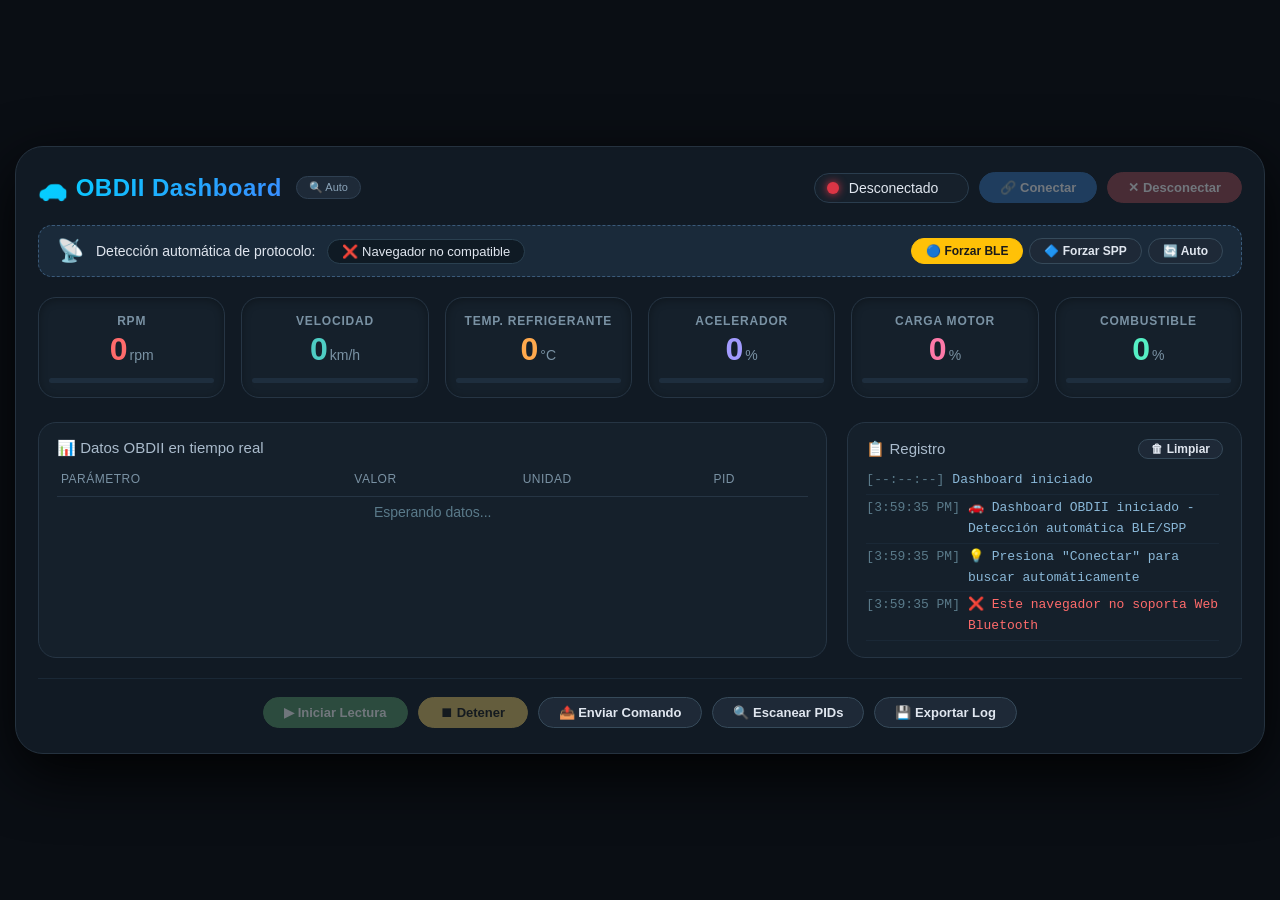
<file: Nice.html>
<!DOCTYPE html>
<html lang="es">
<head>
    <meta charset="UTF-8" />
    <meta name="viewport" content="width=device-width, initial-scale=1.0" />
    <title>OBDII Dashboard - BLE / SPP</title>
    <style>
        /* ===== RESET & BASE ===== */
        * {
            margin: 0;
            padding: 0;
            box-sizing: border-box;
        }

        body {
            font-family: 'Segoe UI', Tahoma, Geneva, Verdana, sans-serif;
            background: #0a0e14;
            color: #e0e6ef;
            min-height: 100vh;
            display: flex;
            justify-content: center;
            align-items: center;
            padding: 15px;
        }

        .dashboard {
            max-width: 1300px;
            width: 100%;
            background: #111a24;
            border-radius: 28px;
            padding: 25px 22px;
            box-shadow: 0 20px 60px rgba(0, 0, 0, 0.9);
            border: 1px solid #25323f;
        }

        /* ===== HEADER ===== */
        .header {
            display: flex;
            flex-wrap: wrap;
            justify-content: space-between;
            align-items: center;
            margin-bottom: 22px;
            gap: 12px;
        }

        .header-left {
            display: flex;
            align-items: center;
            gap: 14px;
        }

        .header-left h1 {
            font-size: 24px;
            font-weight: 700;
            background: linear-gradient(135deg, #00d4ff, #3a8cff);
            -webkit-background-clip: text;
            -webkit-text-fill-color: transparent;
            background-clip: text;
            letter-spacing: 0.5px;
        }

        .badge {
            font-size: 11px;
            background: #1e2a38;
            padding: 4px 12px;
            border-radius: 30px;
            color: #8aa3b8;
            border: 1px solid #2f4052;
            font-weight: 500;
        }

        .connection-status {
            display: flex;
            align-items: center;
            gap: 10px;
            background: #16202b;
            padding: 6px 16px 6px 12px;
            border-radius: 40px;
            border: 1px solid #2a3d4e;
        }

        .led {
            width: 12px;
            height: 12px;
            border-radius: 50%;
            background: #dc3545;
            box-shadow: 0 0 8px #dc3545;
            transition: 0.3s;
            flex-shrink: 0;
        }
        .led.connected {
            background: #28a745;
            box-shadow: 0 0 14px #28a745;
        }
        .led.connecting {
            background: #ffc107;
            box-shadow: 0 0 14px #ffc107;
            animation: pulse 1s infinite;
        }

        @keyframes pulse {
            0%, 100% { opacity: 1; transform: scale(1); }
            50% { opacity: 0.5; transform: scale(0.85); }
        }

        .status-text {
            font-size: 14px;
            font-weight: 500;
        }

        .status-detail {
            font-size: 12px;
            color: #7a8e9e;
            margin-left: 4px;
        }

        .btn {
            background: #1e2937;
            border: 1px solid #364a5a;
            color: #e0e6ef;
            padding: 7px 20px;
            border-radius: 40px;
            font-weight: 600;
            font-size: 13px;
            cursor: pointer;
            transition: 0.25s;
            display: inline-flex;
            align-items: center;
            gap: 6px;
            white-space: nowrap;
        }
        .btn:hover:not(:disabled) {
            background: #2a3a4a;
            border-color: #5a7a9a;
            transform: scale(1.02);
        }
        .btn-primary {
            background: #007bff;
            border-color: #007bff;
            color: #fff;
        }
        .btn-primary:hover:not(:disabled) {
            background: #0069d9;
            border-color: #0069d9;
        }
        .btn-success {
            background: #28a745;
            border-color: #28a745;
            color: #fff;
        }
        .btn-success:hover:not(:disabled) {
            background: #218838;
            border-color: #218838;
        }
        .btn-danger {
            background: #dc3545;
            border-color: #dc3545;
            color: #fff;
        }
        .btn-danger:hover:not(:disabled) {
            background: #c82333;
            border-color: #c82333;
        }
        .btn-warning {
            background: #ffc107;
            border-color: #ffc107;
            color: #1a1a1a;
        }
        .btn-warning:hover:not(:disabled) {
            background: #e0a800;
            border-color: #e0a800;
        }
        .btn:disabled {
            opacity: 0.4;
            pointer-events: none;
            filter: grayscale(0.5);
        }

        .btn-sm {
            padding: 5px 14px;
            font-size: 12px;
        }

        /* ===== AUTO-DETECTION BANNER ===== */
        .detection-banner {
            background: #1a2a3a;
            border: 1px dashed #3a5a7a;
            border-radius: 14px;
            padding: 12px 18px;
            margin-bottom: 20px;
            display: flex;
            align-items: center;
            justify-content: space-between;
            flex-wrap: wrap;
            gap: 10px;
        }

        .detection-banner .info {
            display: flex;
            align-items: center;
            gap: 12px;
            font-size: 14px;
        }

        .detection-banner .info .icon {
            font-size: 22px;
        }

        .detection-banner .status-badge {
            background: #0f1a24;
            padding: 4px 14px;
            border-radius: 30px;
            font-size: 13px;
            border: 1px solid #2a4050;
        }

        /* ===== GAUGES GRID ===== */
        .gauges-grid {
            display: grid;
            grid-template-columns: repeat(auto-fit, minmax(160px, 1fr));
            gap: 16px;
            margin-bottom: 24px;
        }

        .gauge-card {
            background: #15202b;
            border-radius: 18px;
            padding: 16px 10px 14px;
            text-align: center;
            border: 1px solid #263544;
            box-shadow: inset 0 2px 8px rgba(0, 0, 0, 0.3);
            transition: 0.2s;
        }
        .gauge-card:hover {
            border-color: #3a5a7a;
        }

        .gauge-card .label {
            font-size: 12px;
            text-transform: uppercase;
            letter-spacing: 0.8px;
            color: #7a92a4;
            font-weight: 600;
        }

        .gauge-card .value {
            font-size: 32px;
            font-weight: 700;
            font-variant-numeric: tabular-nums;
            line-height: 1.2;
            margin: 2px 0;
        }

        .gauge-card .unit {
            font-size: 14px;
            font-weight: 400;
            color: #7a92a4;
            margin-left: 2px;
        }

        .gauge-bar {
            margin-top: 10px;
            height: 5px;
            background: #1e2e3e;
            border-radius: 10px;
            overflow: hidden;
        }

        .gauge-bar .fill {
            height: 100%;
            width: 0%;
            border-radius: 10px;
            background: linear-gradient(90deg, #00d4ff, #3a8cff);
            transition: width 0.3s ease;
        }

        /* Colores específicos */
        .gauge-card.rpm .value { color: #ff6b6b; }
        .gauge-card.speed .value { color: #4ecdc4; }
        .gauge-card.coolant .value { color: #ffa94d; }
        .gauge-card.throttle .value { color: #a29bfe; }
        .gauge-card.load .value { color: #fd79a8; }
        .gauge-card.fuel .value { color: #55efc4; }

        /* ===== DATA SECTION ===== */
        .data-section {
            display: grid;
            grid-template-columns: 2fr 1fr;
            gap: 20px;
            margin-top: 6px;
        }

        @media (max-width: 780px) {
            .data-section {
                grid-template-columns: 1fr;
            }
        }

        .table-wrap {
            background: #15202b;
            border-radius: 18px;
            padding: 16px 18px;
            border: 1px solid #263544;
            overflow-x: auto;
        }

        .table-wrap h3 {
            font-size: 15px;
            font-weight: 500;
            margin-bottom: 10px;
            color: #aabbcc;
            display: flex;
            align-items: center;
            gap: 8px;
        }

        table {
            width: 100%;
            border-collapse: collapse;
            font-size: 14px;
        }

        th {
            text-align: left;
            color: #7a92a4;
            font-weight: 500;
            padding: 5px 4px 10px 4px;
            border-bottom: 1px solid #263544;
            font-size: 12px;
            text-transform: uppercase;
            letter-spacing: 0.5px;
        }

        td {
            padding: 7px 4px;
            border-bottom: 1px solid #1a2836;
            font-variant-numeric: tabular-nums;
        }

        tr:last-child td {
            border-bottom: none;
        }

        .log-box {
            background: #15202b;
            border-radius: 18px;
            padding: 16px 18px;
            border: 1px solid #263544;
            max-height: 300px;
            display: flex;
            flex-direction: column;
        }

        .log-box h3 {
            font-size: 15px;
            font-weight: 500;
            margin-bottom: 8px;
            color: #aabbcc;
            display: flex;
            align-items: center;
            justify-content: space-between;
        }

        .log-list {
            flex: 1;
            overflow-y: auto;
            font-size: 13px;
            line-height: 1.6;
            color: #b0c4d8;
            padding-right: 4px;
            font-family: 'Consolas', 'Courier New', monospace;
        }

        .log-list .entry {
            border-bottom: 1px solid #1a2836;
            padding: 3px 0;
            display: flex;
            gap: 8px;
        }

        .log-list .timestamp {
            color: #5a7a8a;
            flex-shrink: 0;
        }

        .log-list .level-info { color: #8ab8d8; }
        .log-list .level-success { color: #55efc4; }
        .log-list .level-warn { color: #fdcb6e; }
        .log-list .level-error { color: #ff6b6b; }

        .log-list::-webkit-scrollbar {
            width: 4px;
        }
        .log-list::-webkit-scrollbar-track {
            background: #0f1820;
        }
        .log-list::-webkit-scrollbar-thumb {
            background: #2f4052;
            border-radius: 8px;
        }

        /* ===== ACTIONS ===== */
        .actions {
            display: flex;
            flex-wrap: wrap;
            gap: 10px;
            margin-top: 20px;
            padding-top: 18px;
            border-top: 1px solid #1a2836;
            justify-content: center;
        }

        .actions .btn {
            min-width: 110px;
            justify-content: center;
        }

        /* ===== RESPONSIVE ===== */
        @media (max-width: 600px) {
            .dashboard { padding: 14px 10px; }
            .header-left h1 { font-size: 18px; }
            .gauge-card .value { font-size: 26px; }
            .detection-banner { flex-direction: column; align-items: stretch; }
            .btn { font-size: 12px; padding: 6px 14px; }
            .actions .btn { min-width: 90px; }
        }
    </style>
</head>
<body>

<div class="dashboard" id="app">

    <!-- HEADER -->
    <div class="header">
        <div class="header-left">
            <h1>🚗 OBDII Dashboard</h1>
            <span class="badge" id="modeBadge">🔍 Auto</span>
        </div>
        <div style="display: flex; align-items: center; gap: 10px; flex-wrap: wrap;">
            <div class="connection-status">
                <span class="led" id="statusLed"></span>
                <span class="status-text" id="statusText">Desconectado</span>
                <span class="status-detail" id="statusDetail"></span>
            </div>
            <button class="btn btn-primary" id="btnConnect">🔗 Conectar</button>
            <button class="btn btn-danger" id="btnDisconnect" disabled>✕ Desconectar</button>
        </div>
    </div>

    <!-- DETECTION BANNER -->
    <div class="detection-banner" id="detectionBanner">
        <div class="info">
            <span class="icon">📡</span>
            <span>Detección automática de protocolo:</span>
            <span class="status-badge" id="detectionStatus">⏳ Esperando conexión...</span>
        </div>
        <div style="display:flex; gap:6px; flex-wrap:wrap;">
            <button class="btn btn-sm btn-warning" id="btnForceBle">🔵 Forzar BLE</button>
            <button class="btn btn-sm" id="btnForceSpp">🔷 Forzar SPP</button>
            <button class="btn btn-sm" id="btnAutoDetect">🔄 Auto</button>
        </div>
    </div>

    <!-- GAUGES -->
    <div class="gauges-grid" id="gaugesContainer"></div>

    <!-- DATA TABLE + LOG -->
    <div class="data-section">
        <div class="table-wrap">
            <h3>📊 Datos OBDII en tiempo real</h3>
            <table>
                <thead>
                    <tr><th>Parámetro</th><th>Valor</th><th>Unidad</th><th>PID</th></tr>
                </thead>
                <tbody id="dataTableBody">
                    <tr><td colspan="4" style="text-align:center; color:#5a7a8a;">Esperando datos...</td></tr>
                </tbody>
            </table>
        </div>
        <div class="log-box">
            <h3>
                📋 Registro
                <span style="font-size:12px; font-weight:400;">
                    <button class="btn btn-sm" id="btnClearLog" style="padding:2px 12px;">🗑 Limpiar</button>
                </span>
            </h3>
            <div class="log-list" id="logList">
                <div class="entry"><span class="timestamp">[--:--:--]</span> <span class="level-info">Dashboard iniciado</span></div>
            </div>
        </div>
    </div>

    <!-- ACTIONS -->
    <div class="actions">
        <button class="btn btn-success" id="btnStartRead" disabled>▶ Iniciar Lectura</button>
        <button class="btn btn-warning" id="btnStopRead" disabled>⏹ Detener</button>
        <button class="btn" id="btnSendCommand">📤 Enviar Comando</button>
        <button class="btn" id="btnScanPids">🔍 Escanear PIDs</button>
        <button class="btn" id="btnExportLog">💾 Exportar Log</button>
    </div>
</div>

<script>
    // ================================================================
    //  CONFIGURACIÓN
    // ================================================================
    // UUIDs para BLE
    const BLE_SERVICE_UUID = '0000fff0-0000-1000-8000-00805f9b34fb';
    const BLE_CHARACTERISTIC_UUID = '0000fff1-0000-1000-8000-00805f9b34fb';
    // UUIDs alternativos comunes
    const BLE_ALT_SERVICES = [
        '000018f0-0000-1000-8000-00805f9b34fb',
        '0000ffe0-0000-1000-8000-00805f9b34fb'
    ];

    // ================================================================
    //  ESTADO
    // ================================================================
    let state = {
        mode: 'auto', // 'auto' | 'ble' | 'spp'
        connected: false,
        connecting: false,
        protocol: null, // 'ble' | 'spp'
        device: null,
        server: null,
        characteristic: null,
        // SPP
        sppSocket: null,
        sppReader: null,
        sppWriter: null,
        // Lectura
        readingInterval: null,
        isReading: false,
        // Datos
        values: {
            rpm: 0, speed: 0, coolant: 0, throttle: 0, load: 0, fuel: 0,
            intake_temp: 0, timing: 0, maf: 0, o2: 0
        },
        pids: {
            rpm: '010C', speed: '010D', coolant: '0105',
            throttle: '0111', load: '0104', fuel: '012F',
            intake_temp: '010F', timing: '010E', maf: '0110', o2: '0114'
        },
        supportedPids: [],
        logEntries: [],
        commandQueue: [],
        processingCommand: false,
    };

    // ================================================================
    //  CONFIGURACIÓN DE GAUGES
    // ================================================================
    const gaugeConfig = [
        { id: 'rpm', label: 'RPM', unit: 'rpm', max: 8000, pid: '010C', color: 'rpm' },
        { id: 'speed', label: 'Velocidad', unit: 'km/h', max: 200, pid: '010D', color: 'speed' },
        { id: 'coolant', label: 'Temp. Refrigerante', unit: '°C', max: 130, pid: '0105', color: 'coolant' },
        { id: 'throttle', label: 'Acelerador', unit: '%', max: 100, pid: '0111', color: 'throttle' },
        { id: 'load', label: 'Carga Motor', unit: '%', max: 100, pid: '0104', color: 'load' },
        { id: 'fuel', label: 'Combustible', unit: '%', max: 100, pid: '012F', color: 'fuel' },
    ];

    // ================================================================
    //  DOM REFS
    // ================================================================
    const $ = (id) => document.getElementById(id);
    const statusLed = $('statusLed');
    const statusText = $('statusText');
    const statusDetail = $('statusDetail');
    const modeBadge = $('modeBadge');
    const detectionStatus = $('detectionStatus');
    const btnConnect = $('btnConnect');
    const btnDisconnect = $('btnDisconnect');
    const btnStartRead = $('btnStartRead');
    const btnStopRead = $('btnStopRead');
    const btnClearLog = $('btnClearLog');
    const btnSendCommand = $('btnSendCommand');
    const btnScanPids = $('btnScanPids');
    const btnExportLog = $('btnExportLog');
    const btnForceBle = $('btnForceBle');
    const btnForceSpp = $('btnForceSpp');
    const btnAutoDetect = $('btnAutoDetect');
    const gaugesContainer = $('gaugesContainer');
    const dataTableBody = $('dataTableBody');
    const logList = $('logList');

    // ================================================================
    //  INICIALIZAR GAUGES
    // ================================================================
    function buildGauges() {
        gaugesContainer.innerHTML = '';
        gaugeConfig.forEach(g => {
            const card = document.createElement('div');
            card.className = `gauge-card ${g.color}`;
            card.id = `gauge-${g.id}`;
            card.innerHTML = `
                <div class="label">${g.label}</div>
                <div class="value" id="val-${g.id}">0<span class="unit">${g.unit}</span></div>
                <div class="gauge-bar"><div class="fill" id="bar-${g.id}"></div></div>
            `;
            gaugesContainer.appendChild(card);
        });
    }
    buildGauges();

    // ================================================================
    //  FUNCIONES UI
    // ================================================================
    function updateGauge(id, value, max) {
        const valEl = document.getElementById(`val-${id}`);
        const barEl = document.getElementById(`bar-${id}`);
        if (!valEl || !barEl) return;
        const num = Number(value) || 0;
        const g = gaugeConfig.find(g => g.id === id);
        valEl.innerHTML = `${num.toFixed(0)}<span class="unit">${g ? g.unit : ''}</span>`;
        const pct = Math.min(100, (num / max) * 100);
        barEl.style.width = `${pct}%`;
    }

    function updateTable() {
        const rows = [
            { label: 'RPM', value: state.values.rpm, unit: 'rpm', pid: state.pids.rpm },
            { label: 'Velocidad', value: state.values.speed, unit: 'km/h', pid: state.pids.speed },
            { label: 'Temp. Refrigerante', value: state.values.coolant, unit: '°C', pid: state.pids.coolant },
            { label: 'Posición Acelerador', value: state.values.throttle, unit: '%', pid: state.pids.throttle },
            { label: 'Carga Motor', value: state.values.load, unit: '%', pid: state.pids.load },
            { label: 'Nivel Combustible', value: state.values.fuel, unit: '%', pid: state.pids.fuel },
        ];
        dataTableBody.innerHTML = rows.map(r =>
            `<tr><td>${r.label}</td><td>${r.value.toFixed(0)}</td><td>${r.unit}</td><td style="color:#5a7a8a;font-size:12px;">${r.pid}</td></tr>`
        ).join('');
    }

    function addLog(message, level = 'info') {
        const time = new Date().toLocaleTimeString();
        state.logEntries.push({ time, message, level });
        const div = document.createElement('div');
        div.className = 'entry';
        div.innerHTML = `<span class="timestamp">[${time}]</span> <span class="level-${level}">${message}</span>`;
        logList.appendChild(div);
        logList.scrollTop = logList.scrollHeight;
        while (logList.children.length > 100) {
            logList.removeChild(logList.firstChild);
        }
    }

    function setStatus(connected, protocol = null, detail = '') {
        state.connected = connected;
        state.protocol = protocol;
        if (connected) {
            statusLed.className = 'led connected';
            statusText.textContent = 'Conectado';
            statusDetail.textContent = protocol ? `(${protocol.toUpperCase()})` : '';
            btnConnect.disabled = true;
            btnDisconnect.disabled = false;
            btnStartRead.disabled = false;
            detectionStatus.textContent = `✅ ${protocol.toUpperCase()} detectado`;
            modeBadge.textContent = protocol ? `📡 ${protocol.toUpperCase()}` : '🔍 Auto';
        } else {
            statusLed.className = 'led';
            statusText.textContent = 'Desconectado';
            statusDetail.textContent = '';
            btnConnect.disabled = false;
            btnDisconnect.disabled = true;
            btnStartRead.disabled = true;
            btnStopRead.disabled = true;
            if (state.readingInterval) {
                clearInterval(state.readingInterval);
                state.readingInterval = null;
                state.isReading = false;
            }
            detectionStatus.textContent = '⏳ Esperando conexión...';
        }
        if (detail) statusDetail.textContent = detail;
    }

    function setConnecting(connecting) {
        state.connecting = connecting;
        if (connecting) {
            statusLed.className = 'led connecting';
            statusText.textContent = 'Conectando...';
            btnConnect.disabled = true;
            detectionStatus.textContent = '🔄 Buscando dispositivo...';
        }
    }

    // ================================================================
    //  PARSEADOR OBDII
    // ================================================================
    function parseObdResponse(data, pid) {
        const bytes = data instanceof ArrayBuffer ? new Uint8Array(data) :
                      data instanceof Uint8Array ? data : new Uint8Array(data);
        const pidLow = parseInt(pid.slice(2), 16);
        const responseByte = 0x41;
        let value = 0;

        // Buscar en la respuesta el PID solicitado
        for (let i = 0; i < bytes.length - 2; i++) {
            if (bytes[i] === responseByte && bytes[i + 1] === pidLow) {
                const a = bytes[i + 2] || 0;
                const b = bytes[i + 3] || 0;
                switch (pid) {
                    case '010C': value = (a * 256 + b) / 4; break;
                    case '010D': value = a; break;
                    case '0105': value = a - 40; break;
                    case '0111': value = (a * 100) / 255; break;
                    case '0104': value = (a * 100) / 255; break;
                    case '012F': value = (a * 100) / 255; break;
                    case '010F': value = a - 40; break; // Intake temp
                    case '010E': value = (a * 256 + b) / 128 - 64; break; // Timing
                    case '0110': value = (a * 256 + b) / 100; break; // MAF
                    case '0114': value = (a * 256 + b) / 200; break; // O2
                    default: value = a;
                }
                return value;
            }
        }
        // Si no encuentra el PID exacto, intenta parsear como respuesta genérica
        if (bytes.length >= 3 && bytes[0] === responseByte) {
            // Algunos adaptadores devuelven directamente el valor
            const a = bytes[2] || 0;
            const b = bytes[3] || 0;
            switch (pid) {
                case '010C': value = (a * 256 + b) / 4; break;
                case '010D': value = a; break;
                case '0105': value = a - 40; break;
                case '0111': value = (a * 100) / 255; break;
                case '0104': value = (a * 100) / 255; break;
                case '012F': value = (a * 100) / 255; break;
                default: value = a;
            }
        }
        return value;
    }

    // ================================================================
    //  FUNCIONES BLE
    // ================================================================
    async function connectBLE() {
        try {
            setConnecting(true);
            addLog('🔍 Buscando dispositivo OBDII BLE...', 'info');

            // Intentar con filtro de servicio principal
            let device = null;
            try {
                device = await navigator.bluetooth.requestDevice({
                    filters: [{ services: [BLE_SERVICE_UUID] }],
                    optionalServices: [BLE_SERVICE_UUID, ...BLE_ALT_SERVICES],
                });
            } catch (e) {
                // Si falla, intentar con todos los dispositivos
                addLog('Buscando con acceptAllDevices...', 'warn');
                device = await navigator.bluetooth.requestDevice({
                    acceptAllDevices: true,
                    optionalServices: [BLE_SERVICE_UUID, ...BLE_ALT_SERVICES],
                });
            }

            if (!device) {
                addLog('❌ No se seleccionó ningún dispositivo', 'error');
                setStatus(false);
                return false;
            }

            addLog(`📱 Dispositivo: ${device.name || 'Sin nombre'}`, 'info');
            state.device = device;

            const server = await device.gatt.connect();
            state.server = server;
            addLog('✅ Conectado al GATT', 'success');

            // Buscar servicio
            let service;
            try {
                service = await server.getPrimaryService(BLE_SERVICE_UUID);
            } catch (e) {
                // Intentar con servicios alternativos
                for (const alt of BLE_ALT_SERVICES) {
                    try {
                        service = await server.getPrimaryService(alt);
                        addLog(`Servicio encontrado: ${alt}`, 'success');
                        break;
                    } catch (e2) {}
                }
                if (!service) {
                    // Buscar cualquier servicio que parezca OBDII
                    const services = await server.getPrimaryServices();
                    for (const s of services) {
                        const uuid = s.uuid;
                        if (uuid.includes('fff0') || uuid.includes('ffe0') || uuid.includes('18f0')) {
                            service = s;
                            addLog(`Servicio OBDII encontrado: ${uuid}`, 'success');
                            break;
                        }
                    }
                }
                if (!service) throw new Error('No se encontró servicio OBDII');
            }

            // Buscar característica
            let characteristic;
            try {
                characteristic = await service.getCharacteristic(BLE_CHARACTERISTIC_UUID);
            } catch (e) {
                // Buscar cualquier característica de escritura/lectura
                const chars = await service.getCharacteristics();
                for (const c of chars) {
                    if (c.properties.read || c.properties.write || c.properties.writeWithoutResponse) {
                        characteristic = c;
                        addLog(`Característica encontrada: ${c.uuid}`, 'success');
                        break;
                    }
                }
                if (!characteristic) throw new Error('No se encontró característica OBDII');
            }

            state.characteristic = characteristic;

            // Habilitar notificaciones si está disponible
            if (characteristic.properties.notify) {
                await characteristic.startNotifications();
                characteristic.addEventListener('characteristicvaluechanged', (ev) => {
                    const val = ev.target.value;
                    handleNotification(val);
                });
                addLog('🔔 Notificaciones habilitadas', 'info');
            }

            setStatus(true, 'ble');
            addLog('✅ Conectado vía BLE', 'success');
            return true;

        } catch (error) {
            addLog(`❌ Error BLE: ${error.message}`, 'error');
            setStatus(false);
            return false;
        } finally {
            setConnecting(false);
        }
    }

    function handleNotification(data) {
        // Procesar notificaciones automáticas si las hay
        const bytes = new Uint8Array(data.buffer);
        // Intentar parsear como respuesta OBDII
        for (const g of gaugeConfig) {
            const val = parseObdResponse(bytes, g.pid);
            if (val > 0) {
                state.values[g.id] = val;
                updateGauge(g.id, val, g.max);
            }
        }
        updateTable();
    }

    // ================================================================
    //  FUNCIONES SPP (Bluetooth Clásico)
    // ================================================================
    async function connectSPP() {
        try {
            setConnecting(true);
            addLog('🔍 Buscando dispositivo OBDII SPP...', 'info');

            // Usar Web Bluetooth para SPP también (dispositivos con servicio serial)
            const device = await navigator.bluetooth.requestDevice({
                acceptAllDevices: true,
                optionalServices: [
                    '00001101-0000-1000-8000-00805f9b34fb', // Serial SPP
                    '000018f0-0000-1000-8000-00805f9b34fb',
                ],
            });

            if (!device) {
                addLog('❌ No se seleccionó ningún dispositivo', 'error');
                setStatus(false);
                return false;
            }

            state.device = device;
            addLog(`📱 Dispositivo: ${device.name || 'Sin nombre'}`, 'info');

            const server = await device.gatt.connect();
            state.server = server;
            addLog('✅ Conectado al GATT', 'success');

            // Buscar servicio SPP (Serial Port Profile)
            const SPP_UUID = '00001101-0000-1000-8000-00805f9b34fb';
            let service;
            try {
                service = await server.getPrimaryService(SPP_UUID);
            } catch (e) {
                // Buscar cualquier servicio que parezca serial
                const services = await server.getPrimaryServices();
                for (const s of services) {
                    const uuid = s.uuid;
                    if (uuid.includes('1101') || uuid.includes('ffe0') || uuid.includes('18f0')) {
                        service = s;
                        addLog(`Servicio SPP encontrado: ${uuid}`, 'success');
                        break;
                    }
                }
                if (!service) throw new Error('No se encontró servicio SPP');
            }

            // Buscar características para RX/TX
            const chars = await service.getCharacteristics();
            let txChar = null, rxChar = null;
            for (const c of chars) {
                if (c.properties.write || c.properties.writeWithoutResponse) {
                    if (!txChar) txChar = c;
                }
                if (c.properties.read || c.properties.notify) {
                    if (!rxChar) rxChar = c;
                }
            }

            if (!txChar || !rxChar) {
                // Usar la misma para todo
                txChar = chars[0];
                rxChar = chars[0];
            }

            state.characteristic = txChar; // Para escritura
            // Guardar también la de lectura
            state.sppReader = rxChar;

            if (rxChar.properties.notify) {
                await rxChar.startNotifications();
                rxChar.addEventListener('characteristicvaluechanged', (ev) => {
                    const val = ev.target.value;
                    handleNotification(val);
                });
                addLog('🔔 Notificaciones SPP habilitadas', 'info');
            }

            setStatus(true, 'spp');
            addLog('✅ Conectado vía SPP (Bluetooth Clásico)', 'success');
            return true;

        } catch (error) {
            addLog(`❌ Error SPP: ${error.message}`, 'error');
            setStatus(false);
            return false;
        } finally {
            setConnecting(false);
        }
    }

    // ================================================================
    //  DETECCIÓN AUTOMÁTICA
    // ================================================================
    async function autoDetect() {
        if (state.connected) {
            addLog('⚠️ Ya estás conectado. Desconecta primero.', 'warn');
            return;
        }

        addLog('🔍 Iniciando detección automática de protocolo...', 'info');
        setConnecting(true);
        detectionStatus.textContent = '🔄 Probando BLE...';

        // Primero intentar BLE
        let success = await connectBLE();
        if (success) {
            state.mode = 'ble';
            modeBadge.textContent = '📡 BLE (Auto)';
            detectionStatus.textContent = '✅ BLE detectado';
            return;
        }

        // Si BLE falla, intentar SPP
        addLog('🔄 BLE no disponible, probando SPP...', 'warn');
        detectionStatus.textContent = '🔄 Probando SPP...';
        success = await connectSPP();
        if (success) {
            state.mode = 'spp';
            modeBadge.textContent = '📡 SPP (Auto)';
            detectionStatus.textContent = '✅ SPP detectado';
            return;
        }

        // Ambos fallaron
        addLog('❌ No se pudo conectar con ningún protocolo', 'error');
        detectionStatus.textContent = '❌ No se detectó adaptador OBDII';
        setStatus(false);
        setConnecting(false);
    }

    // ================================================================
    //  COMANDOS OBDII
    // ================================================================
    async function sendObdCommand(cmd) {
        if (!state.connected || !state.characteristic) {
            addLog('❌ No conectado', 'error');
            return null;
        }

        try {
            const encoder = new TextEncoder();
            const cmdWithCR = cmd.endsWith('\r') ? cmd : cmd + '\r';
            await state.characteristic.writeValue(encoder.encode(cmdWithCR));
            addLog(`📤 Enviado: ${cmd}`, 'info');

            // Esperar respuesta
            let response = null;
            if (state.sppReader && state.sppReader.properties.read) {
                // Para SPP, leer respuesta
                response = await state.sppReader.readValue();
            } else if (state.characteristic.properties.read) {
                response = await state.characteristic.readValue();
            } else {
                // Si no se puede leer, esperar notificación
                await new Promise(resolve => setTimeout(resolve, 300));
                return null;
            }

            if (response) {
                const bytes = new Uint8Array(response.buffer);
                const hexStr = Array.from(bytes).map(b => b.toString(16).padStart(2, '0')).join(' ');
                addLog(`📥 Respuesta: ${hexStr}`, 'info');
                return response;
            }
            return null;
        } catch (e) {
            addLog(`❌ Error enviando comando: ${e.message}`, 'error');
            return null;
        }
    }

    // ================================================================
    //  LECTURA DE DATOS
    // ================================================================
    async function readAllData() {
        if (!state.connected) return;

        for (const g of gaugeConfig) {
            try {
                const response = await sendObdCommand(g.pid);
                if (response) {
                    const val = parseObdResponse(response.buffer, g.pid);
                    if (val >= 0) {
                        state.values[g.id] = val;
                        updateGauge(g.id, val, g.max);
                    }
                }
            } catch (e) {
                // Silencioso
            }
        }
        updateTable();
    }

    // ================================================================
    //  ESCANEAR PIDs
    // ================================================================
    async function scanPids() {
        if (!state.connected) {
            addLog('❌ Conecta primero', 'error');
            return;
        }

        addLog('🔍 Escaneando PIDs soportados...', 'info');
        const pidsToTest = ['0100', '0101', '0120', '0140'];
        const supported = [];

        for (const pid of pidsToTest) {
            const response = await sendObdCommand(pid);
            if (response) {
                const bytes = new Uint8Array(response.buffer);
                // Verificar si hay datos válidos
                if (bytes.length > 3 && bytes[0] === 0x41) {
                    supported.push(pid);
                    addLog(`✅ PID ${pid} soportado`, 'success');
                }
            }
            // Pequeña pausa entre comandos
            await new Promise(r => setTimeout(r, 100));
        }

        state.supportedPids = supported;
        addLog(`🔍 Escaneo completado. ${supported.length} PIDs encontrados.`, 'info');
        return supported;
    }

    // ================================================================
    //  EXPORTAR LOG
    // ================================================================
    function exportLog() {
        const content = state.logEntries.map(e => `[${e.time}] ${e.message}`).join('\n');
        const blob = new Blob([content], { type: 'text/plain' });
        const url = URL.createObjectURL(blob);
        const a = document.createElement('a');
        a.href = url;
        a.download = `obdii_log_${new Date().toISOString().slice(0,10)}.txt`;
        a.click();
        URL.revokeObjectURL(url);
        addLog('💾 Log exportado', 'success');
    }

    // ================================================================
    //  DESCONEXIÓN
    // ================================================================
    function disconnect() {
        if (state.readingInterval) {
            clearInterval(state.readingInterval);
            state.readingInterval = null;
            state.isReading = false;
            btnStartRead.disabled = false;
            btnStopRead.disabled = true;
        }

        if (state.device && state.device.gatt) {
            try {
                state.device.gatt.disconnect();
                addLog('🔌 Desconectado', 'info');
            } catch (e) {
                addLog(`Error al desconectar: ${e.message}`, 'warn');
            }
        }

        state.device = null;
        state.server = null;
        state.characteristic = null;
        state.sppReader = null;
        state.sppWriter = null;

        // Reiniciar valores
        gaugeConfig.forEach(g => {
            state.values[g.id] = 0;
            updateGauge(g.id, 0, g.max);
        });
        updateTable();
        setStatus(false);
        modeBadge.textContent = '🔍 Auto';
        detectionStatus.textContent = '⏳ Desconectado';
    }

    // ================================================================
    //  EVENTOS
    // ================================================================
    btnConnect.addEventListener('click', autoDetect);

    btnDisconnect.addEventListener('click', disconnect);

    btnStartRead.addEventListener('click', () => {
        if (!state.connected) {
            addLog('❌ No conectado', 'error');
            return;
        }
        if (state.isReading) return;
        state.isReading = true;
        btnStartRead.disabled = true;
        btnStopRead.disabled = false;
        state.readingInterval = setInterval(async () => {
            await readAllData();
        }, 500);
        addLog('▶ Lectura iniciada (cada 500ms)', 'success');
    });

    btnStopRead.addEventListener('click', () => {
        if (state.readingInterval) {
            clearInterval(state.readingInterval);
            state.readingInterval = null;
            state.isReading = false;
            btnStartRead.disabled = false;
            btnStopRead.disabled = true;
            addLog('⏹ Lectura detenida', 'info');
        }
    });

    btnClearLog.addEventListener('click', () => {
        logList.innerHTML = '';
        state.logEntries = [];
        addLog('🗑 Log limpiado', 'info');
    });

    btnSendCommand.addEventListener('click', async () => {
        if (!state.connected) {
            addLog('❌ No conectado', 'error');
            return;
        }
        const cmd = prompt('Ingresa comando OBDII (ej: 0100, 010C, ATZ):');
        if (!cmd) return;
        await sendObdCommand(cmd);
    });

    btnScanPids.addEventListener('click', scanPids);

    btnExportLog.addEventListener('click', exportLog);

    btnForceBle.addEventListener('click', async () => {
        if (state.connected) disconnect();
        state.mode = 'ble';
        modeBadge.textContent = '📡 BLE (Forzado)';
        detectionStatus.textContent = '🔄 Forzando BLE...';
        await connectBLE();
        if (!state.connected) {
            detectionStatus.textContent = '❌ BLE falló';
        }
    });

    btnForceSpp.addEventListener('click', async () => {
        if (state.connected) disconnect();
        state.mode = 'spp';
        modeBadge.textContent = '📡 SPP (Forzado)';
        detectionStatus.textContent = '🔄 Forzando SPP...';
        await connectSPP();
        if (!state.connected) {
            detectionStatus.textContent = '❌ SPP falló';
        }
    });

    btnAutoDetect.addEventListener('click', async () => {
        if (state.connected) disconnect();
        state.mode = 'auto';
        modeBadge.textContent = '🔍 Auto';
        await autoDetect();
    });

    // ================================================================
    //  INICIALIZACIÓN
    // ================================================================
    setStatus(false);
    addLog('🚗 Dashboard OBDII iniciado - Detección automática BLE/SPP', 'info');
    addLog('💡 Presiona "Conectar" para buscar automáticamente', 'info');

    if (!navigator.bluetooth) {
        addLog('❌ Este navegador no soporta Web Bluetooth', 'error');
        btnConnect.disabled = true;
        detectionStatus.textContent = '❌ Navegador no compatible';
    }

    // Manejar desconexión inesperada
    if (navigator.bluetooth) {
        navigator.bluetooth.addEventListener('availabilitychanged', (event) => {
            if (!event.value && state.connected) {
                addLog('⚠️ Bluetooth desactivado', 'warn');
                disconnect();
            }
        });
    }

    console.log('OBDII Dashboard con detección automática BLE/SPP cargado');
</script>
</body>
</html>
</file>
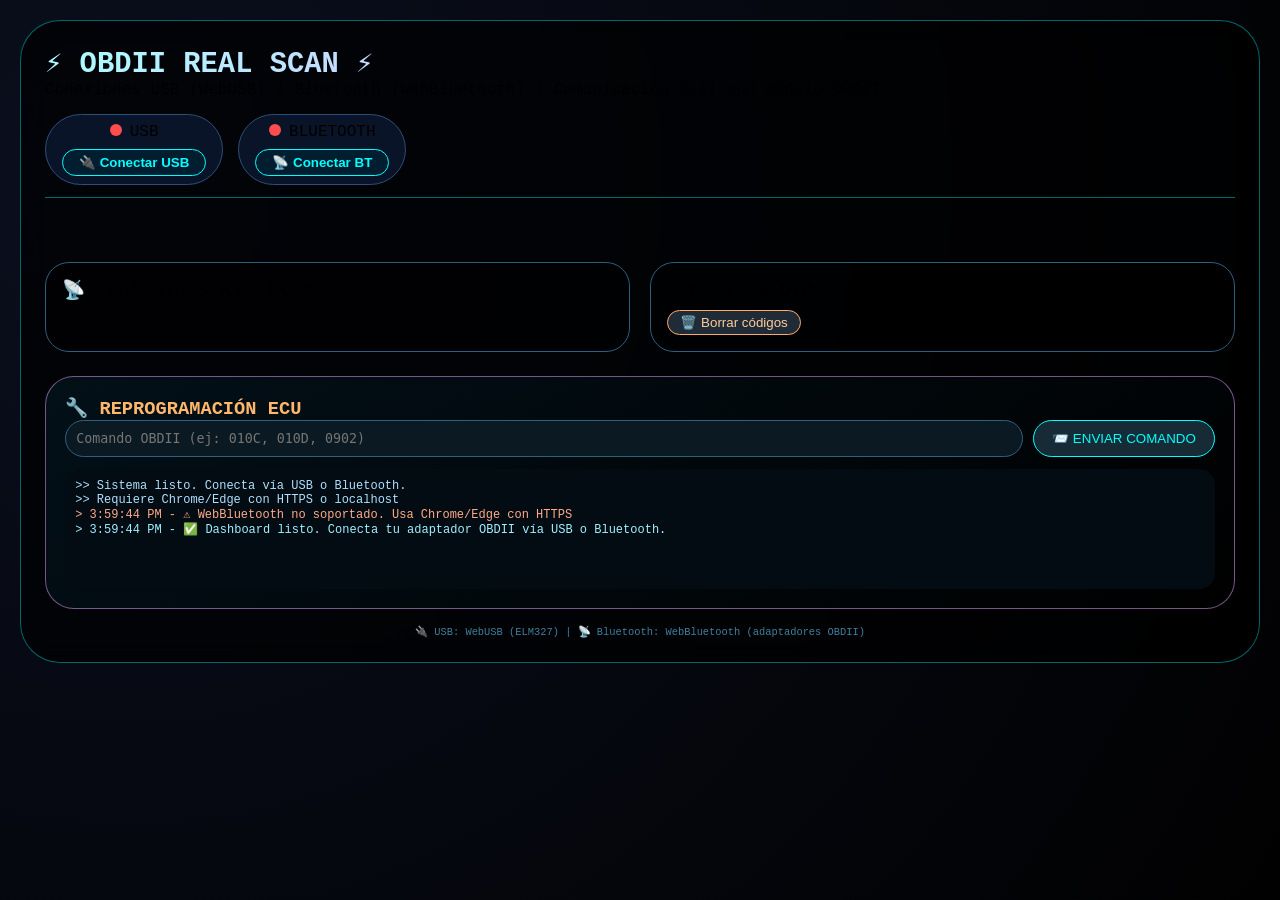
<file: Real.html>
<!DOCTYPE html>
<html lang="es">
<head>
    <meta charset="UTF-8">
    <meta name="viewport" content="width=device-width, initial-scale=1.0, user-scalable=no">
    <title>OBDII Real | USB + Bluetooth | Escáner Profesional</title>
    <style>
        * {
            margin: 0;
            padding: 0;
            box-sizing: border-box;
        }

        body {
            background: radial-gradient(circle at 10% 20%, #0a0f1e, #010101);
            font-family: 'Segoe UI', 'Orbitron', 'Courier New', monospace;
            min-height: 100vh;
            padding: 20px;
        }

        .dashboard {
            max-width: 1500px;
            margin: 0 auto;
            background: rgba(0, 0, 0, 0.7);
            backdrop-filter: blur(12px);
            border-radius: 2.5rem;
            border: 1px solid rgba(0, 255, 255, 0.4);
            padding: 1.5rem;
        }

        .header {
            display: flex;
            justify-content: space-between;
            align-items: center;
            flex-wrap: wrap;
            gap: 15px;
            margin-bottom: 2rem;
            border-bottom: 1px solid rgba(0, 255, 255, 0.4);
            padding-bottom: 0.8rem;
        }

        .title h1 {
            font-size: 1.8rem;
            background: linear-gradient(135deg, #aaffff, #f0a3ff);
            -webkit-background-clip: text;
            background-clip: text;
            color: transparent;
        }

        .connection-panel {
            display: flex;
            gap: 15px;
        }

        .connector {
            background: #0a1428;
            padding: 0.5rem 1rem;
            border-radius: 40px;
            border: 1px solid #2c4f7a;
            text-align: center;
        }

        .led {
            width: 12px;
            height: 12px;
            border-radius: 50%;
            background: #ff4d4d;
            display: inline-block;
            margin-right: 8px;
        }

        .led.connected {
            background: #1eff6e;
            box-shadow: 0 0 8px #00ff80;
        }

        .btn-conn {
            background: #001e30;
            border: 1px solid #0ff;
            color: #0ff;
            padding: 0.3rem 1rem;
            border-radius: 30px;
            cursor: pointer;
            margin-top: 8px;
            font-weight: bold;
        }

        .btn-conn:hover {
            background: #0ff22a20;
            box-shadow: 0 0 6px cyan;
        }

        .metrics-grid {
            display: grid;
            grid-template-columns: repeat(auto-fit, minmax(270px, 1fr));
            gap: 1.2rem;
            margin-bottom: 2rem;
        }

        .card {
            background: rgba(8, 18, 28, 0.8);
            border-radius: 1.8rem;
            padding: 1rem;
            border: 1px solid rgba(0, 255, 255, 0.2);
        }

        .value {
            font-size: 2.5rem;
            font-weight: 800;
            font-family: 'Orbitron', monospace;
            color: #f0f9ff;
        }

        .progress-bar-bg {
            background: #1f2a3e;
            border-radius: 20px;
            height: 5px;
            margin-top: 8px;
        }

        .progress-fill {
            background: linear-gradient(90deg, #0ff, #f0f);
            width: 0%;
            height: 5px;
            border-radius: 20px;
        }

        .mid-section {
            display: grid;
            grid-template-columns: 1fr 1fr;
            gap: 1.3rem;
            margin-bottom: 1.5rem;
        }

        .panel {
            background: rgba(0, 0, 0, 0.55);
            border-radius: 1.5rem;
            padding: 1rem;
            border: 1px solid #2d5f7e;
        }

        .adv-data {
            display: flex;
            flex-wrap: wrap;
            gap: 12px;
        }

        .adv-item {
            background: #05121e;
            padding: 6px 10px;
            border-radius: 25px;
            flex: 1;
            text-align: center;
        }

        .dtc-list {
            font-family: monospace;
            max-height: 120px;
            overflow-y: auto;
        }

        .reflash-panel {
            background: linear-gradient(145deg, #021018, #000000aa);
            border-radius: 1.8rem;
            border: 1px solid #f0a3ff80;
            padding: 1.2rem;
            margin-top: 0.5rem;
        }

        .cmd-input-group {
            display: flex;
            gap: 10px;
            margin-bottom: 12px;
        }

        .cmd-input {
            flex: 3;
            background: #0a1922;
            border: 1px solid #2f6080;
            padding: 10px;
            border-radius: 40px;
            color: #0ff;
            font-family: monospace;
        }

        .cmd-btn {
            background: #162b36;
            border: 1px solid cyan;
            color: cyan;
            padding: 8px 18px;
            border-radius: 40px;
            cursor: pointer;
        }

        .cmd-history {
            background: #030c12;
            border-radius: 1rem;
            padding: 10px;
            height: 120px;
            overflow-y: auto;
            font-size: 0.75rem;
            color: #b0e0ff;
        }

        @media (max-width: 850px) {
            .mid-section { grid-template-columns: 1fr; }
        }

        .footer {
            text-align: center;
            font-size: 0.65rem;
            color: #3f7f9e;
            margin-top: 1rem;
        }
    </style>
</head>
<body>
<div class="dashboard">
    <div class="header">
        <div class="title">
            <h1>⚡ OBDII REAL SCAN ⚡</h1>
            <p>Conexiones USB (WebUSB) + Bluetooth (WebBluetooth) | Comunicación Real con Módulo OBDII</p>
        </div>
        <div class="connection-panel">
            <div class="connector">
                <div><span class="led" id="usbLed"></span>USB</div>
                <button class="btn-conn" id="connectUsbBtn">🔌 Conectar USB</button>
                <button class="btn-conn" id="disconnectUsbBtn" style="display:none;">❌ Desconectar</button>
            </div>
            <div class="connector">
                <div><span class="led" id="btLed"></span>BLUETOOTH</div>
                <button class="btn-conn" id="connectBtBtn">📡 Conectar BT</button>
                <button class="btn-conn" id="disconnectBtBtn" style="display:none;">❌ Desconectar</button>
            </div>
        </div>
    </div>

    <div class="metrics-grid" id="basicMetrics">
        <!-- Lecturas se llenan dinámicamente -->
    </div>

    <div class="mid-section">
        <div class="panel">
            <h3>📡 PARÁMETROS AVANZADOS</h3>
            <div class="adv-data" id="advancedData"></div>
        </div>
        <div class="panel">
            <h3>⚠️ CÓDIGOS DTC</h3>
            <div class="dtc-list" id="dtcContainer"></div>
            <button id="clearDTCBtn" style="margin-top:8px; background:#1f2c38; border:1px solid #ffaa66; color:#ffcc99; padding:4px 12px; border-radius:20px; cursor:pointer;">🗑️ Borrar códigos</button>
        </div>
    </div>

    <div class="reflash-panel">
        <h3 style="color:#ffb86b;">🔧 REPROGRAMACIÓN ECU</h3>
        <div class="cmd-input-group">
            <input type="text" class="cmd-input" id="cmdInput" placeholder="Comando OBDII (ej: 010C, 010D, 0902)">
            <button class="cmd-btn" id="sendCmdBtn">📨 ENVIAR COMANDO</button>
        </div>
        <div class="cmd-history" id="cmdHistory">
            <div class="log-line">>> Sistema listo. Conecta vía USB o Bluetooth.</div>
            <div class="log-line">>> Requiere Chrome/Edge con HTTPS o localhost</div>
        </div>
    </div>
    <div class="footer">
        🔌 USB: WebUSB (ELM327) | 📡 Bluetooth: WebBluetooth (adaptadores OBDII)
    </div>
</div>

<script>
    // Variables para conexiones reales
    let usbDevice = null;
    let btDevice = null;
    let btServer = null;
    let btService = null;
    let btCharacteristic = null;
    let usbInterface = null;
    let usbEndpoint = null;
    let activeConnection = null; // 'usb' or 'bt'
    let dataInterval = null;

    // Datos del vehículo
    let vehicleData = {
        rpm: 0, speed: 0, coolantTemp: 0, engineLoad: 0, batteryVoltage: 12.0,
        maf: 0, fuelPressure: 0, oilTemp: 0, boostPressure: 0, lambda: 0,
        throttlePos: 0, barometricPressure: 0
    };
    
    let activeDTCs = [];

    function addLog(message, isError = false) {
        const historyDiv = document.getElementById('cmdHistory');
        const logLine = document.createElement('div');
        logLine.className = 'log-line';
        logLine.style.color = isError ? '#ffaa88' : '#a0f0ff';
        logLine.innerHTML = `> ${new Date().toLocaleTimeString()} - ${message}`;
        historyDiv.appendChild(logLine);
        logLine.scrollIntoView({ behavior: 'smooth', block: 'nearest' });
    }

    // Enviar comando OBDII real
    async function sendOBDCommand(command) {
        if (!activeConnection) {
            addLog("❌ No hay conexión activa", true);
            return null;
        }

        // Formatear comando (asegurar CR)
        let cmd = command.trim();
        if (!cmd.endsWith('\r')) cmd += '\r';
        
        addLog(`📤 Enviando: ${command}`);

        try {
            let response = null;
            
            if (activeConnection === 'usb' && usbDevice) {
                // USB: escribir y leer
                const encoder = new TextEncoder();
                const decoder = new TextDecoder();
                
                await usbDevice.transferOut(usbEndpoint, encoder.encode(cmd));
                
                // Leer respuesta
                const result = await usbDevice.transferIn(usbEndpoint, 64);
                response = decoder.decode(result.data);
                
            } else if (activeConnection === 'bt' && btCharacteristic) {
                // Bluetooth: escribir y leer
                const encoder = new TextEncoder();
                await btCharacteristic.writeValue(encoder.encode(cmd));
                
                // Esperar respuesta
                await new Promise(resolve => setTimeout(resolve, 100));
                
                const value = await btCharacteristic.readValue();
                response = new TextDecoder().decode(value);
            }
            
            if (response) {
                addLog(`📥 Respuesta: ${response.substring(0, 100)}`);
                parseOBDResponse(command, response);
                return response;
            }
        } catch (error) {
            addLog(`❌ Error: ${error.message}`, true);
            return null;
        }
        return null;
    }

    // Parsear respuestas OBDII
    function parseOBDResponse(command, response) {
        const upperCmd = command.toUpperCase().trim();
        
        // RPM (010C)
        if (upperCmd === '010C') {
            const match = response.match(/41 0C ([A-F0-9]{2}) ([A-F0-9]{2})/i);
            if (match) {
                const a = parseInt(match[1], 16);
                const b = parseInt(match[2], 16);
                vehicleData.rpm = ((a * 256) + b) / 4;
                updateDashboard();
            }
        }
        // Velocidad (010D)
        else if (upperCmd === '010D') {
            const match = response.match(/41 0D ([A-F0-9]{2})/i);
            if (match) {
                vehicleData.speed = parseInt(match[1], 16);
                updateDashboard();
            }
        }
        // Temp Motor (0105)
        else if (upperCmd === '0105') {
            const match = response.match(/41 05 ([A-F0-9]{2})/i);
            if (match) {
                vehicleData.coolantTemp = parseInt(match[1], 16) - 40;
                updateDashboard();
            }
        }
        // Carga Motor (0104)
        else if (upperCmd === '0104') {
            const match = response.match(/41 04 ([A-F0-9]{2})/i);
            if (match) {
                vehicleData.engineLoad = (parseInt(match[1], 16) * 100) / 255;
                updateDashboard();
            }
        }
    }

    // Solicitar lecturas periódicas
    function startDataPolling() {
        if (dataInterval) clearInterval(dataInterval);
        
        dataInterval = setInterval(async () => {
            if (!activeConnection) return;
            
            // Solicitar PIDs básicos
            await sendOBDCommand('010C'); // RPM
            await sendOBDCommand('010D'); // Velocidad
            await sendOBDCommand('0105'); // Temp motor
            await sendOBDCommand('0104'); // Carga motor
            await sendOBDCommand('0110'); // MAF
            await sendOBDCommand('010B'); // Presión absoluta
        }, 500);
    }

    // ==================== CONEXIÓN USB REAL (WebUSB) ====================
    async function connectUSB() {
        try {
            // Filtrar dispositivos ELM327 o adaptadores OBDII
            const device = await navigator.usb.requestDevice({
                filters: [
                    { vendorId: 0x0403 }, // FTDI
                    { vendorId: 0x1A86 }, // CH340
                    { vendorId: 0x10C4 }, // Silicon Labs
                    { vendorId: 0x2341 }  // Arduino
                ]
            });
            
            await device.open();
            
            // Configurar interfaz (típicamente interfaz 0)
            if (device.configuration === null) {
                await device.selectConfiguration(1);
            }
            
            await device.claimInterface(0);
            
            // Encontrar endpoints
            const interface_ = device.configuration.interfaces[0];
            const alternate = interface_.alternates[0];
            
            for (const endpoint of alternate.endpoints) {
                if (endpoint.direction === 'out') {
                    usbEndpoint = endpoint.endpointNumber;
                    break;
                }
            }
            
            usbDevice = device;
            activeConnection = 'usb';
            
            // Configurar velocidad (comando AT)
            const encoder = new TextEncoder();
            await device.transferOut(usbEndpoint, encoder.encode('ATZ\r'));
            await new Promise(r => setTimeout(r, 200));
            await device.transferOut(usbEndpoint, encoder.encode('ATSP0\r'));
            await new Promise(r => setTimeout(r, 100));
            
            updateUIForConnection('usb', true);
            addLog("✅ USB conectado correctamente. Módulo OBDII listo.");
            startDataPolling();
            
        } catch (error) {
            addLog(`❌ Error USB: ${error.message}`, true);
        }
    }

    async function disconnectUSB() {
        if (usbDevice) {
            try {
                await usbDevice.close();
            } catch(e) {}
            usbDevice = null;
        }
        if (activeConnection === 'usb') {
            activeConnection = null;
        }
        updateUIForConnection('usb', false);
        addLog("🔌 USB desconectado");
    }

    // ==================== CONEXIÓN BLUETOOTH REAL (WebBluetooth) ====================
    async function connectBluetooth() {
        try {
            // Solicitar dispositivo Bluetooth (adaptadores OBDII)
            const device = await navigator.bluetooth.requestDevice({
                filters: [
                    { namePrefix: "OBD" },
                    { namePrefix: "ELM" },
                    { namePrefix: "CAR" },
                    { namePrefix: "VEEPEAK" },
                    { services: ['00001101-0000-1000-8000-00805f9b34fb'] } // Serial Port Profile
                ],
                optionalServices: ['00001101-0000-1000-8000-00805f9b34fb']
            });
            
            btDevice = device;
            
            device.addEventListener('gattserverdisconnected', () => {
                addLog("📡 Bluetooth desconectado", true);
                if (activeConnection === 'bt') {
                    activeConnection = null;
                    updateUIForConnection('bt', false);
                }
            });
            
            btServer = await device.gatt.connect();
            
            // Obtener servicio UART
            btService = await btServer.getPrimaryService('00001101-0000-1000-8000-00805f9b34fb');
            btCharacteristic = await btService.getCharacteristic('00001101-0000-1000-8000-00805f9b34fb');
            
            // Habilitar notificaciones
            await btCharacteristic.startNotifications();
            btCharacteristic.addEventListener('characteristicvaluechanged', (event) => {
                const value = event.target.value;
                const response = new TextDecoder().decode(value);
                addLog(`📥 BT: ${response.substring(0, 80)}`);
            });
            
            activeConnection = 'bt';
            updateUIForConnection('bt', true);
            
            // Configurar módulo ELM327
            await sendOBDCommand('ATZ');
            await new Promise(r => setTimeout(r, 200));
            await sendOBDCommand('ATSP0');
            
            addLog("✅ Bluetooth conectado. Adaptador OBDII listo.");
            startDataPolling();
            
        } catch (error) {
            addLog(`❌ Error Bluetooth: ${error.message}`, true);
        }
    }

    async function disconnectBluetooth() {
        if (btDevice && btDevice.gatt.connected) {
            btDevice.gatt.disconnect();
        }
        btDevice = null;
        btServer = null;
        btCharacteristic = null;
        if (activeConnection === 'bt') {
            activeConnection = null;
        }
        updateUIForConnection('bt', false);
        addLog("📡 Bluetooth desconectado");
    }

    // UI Updates
    function updateUIForConnection(type, connected) {
        if (type === 'usb') {
            const led = document.getElementById('usbLed');
            const connectBtn = document.getElementById('connectUsbBtn');
            const disconnectBtn = document.getElementById('disconnectUsbBtn');
            
            led.classList.toggle('connected', connected);
            connectBtn.style.display = connected ? 'none' : 'inline-block';
            disconnectBtn.style.display = connected ? 'inline-block' : 'none';
        } else if (type === 'bt') {
            const led = document.getElementById('btLed');
            const connectBtn = document.getElementById('connectBtBtn');
            const disconnectBtn = document.getElementById('disconnectBtBtn');
            
            led.classList.toggle('connected', connected);
            connectBtn.style.display = connected ? 'none' : 'inline-block';
            disconnectBtn.style.display = connected ? 'inline-block' : 'none';
        }
        
        if (!activeConnection) {
            if (dataInterval) {
                clearInterval(dataInterval);
                dataInterval = null;
            }
        }
    }

    function updateDashboard() {
        renderBasicCards();
        renderAdvancedCards();
    }

    function renderBasicCards() {
        const container = document.getElementById('basicMetrics');
        container.innerHTML = `
            <div class="card"><div class="card-header">🔁 RPM</div><div class="value">${vehicleData.rpm || 0} rpm</div><div class="progress-bar-bg"><div class="progress-fill" style="width: ${Math.min(100, (vehicleData.rpm/7000)*100)}%"></div></div></div>
            <div class="card"><div class="card-header">🚗 Velocidad</div><div class="value">${vehicleData.speed || 0} km/h</div><div class="progress-bar-bg"><div class="progress-fill" style="width: ${(vehicleData.speed/280)*100}%"></div></div></div>
            <div class="card"><div class="card-header">🌡️ Temp. Motor</div><div class="value">${vehicleData.coolantTemp || 0} °C</div></div>
            <div class="card"><div class="card-header">⚙️ Carga Motor</div><div class="value">${Math.round(vehicleData.engineLoad || 0)} %</div></div>
            <div class="card"><div class="card-header">🔋 Voltaje</div><div class="value">${vehicleData.batteryVoltage} V</div></div>
        `;
    }

    function renderAdvancedCards() {
        const container = document.getElementById('advancedData');
        container.innerHTML = `
            <div class="adv-item"><div class="adv-label">Presión Combustible</div><div class="adv-number">${vehicleData.fuelPressure || 0} kPa</div></div>
            <div class="adv-item"><div class="adv-label">Temp Aceite</div><div class="adv-number">${vehicleData.oilTemp || 0} °C</div></div>
            <div class="adv-item"><div class="adv-label">Presión Turbo</div><div class="adv-number">${vehicleData.boostPressure || 0} bar</div></div>
            <div class="adv-item"><div class="adv-label">Lambda</div><div class="adv-number">${vehicleData.lambda || 0} λ</div></div>
        `;
    }

    function renderDTCs() {
        const dtcDiv = document.getElementById('dtcContainer');
        if (activeDTCs.length === 0) {
            dtcDiv.innerHTML = '<div>✅ Sin códigos de falla</div>';
        } else {
            dtcDiv.innerHTML = activeDTCs.map(dtc => `<div class="dtc-item">${dtc.code} - ${dtc.desc}</div>`).join('');
        }
    }

    async function clearDTCs() {
        await sendOBDCommand('0400'); // Borrar códigos
        activeDTCs = [];
        renderDTCs();
        addLog("✅ Códigos DTC borrados");
    }

    // Event Listeners
    document.getElementById('connectUsbBtn').addEventListener('click', connectUSB);
    document.getElementById('disconnectUsbBtn').addEventListener('click', disconnectUSB);
    document.getElementById('connectBtBtn').addEventListener('click', connectBluetooth);
    document.getElementById('disconnectBtBtn').addEventListener('click', disconnectBluetooth);
    document.getElementById('sendCmdBtn').addEventListener('click', () => {
        const input = document.getElementById('cmdInput');
        if (input.value) sendOBDCommand(input.value);
        input.value = '';
    });
    document.getElementById('clearDTCBtn').addEventListener('click', clearDTCs);

    // Verificar soporte de APIs
    if (!navigator.usb) {
        addLog("⚠️ WebUSB no soportado. Usa Chrome/Edge con HTTPS", true);
        document.getElementById('connectUsbBtn').disabled = true;
    }
    if (!navigator.bluetooth) {
        addLog("⚠️ WebBluetooth no soportado. Usa Chrome/Edge con HTTPS", true);
        document.getElementById('connectBtBtn').disabled = true;
    }

    addLog("✅ Dashboard listo. Conecta tu adaptador OBDII vía USB o Bluetooth.");
</script>
</body>
</html>
</file>
<file: juventud-lo-hermida-bkp/css/styles.css>
* {
    margin: 0;
    padding: 0;
    box-sizing: border-box;
}

body {
    font-family: 'Inter', 'Segoe UI', sans-serif;
    background: #f4f5f7;
    color: #1c1c1c;
    line-height: 1.5;
    min-height: 100vh;
}

.container {
    max-width: 1280px;
    margin: 0 auto;
    padding: 0 24px;
}

/* ESTILO FUSIÓN: JUVENTUS (negro + blanco + dorado) + INTER (azul profundo, negro, detalles metálicos) */
header {
    background: linear-gradient(125deg, #0B0C10 0%, #001D3D 100%);
    color: white;
    padding: 2rem 0;
    text-align: center;
    border-bottom: 5px solid #F5B700;
    box-shadow: 0 12px 30px rgba(0,0,0,0.25);
    position: relative;
    overflow: hidden;
}

header::before {
    content: "⚫🔵";
    font-size: 130px;
    position: absolute;
    bottom: -40px;
    right: -20px;
    opacity: 0.06;
    font-family: monospace;
    pointer-events: none;
    letter-spacing: 15px;
}

/* Logo Container */
.logo-header {
    display: flex;
    align-items: center;
    justify-content: center;
    gap: 20px;
    flex-wrap: wrap;
    margin-bottom: 0.5rem;
}

.club-logo {
    max-height: 85px;
    width: auto;
    filter: drop-shadow(0 4px 8px rgba(0,0,0,0.3));
    transition: transform 0.2s ease;
}

.club-logo:hover {
    transform: scale(1.02);
}

.titulos-header h1 {
    font-size: 2.8rem;
    letter-spacing: 2px;
    text-transform: uppercase;
    font-weight: 800;
    background: linear-gradient(135deg, #FFFFFF, #F5B700, #0077FF);
    -webkit-background-clip: text;
    background-clip: text;
    color: transparent;
    text-shadow: none;
}

.titulos-header p {
    font-size: 1.2rem;
    font-weight: 500;
    color: #e0e0e0;
    border-left: 3px solid #F5B700;
    padding-left: 12px;
    display: inline-block;
    margin-top: 8px;
}

/* Navegación híbrida: Negro + Azul inter + detalles dorados */
nav {
    background: #0A0F1A;
    position: sticky;
    top: 0;
    z-index: 100;
    border-bottom: 2px solid #F5B700;
    box-shadow: 0 6px 14px rgba(0,0,0,0.2);
}

nav ul {
    list-style: none;
    display: flex;
    justify-content: center;
    flex-wrap: wrap;
}

nav ul li a {
    display: block;
    padding: 1rem 1.9rem;
    color: #f0f2f5;
    text-decoration: none;
    font-weight: 700;
    text-transform: uppercase;
    font-size: 0.9rem;
    letter-spacing: 1px;
    transition: all 0.25s ease;
    position: relative;
}

nav ul li a::after {
    content: '';
    position: absolute;
    bottom: 0;
    left: 50%;
    width: 0;
    height: 3px;
    background: #F5B700;
    transition: 0.3s;
    transform: translateX(-50%);
}

nav ul li a:hover::after,
nav ul li a.active::after {
    width: 70%;
}

nav ul li a:hover {
    color: #F5B700;
    background: transparent;
}

/* Secciones Animación */
main section {
    display: none;
    padding: 2.5rem 0;
    animation: fadeSlideUp 0.5s cubic-bezier(0.2, 0.9, 0.4, 1.1);
}

main section.active {
    display: block;
}

@keyframes fadeSlideUp {
    from {
        opacity: 0;
        transform: translateY(25px);
    }
    to {
        opacity: 1;
        transform: translateY(0);
    }
}

h2 {
    font-size: 2rem;
    color: #001D3D;
    border-left: 6px solid #F5B700;
    padding-left: 1rem;
    margin-bottom: 1.8rem;
    font-weight: 800;
}

/* Cards modernas con toque italiano */
.card-container {
    display: grid;
    grid-template-columns: repeat(auto-fit, minmax(320px, 1fr));
    gap: 2rem;
    margin-top: 1rem;
}

.card {
    background: #ffffff;
    border-radius: 28px;
    box-shadow: 0 12px 28px rgba(0, 0, 0, 0.08);
    transition: all 0.35s ease;
    overflow: hidden;
    border: 1px solid rgba(0,0,0,0.03);
    position: relative;
}

.card:hover {
    transform: translateY(-8px);
    box-shadow: 0 24px 40px rgba(0, 29, 61, 0.12);
}

.card-content {
    padding: 1.8rem;
}

.card::before {
    content: '';
    position: absolute;
    top: 0;
    left: 0;
    width: 100%;
    height: 5px;
    background: linear-gradient(90deg, #F5B700, #00509E, #001D3D);
}

.card h3 {
    font-weight: 800;
    color: #001D3D;
    margin-bottom: 0.9rem;
}

/* Categorías preview */
.categorias-preview {
    display: grid;
    grid-template-columns: repeat(auto-fit, minmax(240px, 1fr));
    gap: 2rem;
    margin: 2rem 0;
}

.categoria-card {
    background: white;
    border-radius: 32px;
    padding: 1.8rem 1rem;
    text-align: center;
    cursor: pointer;
    transition: all 0.3s;
    box-shadow: 0 8px 18px rgba(0,0,0,0.05);
    border: 1px solid #eef2f5;
    font-weight: 700;
    font-size: 1.2rem;
    color: #001D3D;
    position: relative;
    overflow: hidden;
}

.categoria-card::after {
    content: '';
    position: absolute;
    bottom: 0;
    left: 0;
    width: 100%;
    height: 4px;
    background: #F5B700;
    transform: scaleX(0);
    transition: transform 0.25s;
}

.categoria-card:hover::after {
    transform: scaleX(1);
}

.categoria-card:hover {
    transform: translateY(-6px);
    background: #fef9e6;
    border-color: #F5B700;
}

/* Botones categorías */
.categorias-buttons {
    display: flex;
    flex-wrap: wrap;
    gap: 1rem;
    margin-bottom: 2rem;
    justify-content: center;
}

.categorias-buttons button {
    background: #0A0F1A;
    color: white;
    border: none;
    padding: 0.8rem 2rem;
    border-radius: 60px;
    font-weight: 700;
    font-size: 0.85rem;
    text-transform: uppercase;
    transition: all 0.2s;
    cursor: pointer;
    box-shadow: 0 2px 6px rgba(0,0,0,0.1);
}

.categorias-buttons button:hover {
    background: #F5B700;
    color: #0A0F1A;
    transform: translateY(-3px);
}

/* Detalle de categoría mejorado */
.categoria-detalle {
    background: white;
    border-radius: 32px;
    padding: 2rem;
    box-shadow: 0 20px 35px rgba(0,0,0,0.08);
    border-top: 5px solid #00509E;
}

.categoria-detalle h3 {
    font-size: 2rem;
    font-weight: 800;
    background: linear-gradient(135deg, #001D3D, #00509E);
    -webkit-background-clip: text;
    background-clip: text;
    color: transparent;
    margin-bottom: 1rem;
}

.categoria-imagen-wrapper {
    margin: 1.5rem 0;
    border-radius: 28px;
    overflow: hidden;
    box-shadow: 0 10px 20px rgba(0,0,0,0.1);
}

.categoria-imagen {
    width: 100%;
    max-height: 380px;
    object-fit: cover;
    transition: transform 0.4s;
}

.categoria-imagen:hover {
    transform: scale(1.02);
}

.integrantes-grid {
    display: grid;
    grid-template-columns: repeat(auto-fill, minmax(210px, 1fr));
    gap: 1rem;
    margin-top: 1rem;
}

.integrante-item {
    background: #f8fafd;
    padding: 0.9rem 1rem;
    border-radius: 50px;
    display: flex;
    align-items: center;
    gap: 12px;
    font-weight: 500;
    border-left: 4px solid #F5B700;
    transition: 0.2s;
}

.integrante-item i {
    color: #00509E;
    font-size: 1.3rem;
}

/* Hero & Footer */
.hero {
    background: linear-gradient(115deg, #001D3D, #00284d);
    color: #F5B700;
    padding: 2rem;
    border-radius: 32px;
    text-align: center;
    margin-bottom: 2rem;
    border: 1px solid rgba(245,183,0,0.25);
}

footer {
    background: #0A0F1A;
    color: #aaa;
    text-align: center;
    padding: 2rem 0;
    margin-top: 3rem;
    border-top: 3px solid #F5B700;
}

/* Formulario Preguntas */
.faq-container {
    display: grid;
    grid-template-columns: 1fr 1fr;
    gap: 2rem;
}

@media (max-width: 750px) {
    .faq-container {
        grid-template-columns: 1fr;
    }
    .titulos-header h1 {
        font-size: 2rem;
    }
    .club-logo {
        max-height: 60px;
    }
}

#pregunta-form {
    background: white;
    padding: 2rem;
    border-radius: 28px;
    box-shadow: 0 8px 20px rgba(0,0,0,0.05);
}

#pregunta-form input,
#pregunta-form textarea {
    width: 100%;
    padding: 1rem;
    margin-bottom: 1rem;
    border: 2px solid #e2e8f0;
    border-radius: 24px;
    font-family: inherit;
    transition: 0.2s;
}

#pregunta-form input:focus,
#pregunta-form textarea:focus {
    border-color: #F5B700;
    outline: none;
    box-shadow: 0 0 0 3px rgba(245, 183, 0, 0.2);
}

#pregunta-form button {
    background: #001D3D;
    color: white;
    border: none;
    padding: 1rem;
    border-radius: 60px;
    font-weight: 800;
    width: 100%;
    cursor: pointer;
    transition: 0.2s;
}

#pregunta-form button:hover {
    background: #F5B700;
    color: #000;
    transform: translateY(-2px);
}

#preguntas-enviadas {
    background: white;
    border-radius: 28px;
    padding: 1.5rem;
    max-height: 500px;
    overflow-y: auto;
}

#lista-preguntas {
    list-style: none;
}

#lista-preguntas li {
    border-bottom: 1px solid #eef2f5;
    padding: 1rem 0;
}

/* Scrollbar */
::-webkit-scrollbar {
    width: 8px;
}

::-webkit-scrollbar-track {
    background: #0A0F1A;
}

::-webkit-scrollbar-thumb {
    background: #F5B700;
    border-radius: 8px;
}
</file>
<file: juventud-lo-hermida/css/styles.css>
* {
    margin: 0;
    padding: 0;
    box-sizing: border-box;
}

body {
    font-family: 'Segoe UI', Tahoma, Geneva, Verdana, sans-serif;
    line-height: 1.6;
    background: linear-gradient(135deg, #f5f7fa 0%, #c3cfe2 100%);
    color: #333;
    min-height: 100vh;
}

.container {
    max-width: 1200px;
    margin: 0 auto;
    padding: 0 20px;
}

/* Header */
header {
    background: linear-gradient(135deg, #1e3c2c 0%, #2a6b3c 100%);
    color: white;
    padding: 2rem 0;
    text-align: center;
    border-bottom: 5px solid #ffd700;
    box-shadow: 0 4px 15px rgba(0,0,0,0.1);
}

header h1 {
    font-size: 2.5rem;
    letter-spacing: 2px;
    text-shadow: 2px 2px 4px rgba(0,0,0,0.2);
}

header p {
    font-size: 1.2rem;
    opacity: 0.95;
}

/* Navegación */
nav {
    background: #1a2a1f;
    position: sticky;
    top: 0;
    z-index: 100;
    box-shadow: 0 2px 10px rgba(0,0,0,0.2);
}

nav ul {
    list-style: none;
    display: flex;
    justify-content: center;
    flex-wrap: wrap;
}

nav ul li a {
    display: block;
    padding: 1rem 1.5rem;
    color: white;
    text-decoration: none;
    font-weight: bold;
    transition: all 0.3s ease;
}

nav ul li a:hover {
    background: #ffd700;
    color: #1e3c2c;
    transform: translateY(-2px);
}

/* Main sections */
main section {
    display: none;
    padding: 2rem 0;
    animation: fadeIn 0.5s ease;
}

main section.active {
    display: block;
}

@keyframes fadeIn {
    from { opacity: 0; transform: translateY(20px); }
    to { opacity: 1; transform: translateY(0); }
}

h2 {
    font-size: 2rem;
    color: #1e3c2c;
    border-left: 6px solid #ffd700;
    padding-left: 1rem;
    margin-bottom: 1.5rem;
}

/* Cards */
.card-container {
    display: grid;
    grid-template-columns: repeat(auto-fit, minmax(320px, 1fr));
    gap: 1.5rem;
    margin-top: 1rem;
}

.card {
    background: white;
    padding: 1.5rem;
    border-radius: 15px;
    box-shadow: 0 4px 15px rgba(0,0,0,0.1);
    transition: all 0.3s ease;
    position: relative;
    overflow: hidden;
}

.card::before {
    content: '';
    position: absolute;
    top: 0;
    left: 0;
    width: 100%;
    height: 4px;
    background: linear-gradient(90deg, #ffd700, #2a6b3c);
}

.card:hover {
    transform: translateY(-8px);
    box-shadow: 0 8px 25px rgba(0,0,0,0.15);
}

.card h3 {
    color: #2a6b3c;
    margin-bottom: 0.75rem;
}

/* Categorías preview */
.categorias-preview {
    display: grid;
    grid-template-columns: repeat(auto-fit, minmax(200px, 1fr));
    gap: 1.5rem;
    margin-top: 2rem;
}

.categoria-card {
    background: linear-gradient(135deg, #667eea 0%, #764ba2 100%);
    color: white;
    padding: 2rem 1rem;
    border-radius: 15px;
    cursor: pointer;
    transition: all 0.3s ease;
    text-align: center;
    box-shadow: 0 4px 15px rgba(0,0,0,0.1);
}

.categoria-card:hover {
    transform: translateY(-5px) scale(1.02);
    box-shadow: 0 8px 25px rgba(0,0,0,0.2);
}

.categoria-icon {
    font-size: 3rem;
    margin-bottom: 0.5rem;
}

.categoria-card h3 {
    font-size: 1.3rem;
    margin: 0.5rem 0;
}

.categoria-card small {
    opacity: 0.9;
    font-size: 0.8rem;
}

/* Botones de categorías */
.categorias-buttons {
    display: flex;
    flex-wrap: wrap;
    gap: 1rem;
    margin-bottom: 2rem;
    justify-content: center;
}

.categorias-buttons button {
    background: linear-gradient(135deg, #667eea 0%, #764ba2 100%);
    color: white;
    border: none;
    padding: 0.75rem 1.8rem;
    border-radius: 50px;
    cursor: pointer;
    font-size: 1rem;
    font-weight: bold;
    transition: all 0.3s ease;
}

.categorias-buttons button:hover {
    transform: translateY(-2px);
    filter: brightness(1.05);
}

/* Estilos para imágenes de equipos */
.equipo-imagen-container {
    width: 100%;
    margin-bottom: 2rem;
    border-radius: 15px;
    overflow: hidden;
    box-shadow: 0 8px 25px rgba(0,0,0,0.15);
}

.equipo-imagen {
    width: 100%;
    height: 350px;
    object-fit: cover;
    transition: transform 0.3s ease;
}

.equipo-imagen:hover {
    transform: scale(1.02);
}

.imagen-caption {
    background: rgba(0,0,0,0.8);
    color: white;
    padding: 0.75rem;
    text-align: center;
    font-size: 0.9rem;
}

.imagen-placeholder {
    background: linear-gradient(135deg, #2a6b3c 0%, #1e3c2c 100%);
    height: 300px;
    display: flex;
    flex-direction: column;
    align-items: center;
    justify-content: center;
    color: white;
}

.placeholder-icon {
    font-size: 5rem;
    margin-bottom: 1rem;
}

/* Detalle de categoría */
.categoria-detalle {
    background: white;
    padding: 2rem;
    border-radius: 20px;
    box-shadow: 0 10px 30px rgba(0,0,0,0.1);
    animation: slideIn 0.5s ease;
}

@keyframes slideIn {
    from { opacity: 0; transform: translateX(-20px); }
    to { opacity: 1; transform: translateX(0); }
}

.categoria-header {
    display: flex;
    align-items: center;
    gap: 1.5rem;
    margin-bottom: 2rem;
    padding-bottom: 1rem;
    border-bottom: 2px solid #eee;
}

.categoria-icono-grande {
    font-size: 4rem;
    background: linear-gradient(135deg, #667eea 0%, #764ba2 100%);
    width: 80px;
    height: 80px;
    display: flex;
    align-items: center;
    justify-content: center;
    border-radius: 50%;
    color: white;
}

.categoria-info h3 {
    font-size: 1.8rem;
    color: #1e3c2c;
    margin-bottom: 0.5rem;
}

.categoria-descripcion {
    color: #666;
    font-size: 1rem;
}

/* Estadísticas */
.categoria-estadisticas {
    display: grid;
    grid-template-columns: repeat(auto-fit, minmax(200px, 1fr));
    gap: 1rem;
    margin-bottom: 2rem;
    background: #f8f9fa;
    padding: 1.5rem;
    border-radius: 15px;
}

.stat-card {
    display: flex;
    align-items: center;
    gap: 0.75rem;
    padding: 0.75rem;
    background: white;
    border-radius: 10px;
    box-shadow: 0 2px 5px rgba(0,0,0,0.05);
}

.stat-icon {
    font-size: 1.8rem;
}

.stat-label {
    font-weight: bold;
    color: #666;
    font-size: 0.9rem;
}

.stat-value {
    color: #1e3c2c;
    font-weight: bold;
    margin-left: auto;
}

/* Plantilla de jugadores */
.categoria-plantilla h4 {
    font-size: 1.3rem;
    color: #1e3c2c;
    margin-bottom: 1rem;
}

.integrantes-grid {
    display: grid;
    grid-template-columns: repeat(auto-fill, minmax(220px, 1fr));
    gap: 1rem;
}

.integrante-card {
    background: #f8f9fa;
    padding: 1rem;
    border-radius: 12px;
    display: flex;
    align-items: center;
    gap: 1rem;
    transition: all 0.3s ease;
    cursor: pointer;
    border: 1px solid #e0e0e0;
}

.integrante-card:hover {
    transform: translateX(5px);
    background: white;
    box-shadow: 0 2px 8px rgba(0,0,0,0.1);
    border-color: #ffd700;
}

.integrante-avatar {
    font-size: 2rem;
}

.integrante-nombre {
    font-weight: 500;
    color: #333;
}

/* Formulario preguntas */
.faq-container {
    display: grid;
    grid-template-columns: 1fr 1fr;
    gap: 2rem;
}

@media (max-width: 768px) {
    .faq-container {
        grid-template-columns: 1fr;
    }
    
    .categoria-header {
        flex-direction: column;
        text-align: center;
    }
    
    .equipo-imagen {
        height: 200px;
    }
}

#pregunta-form {
    background: white;
    padding: 2rem;
    border-radius: 20px;
    box-shadow: 0 4px 15px rgba(0,0,0,0.1);
}

#pregunta-form input,
#pregunta-form textarea {
    width: 100%;
    padding: 0.75rem;
    margin-bottom: 1rem;
    border: 2px solid #e0e0e0;
    border-radius: 10px;
    font-family: inherit;
}

#pregunta-form input:focus,
#pregunta-form textarea:focus {
    outline: none;
    border-color: #2a6b3c;
}

#pregunta-form button {
    background: linear-gradient(135deg, #1e3c2c 0%, #2a6b3c 100%);
    color: white;
    border: none;
    padding: 0.75rem 2rem;
    border-radius: 50px;
    cursor: pointer;
    font-size: 1rem;
    font-weight: bold;
    transition: all 0.3s ease;
    width: 100%;
}

#pregunta-form button:hover {
    transform: translateY(-2px);
    box-shadow: 0 5px 15px rgba(0,0,0,0.2);
}

#preguntas-enviadas {
    background: white;
    padding: 2rem;
    border-radius: 20px;
    box-shadow: 0 4px 15px rgba(0,0,0,0.1);
    max-height: 500px;
    overflow-y: auto;
}

#lista-preguntas {
    list-style: none;
}

#lista-preguntas li {
    border-bottom: 1px solid #e0e0e0;
    padding: 1rem 0;
}

#lista-preguntas li:last-child {
    border-bottom: none;
}

#lista-preguntas li strong {
    color: #2a6b3c;
    display: block;
    margin-bottom: 0.5rem;
}

#lista-preguntas li p {
    margin: 0.5rem 0;
    color: #555;
}

#lista-preguntas li small {
    color: #999;
    font-size: 0.85rem;
}

.hero {
    background: linear-gradient(135deg, #667eea 0%, #764ba2 100%);
    color: white;
    padding: 2rem;
    border-radius: 20px;
    text-align: center;
    font-size: 1.2rem;
    margin-bottom: 2rem;
}

footer {
    background: #1a2a1f;
    color: white;
    text-align: center;
    padding: 2rem 0;
    margin-top: 3rem;
    border-top: 3px solid #ffd700;
}

footer p {
    margin: 0.5rem 0;
}

/* Scrollbar */
::-webkit-scrollbar {
    width: 10px;
}

::-webkit-scrollbar-track {
    background: #f1f1f1;
}

::-webkit-scrollbar-thumb {
    background: linear-gradient(135deg, #1e3c2c 0%, #2a6b3c 100%);
    border-radius: 5px;
}

::-webkit-scrollbar-thumb:hover {
    background: #ffd700;
}
</file>
